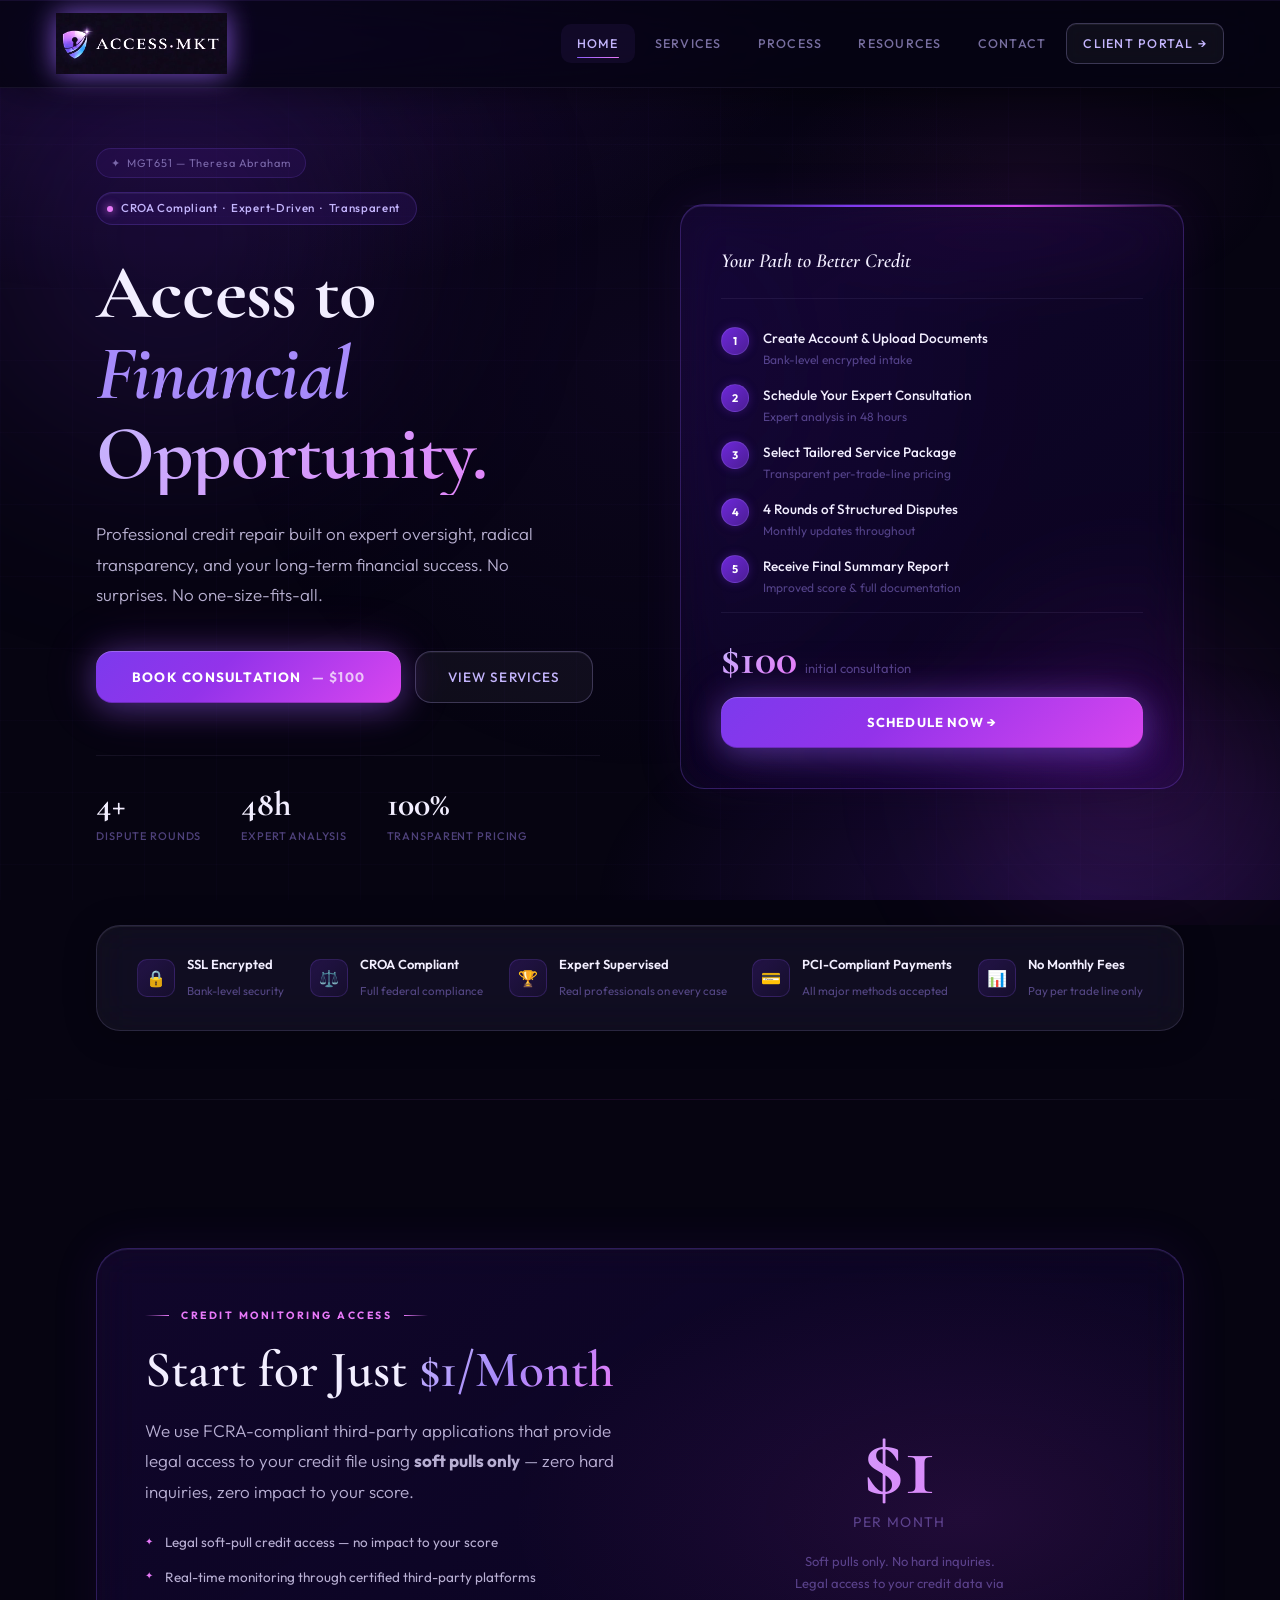
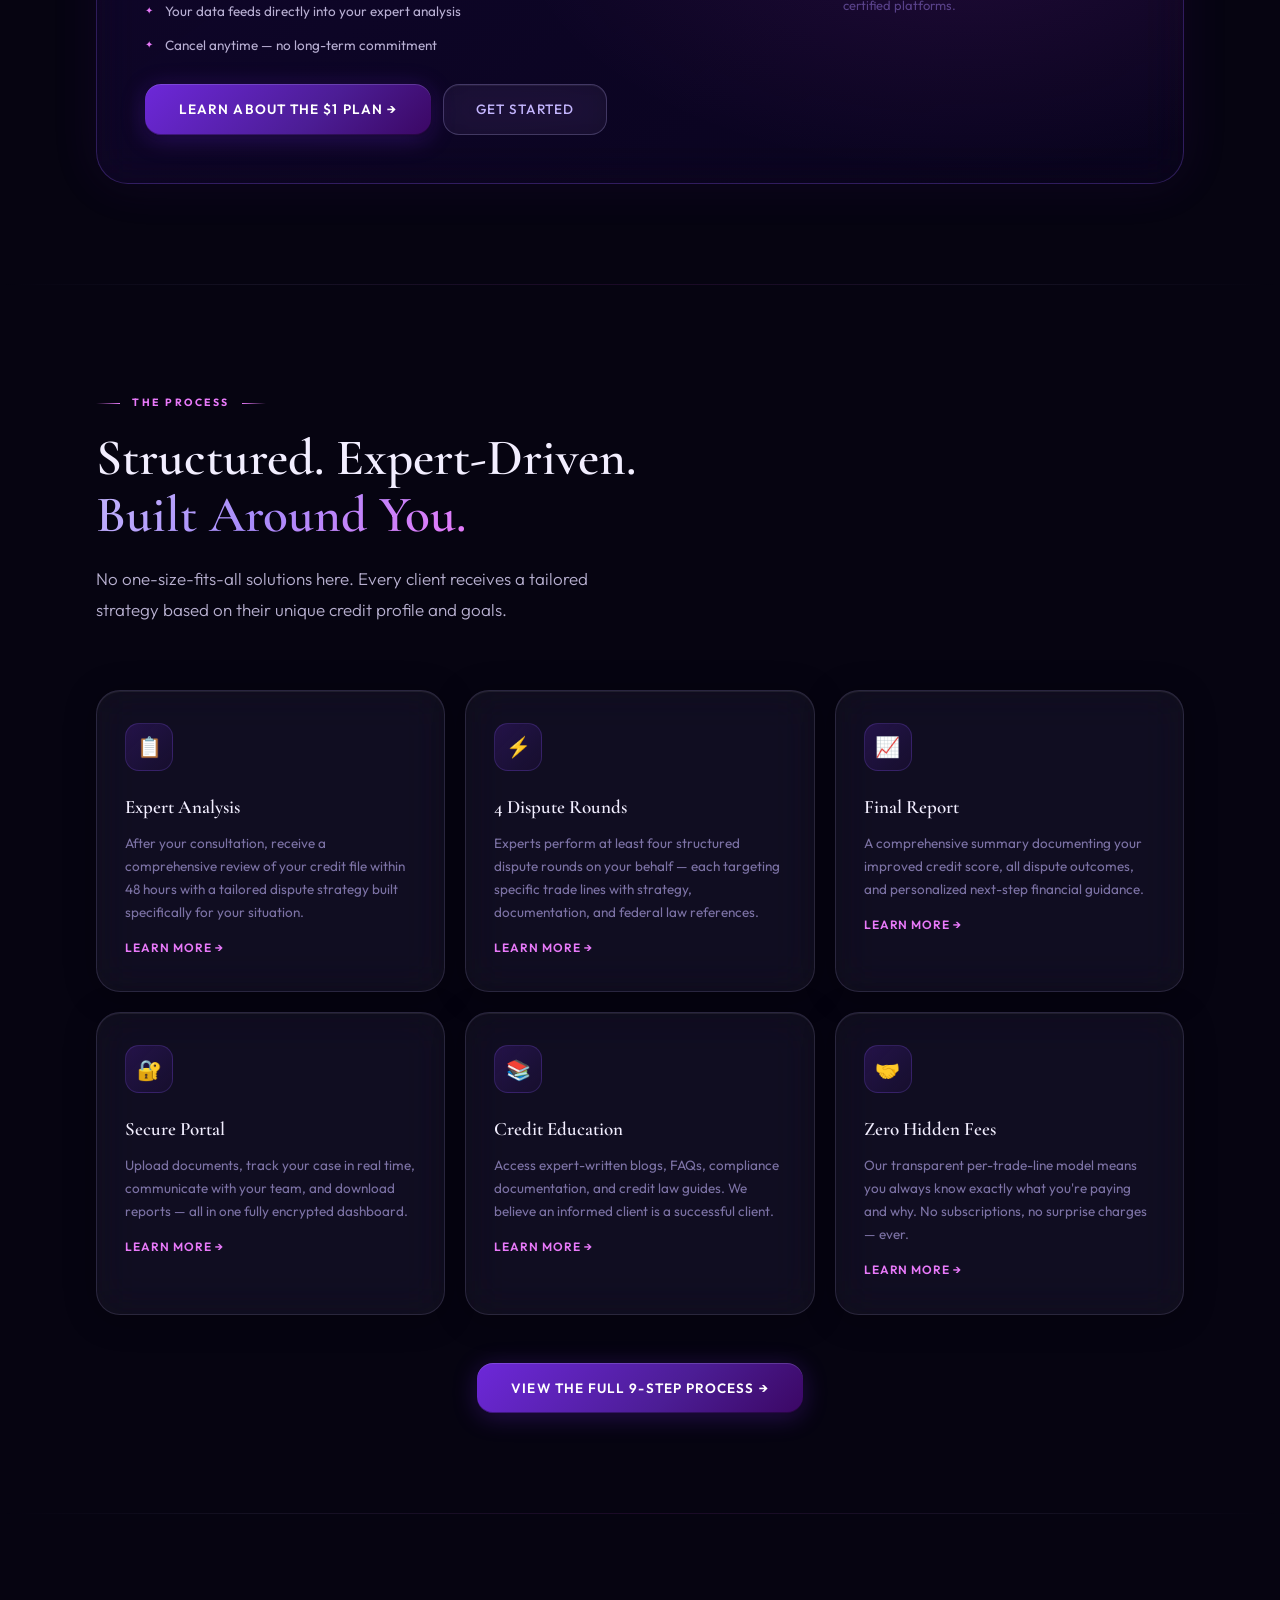
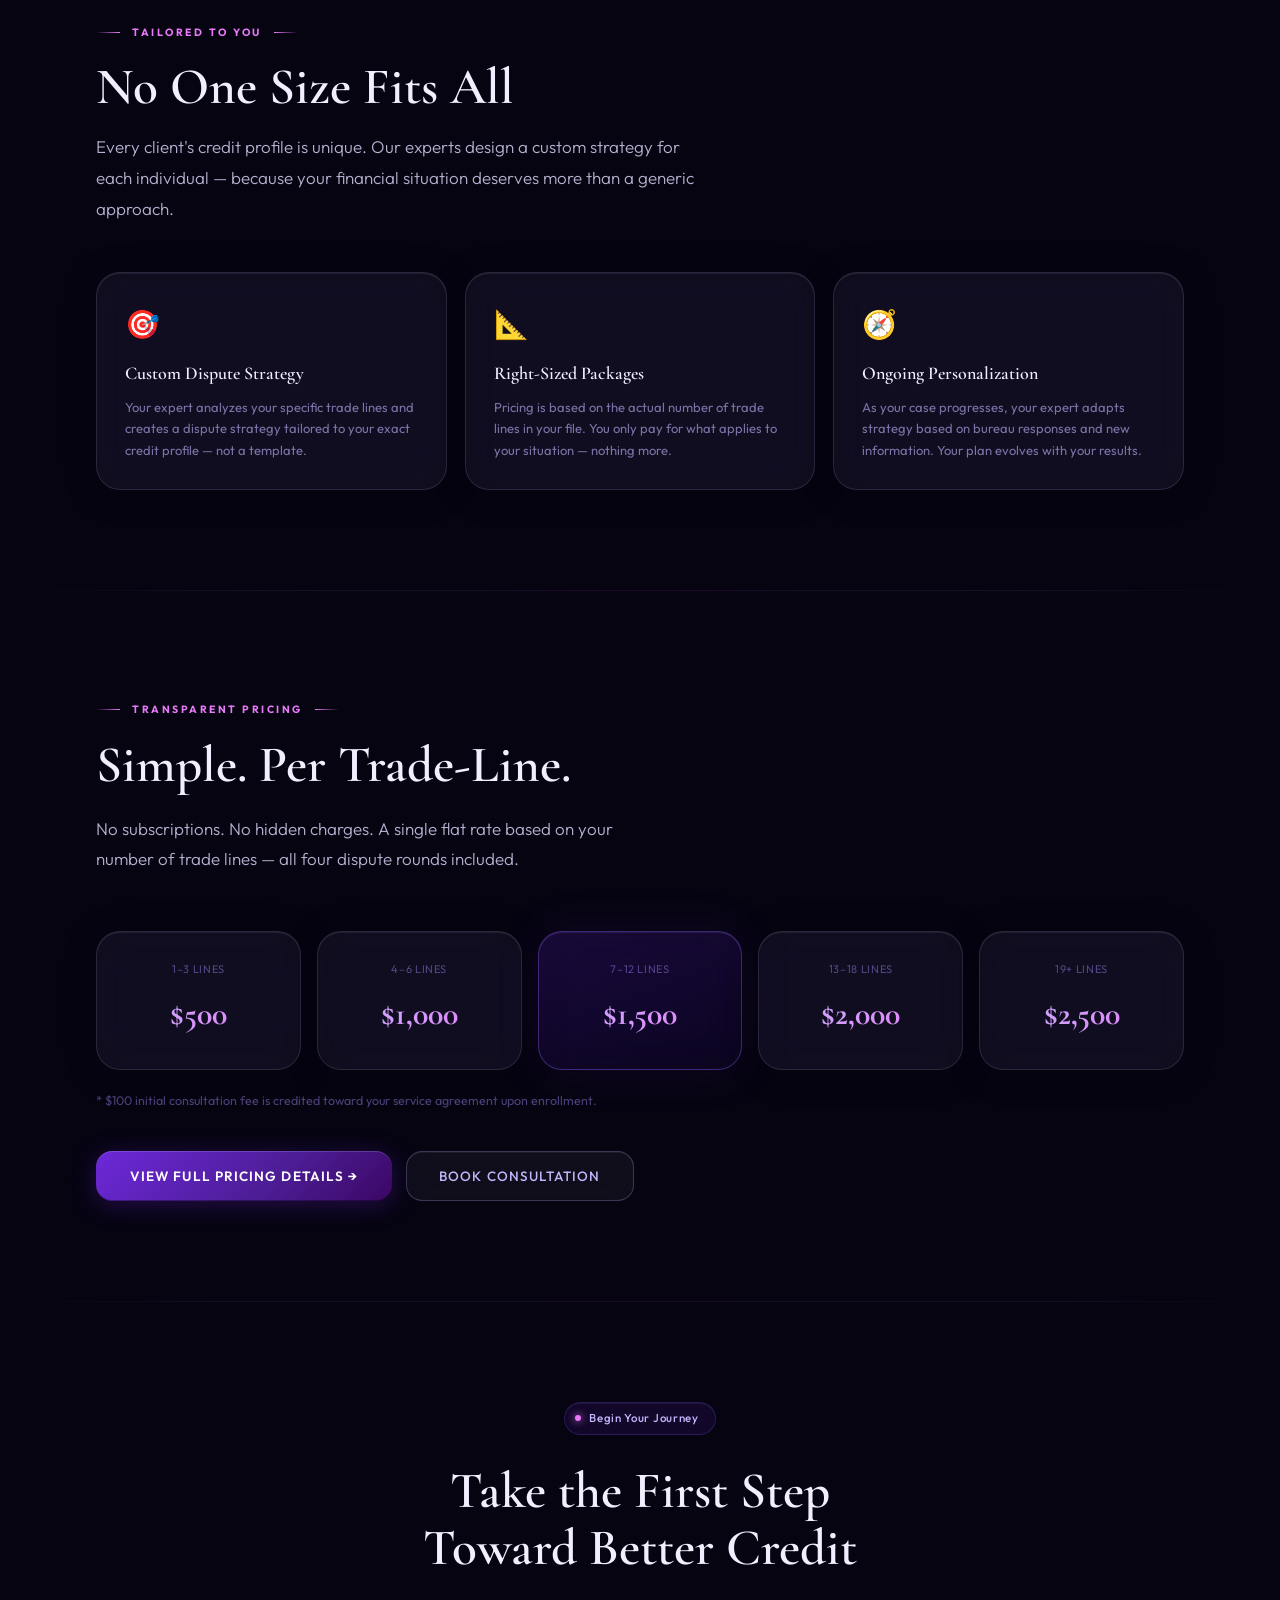
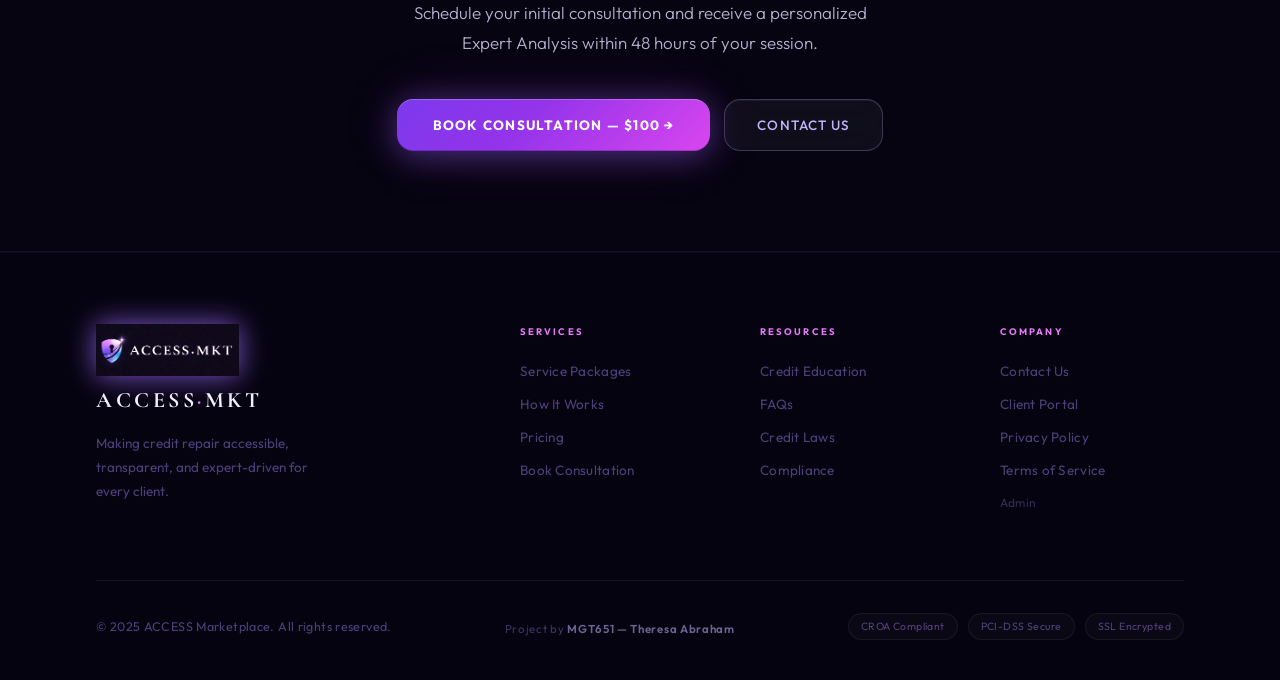
<file: index.html>
<!DOCTYPE html>
<html lang="en">
<head>
  <meta charset="UTF-8"/>
  <meta name="viewport" content="width=device-width, initial-scale=1.0"/>
  <title>ACCESS Marketplace — Financial Opportunity Starts Here</title>
  <link rel="stylesheet" href="styles.css"/>
  <style>
    .hero { min-height: calc(100vh - var(--nav-h)); display:flex; align-items:center; padding:60px 0 80px; position:relative; overflow:hidden; }
    .hero-orb-1 { position:absolute; width:700px; height:700px; top:-200px; left:-180px; background:radial-gradient(circle,rgba(76,29,149,.30) 0%,transparent 65%); filter:blur(80px); pointer-events:none; }
    .hero-orb-2 { position:absolute; width:500px; height:500px; bottom:-100px; right:-100px; background:radial-gradient(circle,rgba(217,70,239,.12) 0%,transparent 65%); filter:blur(60px); pointer-events:none; }
    .hero-layout { display:grid; grid-template-columns:1fr 1fr; gap:80px; align-items:center; }
    .hero-desc { margin:24px 0 40px; font-size:17px; color:var(--text-200); line-height:1.8; font-weight:300; max-width:440px; }
    .hero-actions { display:flex; gap:14px; flex-wrap:wrap; margin-bottom:52px; }
    .hero-stats { display:flex; gap:40px; padding-top:32px; border-top:1px solid var(--border-0); }
    .stat-val { font-family:'Cormorant Garamond',serif; font-size:34px; font-weight:700; color:var(--text-100); line-height:1; }
    .stat-label { font-size:11px; font-weight:500; letter-spacing:.08em; color:var(--text-400); margin-top:5px; text-transform:uppercase; }
    .hero-card { padding:40px; position:relative; }
    .hero-card::before { content:''; position:absolute; top:0; left:0; right:0; height:2px; border-radius:24px 24px 0 0; background:linear-gradient(90deg,transparent,var(--p-400),var(--pk-400),transparent); }
    .hero-card-label { font-family:'Cormorant Garamond',serif; font-size:20px; font-weight:600; font-style:italic; color:var(--text-100); margin-bottom:28px; padding-bottom:20px; border-bottom:1px solid var(--border-0); }
    .pm-row { display:flex; align-items:flex-start; gap:14px; margin-bottom:14px; }
    .pm-num { width:28px; height:28px; border-radius:50%; background:linear-gradient(135deg,var(--p-500),var(--p-700)); border:1px solid rgba(196,181,253,.15); display:flex; align-items:center; justify-content:center; font-size:11px; font-weight:700; color:white; flex-shrink:0; box-shadow:0 0 10px rgba(109,40,217,.35); }
    .pm-title { font-size:13.5px; font-weight:500; color:var(--text-100); }
    .pm-sub { font-size:12px; color:var(--text-400); margin-top:1px; }
    .hero-card-price { padding-top:24px; border-top:1px solid var(--border-0); }
    .price-row { display:flex; align-items:baseline; gap:8px; margin-bottom:16px; }
    .price-big { font-family:'Cormorant Garamond',serif; font-size:44px; font-weight:700; background:linear-gradient(135deg,var(--p-100),var(--pk-300)); -webkit-background-clip:text; -webkit-text-fill-color:transparent; background-clip:text; line-height:1; }
    .price-note { font-size:13px; color:var(--text-400); }
    .trust-bar { padding:28px 40px; display:flex; align-items:center; justify-content:space-between; gap:24px; flex-wrap:wrap; }
    .trust-item { display:flex; align-items:center; gap:12px; }
    .trust-ico { width:38px; height:38px; border-radius:10px; background:linear-gradient(135deg,rgba(109,40,217,.2),rgba(76,29,149,.1)); border:1px solid rgba(139,92,246,.2); display:flex; align-items:center; justify-content:center; font-size:16px; flex-shrink:0; }
    .trust-item strong { display:block; font-size:13px; font-weight:600; color:var(--text-100); }
    .trust-item span { font-size:11.5px; color:var(--text-400); }

    /* Feature cards — clickable */
    .feat-grid { display:grid; grid-template-columns:repeat(3,1fr); gap:20px; margin-top:64px; }
    .feat-card { padding:32px 28px; text-decoration:none; color:inherit; display:block; }
    .feat-card:hover { text-decoration:none; }
    .feat-icon { width:48px; height:48px; border-radius:14px; background:linear-gradient(135deg,rgba(109,40,217,.22),rgba(76,29,149,.10)); border:1px solid rgba(139,92,246,.22); display:flex; align-items:center; justify-content:center; font-size:20px; margin-bottom:20px; }
    .feat-card h3 { font-family:'Cormorant Garamond',serif; font-size:19px; font-weight:600; margin-bottom:10px; color:var(--text-100); }
    .feat-card p { font-size:13.5px; color:var(--text-300); line-height:1.7; }
    .feat-link { font-size:12px; font-weight:600; letter-spacing:.08em; text-transform:uppercase; color:var(--pk-300); margin-top:14px; display:inline-flex; align-items:center; gap:6px; transition:gap .2s; }
    .feat-card:hover .feat-link { gap:10px; }

    /* $1 sub section */
    .sub-banner { padding:48px; margin:0; border-radius:var(--r-xl); position:relative; overflow:hidden; }
    .sub-banner::before { content:''; position:absolute; inset:0; background:radial-gradient(ellipse 70% 80% at 80% 50%,rgba(217,70,239,.10) 0%,transparent 60%); pointer-events:none; }
    .sub-layout { display:grid; grid-template-columns:1fr 1fr; gap:48px; align-items:center; }
    .sub-price-display { text-align:center; }
    .sub-dollar { font-family:'Cormorant Garamond',serif; font-size:96px; font-weight:700; line-height:1; background:linear-gradient(135deg,var(--p-100),var(--pk-300)); -webkit-background-clip:text; -webkit-text-fill-color:transparent; background-clip:text; }
    .sub-per { font-size:14px; color:var(--text-400); letter-spacing:.10em; text-transform:uppercase; }
    .sub-feature { display:flex; align-items:center; gap:12px; margin-bottom:12px; font-size:13.5px; color:var(--text-200); }
    .sub-feature::before { content:'✦'; color:var(--pk-300); font-size:10px; flex-shrink:0; }

    /* No One Size section */
    .noss-grid { display:grid; grid-template-columns:repeat(3,1fr); gap:18px; margin-top:48px; }
    .noss-card { padding:28px; }
    .noss-card h4 { font-family:'Cormorant Garamond',serif; font-size:18px; font-weight:600; margin-bottom:8px; color:var(--text-100); }
    .noss-card p { font-size:13px; color:var(--text-300); line-height:1.65; }

    /* Pricing */
    .pricing-row { display:flex; gap:16px; flex-wrap:wrap; margin-top:56px; }
    .p-card { flex:1; min-width:150px; padding:28px 20px; text-align:center; }
    .p-card.featured { background:linear-gradient(160deg,rgba(109,40,217,.18),rgba(76,29,149,.08)); border-color:rgba(139,92,246,.38); }
    .p-range { font-size:11px; color:var(--text-400); letter-spacing:.06em; margin-bottom:10px; text-transform:uppercase; }
    .p-val { font-family:'Cormorant Garamond',serif; font-size:32px; font-weight:700; background:linear-gradient(135deg,var(--p-100),var(--pk-300)); -webkit-background-clip:text; -webkit-text-fill-color:transparent; background-clip:text; }

    .italic { font-style:italic; color:var(--p-200); }
    .highlight { display:block; background:linear-gradient(135deg,var(--p-100) 0%,var(--pk-300) 100%); -webkit-background-clip:text; -webkit-text-fill-color:transparent; background-clip:text; }
    .grad { background:linear-gradient(135deg,var(--p-100) 0%,var(--p-200) 45%,var(--pk-300) 100%); -webkit-background-clip:text; -webkit-text-fill-color:transparent; background-clip:text; }
  </style>
</head>
<body>
<nav>
  <a href="index.html" class="nav-logo"><img src="logo.png" class="nav-logo-img" alt="ACCESS MKT Logo"/></a>
  <ul class="nav-links">
    <li><a href="index.html" class="active">Home</a></li>
    <li><a href="services.html">Services</a></li>
    <li><a href="process.html">Process</a></li>
    <li><a href="education.html">Resources</a></li>
    <li><a href="contact.html">Contact</a></li>
    <li><a href="portal.html" class="nav-portal">Client Portal &rarr;</a></li>
  </ul>
</nav>

<div class="page-wrap">

  <!-- HERO -->
  <section style="padding:0;">
    <div class="hero">
      <div class="hero-orb-1"></div>
      <div class="hero-orb-2"></div>
      <div class="container">
        <div class="hero-layout">
          <div class="anim">
            <div style="display:inline-flex;align-items:center;gap:7px;padding:5px 14px;background:rgba(109,40,217,0.10);border:1px solid rgba(139,92,246,0.18);border-radius:100px;font-size:11px;letter-spacing:0.08em;color:rgba(196,181,253,0.55);margin-bottom:14px;">
              ✦ &nbsp;MGT651 — Theresa Abraham
            </div>
            <div class="badge" style="margin-bottom:28px;"><span class="badge-dot"></span> CROA Compliant &nbsp;·&nbsp; Expert-Driven &nbsp;·&nbsp; Transparent</div>
            <h1 class="display">Access to<br/><span class="italic">Financial</span><br/><span class="highlight">Opportunity.</span></h1>
            <p class="hero-desc">Professional credit repair built on expert oversight, radical transparency, and your long-term financial success. No surprises. No one-size-fits-all.</p>
            <div class="hero-actions">
              <a href="portal.html" class="btn-accent">Book Consultation <span style="opacity:.7">— $100</span></a>
              <a href="services.html" class="btn-secondary">View Services</a>
            </div>
            <div class="hero-stats">
              <div><div class="stat-val">4+</div><div class="stat-label">Dispute Rounds</div></div>
              <div><div class="stat-val">48h</div><div class="stat-label">Expert Analysis</div></div>
              <div><div class="stat-val">100%</div><div class="stat-label">Transparent Pricing</div></div>
            </div>
          </div>

          <div class="glass glass-accent hero-card anim anim-2">
            <div class="hero-card-label">Your Path to Better Credit</div>
            <div class="pm-row"><div class="pm-num">1</div><div><div class="pm-title">Create Account &amp; Upload Documents</div><div class="pm-sub">Bank-level encrypted intake</div></div></div>
            <div class="pm-row"><div class="pm-num">2</div><div><div class="pm-title">Schedule Your Expert Consultation</div><div class="pm-sub">Expert analysis in 48 hours</div></div></div>
            <div class="pm-row"><div class="pm-num">3</div><div><div class="pm-title">Select Tailored Service Package</div><div class="pm-sub">Transparent per-trade-line pricing</div></div></div>
            <div class="pm-row"><div class="pm-num">4</div><div><div class="pm-title">4 Rounds of Structured Disputes</div><div class="pm-sub">Monthly updates throughout</div></div></div>
            <div class="pm-row"><div class="pm-num">5</div><div><div class="pm-title">Receive Final Summary Report</div><div class="pm-sub">Improved score &amp; full documentation</div></div></div>
            <div class="hero-card-price">
              <div class="price-row"><span class="price-big">$100</span><span class="price-note">initial consultation</span></div>
              <a href="portal.html" class="btn-accent" style="width:100%; font-size:13px;">Schedule Now &rarr;</a>
            </div>
          </div>
        </div>
      </div>
    </div>
  </section>

  <!-- TRUST BAR -->
  <div class="container" style="padding-bottom:20px;">
    <div class="glass static trust-bar anim anim-1">
      <div class="trust-item"><div class="trust-ico">🔒</div><div><strong>SSL Encrypted</strong><span>Bank-level security</span></div></div>
      <div class="trust-item"><div class="trust-ico">⚖️</div><div><strong>CROA Compliant</strong><span>Full federal compliance</span></div></div>
      <div class="trust-item"><div class="trust-ico">🏆</div><div><strong>Expert Supervised</strong><span>Real professionals on every case</span></div></div>
      <div class="trust-item"><div class="trust-ico">💳</div><div><strong>PCI-Compliant Payments</strong><span>All major methods accepted</span></div></div>
      <div class="trust-item"><div class="trust-ico">📊</div><div><strong>No Monthly Fees</strong><span>Pay per trade line only</span></div></div>
    </div>
  </div>

  <div class="divider" style="margin:48px 0;"></div>

  <!-- $1 SUBSCRIPTION BANNER -->
  <section class="section">
    <div class="container">
      <div class="glass glass-accent sub-banner anim">
        <div class="sub-layout">
          <div>
            <div class="eyebrow">Credit Monitoring Access</div>
            <h2 class="heading">Start for Just <span class="grad">$1/Month</span></h2>
            <p class="lead" style="margin-top:16px; margin-bottom:24px;">We use FCRA-compliant third-party applications that provide legal access to your credit file using <strong>soft pulls only</strong> — zero hard inquiries, zero impact to your score.</p>
            <div class="sub-feature">Legal soft-pull credit access — no impact to your score</div>
            <div class="sub-feature">Real-time monitoring through certified third-party platforms</div>
            <div class="sub-feature">Your data feeds directly into your expert analysis</div>
            <div class="sub-feature">Cancel anytime — no long-term commitment</div>
            <div style="margin-top:28px; display:flex; gap:12px; flex-wrap:wrap;">
              <a href="services.html#subscription" class="btn-primary">Learn About the $1 Plan &rarr;</a>
              <a href="portal.html" class="btn-secondary">Get Started</a>
            </div>
          </div>
          <div class="sub-price-display">
            <div class="sub-dollar">$1</div>
            <div class="sub-per">Per Month</div>
            <p style="font-size:13px; color:var(--text-400); margin-top:16px; max-width:220px; margin-left:auto; margin-right:auto; line-height:1.7;">Soft pulls only. No hard inquiries. Legal access to your credit data via certified platforms.</p>
          </div>
        </div>
      </div>
    </div>
  </section>

  <div class="divider"></div>

  <!-- FEATURES — 6 clickable cards -->
  <section class="section">
    <div class="container">
      <div class="eyebrow">The Process</div>
      <h2 class="heading">Structured. Expert-Driven.<br/><span class="grad">Built Around You.</span></h2>
      <p class="lead" style="margin-top:20px; max-width:540px;">No one-size-fits-all solutions here. Every client receives a tailored strategy based on their unique credit profile and goals.</p>

      <div class="feat-grid">
        <a href="education.html#expert-analysis" class="glass feat-card anim anim-1">
          <div class="feat-icon">📋</div>
          <h3>Expert Analysis</h3>
          <p>After your consultation, receive a comprehensive review of your credit file within 48 hours with a tailored dispute strategy built specifically for your situation.</p>
          <span class="feat-link">Learn More →</span>
        </a>
        <a href="education.html#dispute-rounds" class="glass feat-card anim anim-2">
          <div class="feat-icon">⚡</div>
          <h3>4 Dispute Rounds</h3>
          <p>Experts perform at least four structured dispute rounds on your behalf — each targeting specific trade lines with strategy, documentation, and federal law references.</p>
          <span class="feat-link">Learn More →</span>
        </a>
        <a href="education.html#final-report" class="glass feat-card anim anim-3">
          <div class="feat-icon">📈</div>
          <h3>Final Report</h3>
          <p>A comprehensive summary documenting your improved credit score, all dispute outcomes, and personalized next-step financial guidance.</p>
          <span class="feat-link">Learn More →</span>
        </a>
        <a href="education.html#secure-portal" class="glass feat-card anim anim-1">
          <div class="feat-icon">🔐</div>
          <h3>Secure Portal</h3>
          <p>Upload documents, track your case in real time, communicate with your team, and download reports — all in one fully encrypted dashboard.</p>
          <span class="feat-link">Learn More →</span>
        </a>
        <a href="education.html#credit-education" class="glass feat-card anim anim-2">
          <div class="feat-icon">📚</div>
          <h3>Credit Education</h3>
          <p>Access expert-written blogs, FAQs, compliance documentation, and credit law guides. We believe an informed client is a successful client.</p>
          <span class="feat-link">Learn More →</span>
        </a>
        <a href="education.html#transparent-pricing" class="glass feat-card anim anim-3">
          <div class="feat-icon">🤝</div>
          <h3>Zero Hidden Fees</h3>
          <p>Our transparent per-trade-line model means you always know exactly what you're paying and why. No subscriptions, no surprise charges — ever.</p>
          <span class="feat-link">Learn More →</span>
        </a>
      </div>

      <div style="margin-top:48px; text-align:center;">
        <a href="process.html" class="btn-primary">View the Full 9-Step Process &rarr;</a>
      </div>
    </div>
  </section>

  <div class="divider"></div>

  <!-- NO ONE SIZE FITS ALL -->
  <section class="section">
    <div class="container">
      <div class="eyebrow">Tailored To You</div>
      <h2 class="heading">No One Size Fits All</h2>
      <p class="lead" style="margin-top:16px; max-width:600px;">Every client's credit profile is unique. Our experts design a custom strategy for each individual — because your financial situation deserves more than a generic approach.</p>

      <div class="noss-grid">
        <div class="glass noss-card anim anim-1">
          <div style="font-size:28px; margin-bottom:12px;">🎯</div>
          <h4>Custom Dispute Strategy</h4>
          <p>Your expert analyzes your specific trade lines and creates a dispute strategy tailored to your exact credit profile — not a template.</p>
        </div>
        <div class="glass noss-card anim anim-2">
          <div style="font-size:28px; margin-bottom:12px;">📐</div>
          <h4>Right-Sized Packages</h4>
          <p>Pricing is based on the actual number of trade lines in your file. You only pay for what applies to your situation — nothing more.</p>
        </div>
        <div class="glass noss-card anim anim-3">
          <div style="font-size:28px; margin-bottom:12px;">🧭</div>
          <h4>Ongoing Personalization</h4>
          <p>As your case progresses, your expert adapts strategy based on bureau responses and new information. Your plan evolves with your results.</p>
        </div>
      </div>
    </div>
  </section>

  <div class="divider"></div>

  <!-- PRICING PREVIEW -->
  <section class="section">
    <div class="container">
      <div class="eyebrow">Transparent Pricing</div>
      <h2 class="heading">Simple. Per Trade-Line.</h2>
      <p class="lead" style="margin-top:20px; max-width:520px;">No subscriptions. No hidden charges. A single flat rate based on your number of trade lines — all four dispute rounds included.</p>
      <div class="pricing-row">
        <div class="glass p-card anim anim-1"><div class="p-range">1–3 Lines</div><div class="p-val">$500</div></div>
        <div class="glass p-card anim anim-2"><div class="p-range">4–6 Lines</div><div class="p-val">$1,000</div></div>
        <div class="glass glass-accent p-card featured anim anim-3"><div class="p-range">7–12 Lines</div><div class="p-val">$1,500</div></div>
        <div class="glass p-card anim anim-4"><div class="p-range">13–18 Lines</div><div class="p-val">$2,000</div></div>
        <div class="glass p-card anim anim-5"><div class="p-range">19+ Lines</div><div class="p-val">$2,500</div></div>
      </div>
      <p style="margin-top:20px; font-size:12.5px; color:var(--text-400);">* $100 initial consultation fee is credited toward your service agreement upon enrollment.</p>
      <div style="margin-top:40px; display:flex; gap:14px; flex-wrap:wrap;">
        <a href="services.html" class="btn-primary">View Full Pricing Details &rarr;</a>
        <a href="portal.html" class="btn-secondary">Book Consultation</a>
      </div>
    </div>
  </section>

  <div class="divider"></div>

  <!-- CTA -->
  <section class="section" style="text-align:center;">
    <div class="container">
      <div class="badge" style="margin:0 auto 28px;"><span class="badge-dot"></span> Begin Your Journey</div>
      <h2 class="heading" style="max-width:540px; margin:0 auto 20px;">Take the First Step<br/>Toward Better Credit</h2>
      <p class="lead" style="max-width:460px; margin:0 auto 40px;">Schedule your initial consultation and receive a personalized Expert Analysis within 48 hours of your session.</p>
      <div style="display:flex; gap:14px; justify-content:center; flex-wrap:wrap;">
        <a href="portal.html" class="btn-accent">Book Consultation — $100 &rarr;</a>
        <a href="contact.html" class="btn-secondary">Contact Us</a>
      </div>
    </div>
  </section>

</div>

<footer>
  <div class="footer-inner">
    <div class="footer-grid">
      <div>
        <a href="index.html" class="nav-logo" style="font-size:22px;flex-direction:column;align-items:flex-start;gap:6px;">
          <img src="logo.png" class="nav-logo-img" alt="ACCESS MKT Logo" style="height:52px;width:auto;"/>
          <span>ACCESS<span class="dot">·</span>MKT</span>
        </a>
        <p class="footer-brand-desc">Making credit repair accessible, transparent, and expert-driven for every client.</p>
      </div>
      <div>
        <div class="footer-col-title">Services</div>
        <div class="footer-col">
          <a href="services.html">Service Packages</a>
          <a href="process.html">How It Works</a>
          <a href="services.html">Pricing</a>
          <a href="portal.html">Book Consultation</a>
        </div>
      </div>
      <div>
        <div class="footer-col-title">Resources</div>
        <div class="footer-col">
          <a href="education.html">Credit Education</a>
          <a href="education.html">FAQs</a>
          <a href="education.html">Credit Laws</a>
          <a href="education.html">Compliance</a>
        </div>
      </div>
      <div>
        <div class="footer-col-title">Company</div>
        <div class="footer-col">
          <a href="contact.html">Contact Us</a>
          <a href="portal.html">Client Portal</a>
          <a href="#">Privacy Policy</a>
          <a href="#">Terms of Service</a>
          <a href="admin.html" style="margin-top:8px; color:rgba(167,139,250,.30); font-size:12px;">Admin</a>
        </div>
      </div>
    </div>
    <div class="footer-bottom">
      <p>&copy; 2025 ACCESS Marketplace. All rights reserved.</p>
      <p style="font-size:11.5px; color:rgba(167,139,250,0.35); margin-top:6px; letter-spacing:0.06em;">Project by <span style="color:rgba(196,181,253,0.55); font-weight:600;">MGT651 — Theresa Abraham</span></p>
      <div class="trust-chips">
        <span class="trust-chip">CROA Compliant</span>
        <span class="trust-chip">PCI-DSS Secure</span>
        <span class="trust-chip">SSL Encrypted</span>
      </div>
    </div>
  </div>
</footer>
</body>
</html>
</file>
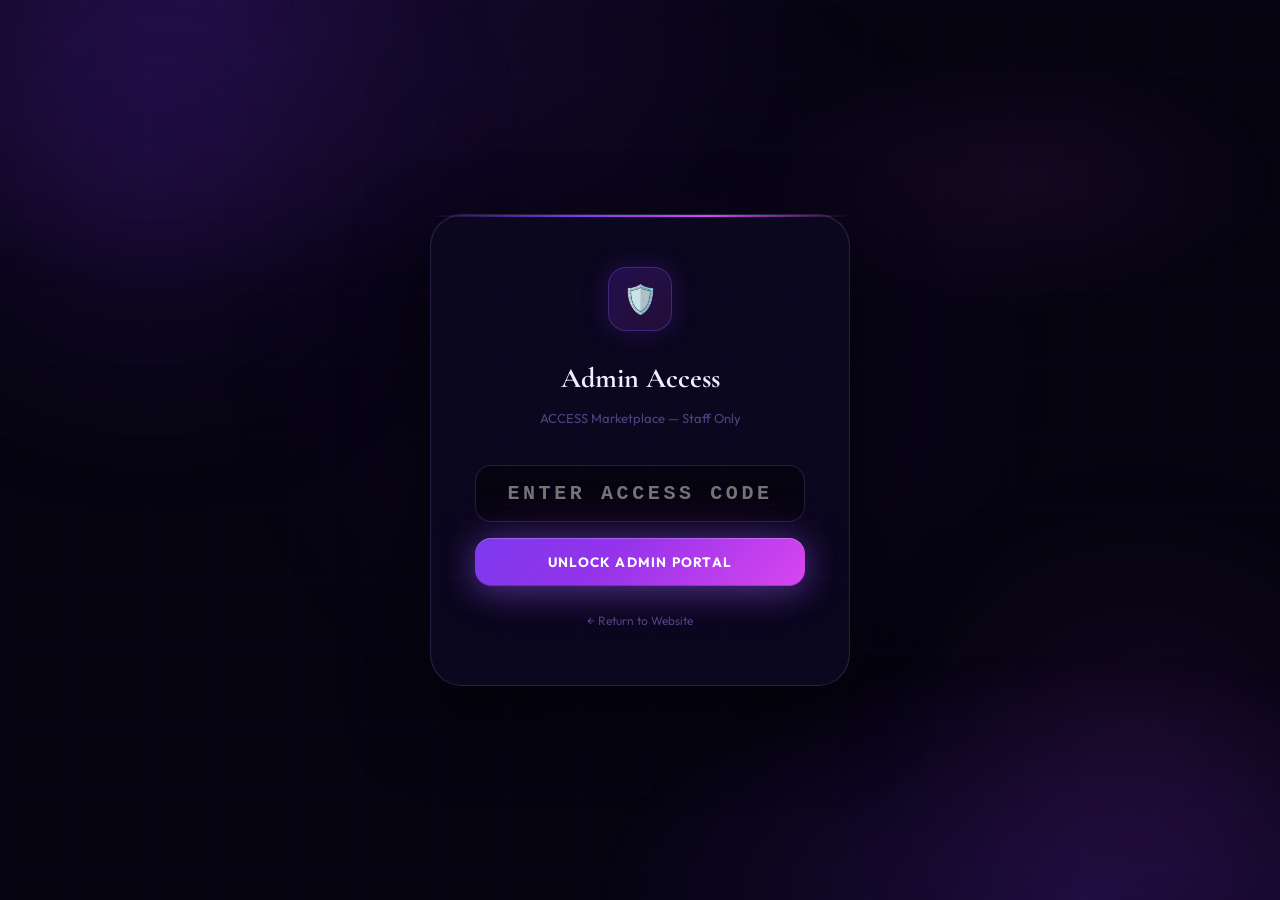
<file: admin (1).html>
<!DOCTYPE html>
<html lang="en">
<head>
  <meta charset="UTF-8"/>
  <meta name="viewport" content="width=device-width, initial-scale=1.0"/>
  <title>Admin Panel — ACCESS Marketplace</title>
  <link rel="stylesheet" href="styles.css"/>
  <style>
    /* ── Gate ── */
    .gate{min-height:100vh;display:flex;align-items:center;justify-content:center;padding:40px 24px;position:relative;overflow:hidden}
    .g-orb{position:absolute;border-radius:50%;filter:blur(90px);pointer-events:none}
    .g1{width:500px;height:500px;top:-100px;left:-100px;background:radial-gradient(circle,rgba(109,40,217,.25) 0%,transparent 70%)}
    .g2{width:400px;height:400px;bottom:-60px;right:-60px;background:radial-gradient(circle,rgba(217,70,239,.12) 0%,transparent 70%)}
    .gate-card{width:100%;max-width:420px;background:rgba(12,8,32,.88);border:1px solid var(--border-1);border-radius:var(--r-xl);backdrop-filter:blur(32px);padding:52px 44px;box-shadow:inset 0 1px 0 rgba(196,181,253,.10),0 32px 80px rgba(0,0,0,.55);position:relative}
    .gate-card::before{content:'';position:absolute;top:0;left:0;right:0;height:2px;border-radius:24px 24px 0 0;background:linear-gradient(90deg,transparent,var(--p-400),var(--pk-400),transparent)}
    .gate-ico{width:64px;height:64px;border-radius:18px;background:linear-gradient(135deg,rgba(109,40,217,.25),rgba(217,70,239,.12));border:1px solid rgba(139,92,246,.30);display:flex;align-items:center;justify-content:center;font-size:28px;margin:0 auto 24px;box-shadow:0 0 24px rgba(109,40,217,.25)}
    .gate-title{font-family:'Cormorant Garamond',serif;font-size:28px;font-weight:700;text-align:center;color:var(--text-100);margin-bottom:6px}
    .gate-sub{text-align:center;font-size:13px;color:var(--text-400);margin-bottom:36px}
    .code-input{width:100%;background:rgba(0,0,0,.40);border:1px solid var(--border-1);border-radius:var(--r-md);padding:16px 20px;font-family:'Courier New',monospace;font-size:20px;font-weight:700;letter-spacing:.18em;color:var(--p-100);text-align:center;text-transform:uppercase;outline:none;transition:border-color .25s,box-shadow .25s;margin-bottom:16px}
    .code-input:focus{border-color:rgba(139,92,246,.55);box-shadow:0 0 0 3px rgba(109,40,217,.12)}
    .code-input.err{border-color:rgba(239,68,68,.5);animation:shake .4s ease}
    @keyframes shake{0%,100%{transform:translateX(0)}20%,60%{transform:translateX(-6px)}40%,80%{transform:translateX(6px)}}
    .gate-error{display:none;text-align:center;font-size:12.5px;color:#f87171;margin-bottom:12px}

    /* ── Admin shell ── */
    .admin-shell{display:none;min-height:100vh;flex-direction:row}
    /* Sidebar */
    .sidebar{width:260px;flex-shrink:0;background:rgba(6,4,17,.95);border-right:1px solid var(--border-0);display:flex;flex-direction:column;position:fixed;top:0;left:0;bottom:0;z-index:100;padding:28px 20px}
    .sb-logo{font-family:'Cormorant Garamond',serif;font-size:20px;font-weight:700;letter-spacing:.14em;color:var(--text-100);margin-bottom:6px}
    .sb-logo span{color:var(--pk-300)}
    .sb-badge{display:inline-flex;align-items:center;gap:6px;padding:4px 12px;background:rgba(217,70,239,.12);border:1px solid rgba(217,70,239,.28);border-radius:100px;font-size:10px;font-weight:700;letter-spacing:.10em;text-transform:uppercase;color:var(--pk-100);margin-bottom:28px}
    .sb-nav{display:flex;flex-direction:column;gap:4px;flex:1}
    .sb-btn{display:flex;align-items:center;gap:12px;padding:11px 14px;border-radius:var(--r-md);background:transparent;border:none;font-family:'Outfit',sans-serif;font-size:13.5px;font-weight:500;color:var(--text-400);cursor:pointer;transition:all .2s;text-align:left;width:100%}
    .sb-btn:hover{background:var(--glass-1);color:var(--text-200)}
    .sb-btn.active{background:rgba(109,40,217,.18);border:1px solid rgba(139,92,246,.25);color:var(--p-100)}
    .sb-icon{width:28px;height:28px;display:flex;align-items:center;justify-content:center;font-size:16px;flex-shrink:0}
    .sb-divider{height:1px;background:var(--border-0);margin:16px 0}
    .sb-bottom{padding-top:16px}
    .sb-clock{font-size:11px;color:var(--text-400);margin-bottom:10px}
    .logout-btn{width:100%;background:transparent;border:1px solid var(--border-1);color:var(--text-400);padding:9px;border-radius:var(--r-sm);font-family:'Outfit',sans-serif;font-size:12px;letter-spacing:.06em;text-transform:uppercase;cursor:pointer;transition:all .2s}
    .logout-btn:hover{border-color:var(--border-2);color:var(--p-100)}

    /* ── Main content ── */
    .main-content{margin-left:260px;flex:1;padding:36px 40px;min-height:100vh}
    .admin-panel{display:none}
    .admin-panel.active{display:block}
    .page-title{font-family:'Cormorant Garamond',serif;font-size:32px;font-weight:600;color:var(--text-100);margin-bottom:6px}
    .page-sub{font-size:13.5px;color:var(--text-400);margin-bottom:28px}

    /* ── Stats ── */
    .stats-row{display:grid;grid-template-columns:repeat(4,1fr);gap:16px;margin-bottom:28px}
    .stat-card{padding:22px 24px;background:var(--glass-1);border:1px solid var(--border-1);border-radius:var(--r-lg);backdrop-filter:blur(20px)}
    .stat-lbl{font-size:10px;font-weight:700;letter-spacing:.18em;text-transform:uppercase;color:var(--text-400);margin-bottom:8px}
    .stat-val{font-family:'Cormorant Garamond',serif;font-size:36px;font-weight:700;background:linear-gradient(135deg,var(--p-100),var(--pk-300));-webkit-background-clip:text;-webkit-text-fill-color:transparent;background-clip:text;line-height:1}

    /* ── Clients table ── */
    .table-toolbar{display:flex;justify-content:space-between;align-items:center;margin-bottom:18px;gap:12px;flex-wrap:wrap}
    .table-toolbar h3{font-family:'Cormorant Garamond',serif;font-size:22px;font-weight:600;color:var(--text-100)}
    .search-box{background:rgba(0,0,0,.35);border:1px solid var(--border-1);border-radius:var(--r-sm);padding:9px 16px;font-family:'Outfit',sans-serif;font-size:13.5px;color:var(--text-100);outline:none;width:220px;transition:border-color .25s}
    .search-box::placeholder{color:var(--text-400)}
    .search-box:focus{border-color:rgba(139,92,246,.4)}
    .clients-tbl{width:100%;border-collapse:collapse;font-size:13px}
    .clients-tbl thead tr{border-bottom:1px solid var(--border-1)}
    .clients-tbl th{padding:12px 14px;text-align:left;font-size:10px;font-weight:700;letter-spacing:.16em;text-transform:uppercase;color:var(--text-400)}
    .clients-tbl tbody tr{border-bottom:1px solid rgba(196,181,253,.04);cursor:pointer;transition:background .18s}
    .clients-tbl tbody tr:hover{background:rgba(139,92,246,.06)}
    .clients-tbl td{padding:14px;color:var(--text-200);vertical-align:middle}
    .cn{font-weight:600;color:var(--text-100)}
    .spill{font-size:11px;display:inline-flex;align-items:center;padding:3px 10px;border-radius:100px;font-weight:600}
    .sp-new{background:rgba(109,40,217,.15);border:1px solid rgba(139,92,246,.25);color:var(--p-100)}
    .sp-active{background:rgba(16,185,129,.12);border:1px solid rgba(16,185,129,.25);color:#6ee7b7}
    .sp-pending{background:rgba(217,70,239,.12);border:1px solid rgba(217,70,239,.25);color:var(--pk-100)}
    .sp-complete{background:rgba(232,184,75,.12);border:1px solid rgba(232,184,75,.25);color:#fcd34d}
    .tbl-empty{text-align:center;padding:52px;color:var(--text-400)}
    .tbl-empty .ei{font-size:36px;margin-bottom:10px}

    /* ── Client modal ── */
    .modal-bg{display:none;position:fixed;inset:0;background:rgba(0,0,0,.65);backdrop-filter:blur(6px);z-index:500;overflow-y:auto;padding:30px 20px}
    .modal-bg.open{display:flex;align-items:flex-start;justify-content:center}
    .modal{width:100%;max-width:840px;background:rgba(12,8,32,.98);border:1px solid var(--border-2);border-radius:var(--r-xl);padding:0;position:relative;box-shadow:0 32px 80px rgba(0,0,0,.7);overflow:hidden}
    .modal::before{content:'';position:absolute;top:0;left:0;right:0;height:2px;background:linear-gradient(90deg,transparent,var(--p-400),var(--pk-400),transparent)}
    .modal-head{padding:28px 36px;border-bottom:1px solid var(--border-0);display:flex;justify-content:space-between;align-items:flex-start;background:rgba(0,0,0,.20)}
    .modal-head h3{font-family:'Cormorant Garamond',serif;font-size:24px;font-weight:600;color:var(--text-100)}
    .modal-head p{font-size:12.5px;color:var(--text-400);margin-top:3px}
    .close-modal{background:var(--glass-1);border:1px solid var(--border-1);color:var(--text-400);width:34px;height:34px;border-radius:50%;font-size:16px;cursor:pointer;display:flex;align-items:center;justify-content:center;transition:all .2s;flex-shrink:0}
    .close-modal:hover{background:var(--glass-2);color:var(--text-100)}
    .modal-tabs{display:flex;gap:0;border-bottom:1px solid var(--border-0);background:rgba(0,0,0,.15)}
    .modal-tab{padding:14px 22px;background:transparent;border:none;border-bottom:2px solid transparent;font-family:'Outfit',sans-serif;font-size:13px;font-weight:500;color:var(--text-400);cursor:pointer;transition:all .2s;margin-bottom:-1px}
    .modal-tab:hover{color:var(--text-200)}
    .modal-tab.active{color:var(--p-100);border-bottom-color:var(--p-300)}
    .modal-body{padding:32px 36px}
    .modal-section{display:none}
    .modal-section.active{display:block}
    .m-grid{display:grid;grid-template-columns:1fr 1fr;gap:16px}
    .m-field{margin-bottom:16px}
    .m-label{font-size:10px;font-weight:700;letter-spacing:.14em;text-transform:uppercase;color:var(--pk-300);margin-bottom:6px}
    .m-input{width:100%;background:rgba(0,0,0,.35);border:1px solid var(--border-1);border-radius:var(--r-sm);padding:11px 14px;font-family:'Outfit',sans-serif;font-size:13.5px;color:var(--text-100);outline:none;transition:border-color .25s}
    .m-input:focus{border-color:rgba(139,92,246,.5)}
    .m-input[readonly]{background:rgba(255,255,255,.02);color:var(--text-300);cursor:default}
    .m-select{width:100%;background:rgba(0,0,0,.35);border:1px solid var(--border-1);border-radius:var(--r-sm);padding:11px 14px;font-family:'Outfit',sans-serif;font-size:13.5px;color:var(--text-100);outline:none;appearance:none;cursor:pointer}
    .m-select option{background:#120d2e}
    .m-textarea{width:100%;background:rgba(0,0,0,.35);border:1px solid var(--border-1);border-radius:var(--r-sm);padding:11px 14px;font-family:'Outfit',sans-serif;font-size:13.5px;color:var(--text-100);outline:none;resize:vertical;min-height:80px}
    .m-divider{height:1px;background:var(--border-0);margin:22px 0}
    .m-section-title{font-size:11px;font-weight:700;letter-spacing:.16em;text-transform:uppercase;color:var(--text-400);margin-bottom:16px}
    .m-actions{display:flex;gap:12px;margin-top:24px}

    /* ── Progress builder ── */
    .prog-preview{padding:16px 20px;background:rgba(0,0,0,.25);border:1px solid var(--border-1);border-radius:var(--r-md);margin-bottom:16px}
    .prog-bar-bg{height:8px;background:rgba(255,255,255,.06);border-radius:100px;overflow:hidden;margin:10px 0 6px}
    .prog-bar-fill{height:100%;border-radius:100px;background:linear-gradient(90deg,var(--p-600),var(--p-300),var(--pk-300));transition:width .5s ease}
    .prog-bar-pct{font-size:13px;font-weight:600;color:var(--p-100)}
    .round-sel{display:grid;grid-template-columns:repeat(3,1fr);gap:8px;margin-bottom:8px}
    .rs-btn{padding:9px 6px;border:1px solid var(--border-1);border-radius:var(--r-sm);background:var(--glass-1);font-family:'Outfit',sans-serif;font-size:11.5px;font-weight:500;color:var(--text-400);cursor:pointer;text-align:center;transition:all .2s}
    .rs-btn:hover{background:var(--glass-2);color:var(--text-200)}
    .rs-btn.sel{background:rgba(109,40,217,.22);border-color:rgba(139,92,246,.45);color:var(--p-100);font-weight:600}

    /* ── Docs admin ── */
    .doc-row-admin{display:flex;align-items:center;gap:12px;padding:14px 16px;background:rgba(0,0,0,.20);border:1px solid var(--border-0);border-radius:var(--r-md);margin-bottom:8px}
    .doc-icon-sm{width:34px;height:34px;border-radius:9px;display:flex;align-items:center;justify-content:center;font-size:16px;flex-shrink:0;background:linear-gradient(135deg,rgba(109,40,217,.18),rgba(76,29,149,.08));border:1px solid rgba(139,92,246,.15)}
    .doc-info{flex:1;min-width:0}
    .doc-name{font-size:13.5px;font-weight:500;color:var(--text-100);white-space:nowrap;overflow:hidden;text-overflow:ellipsis}
    .doc-meta-sm{font-size:11px;color:var(--text-400);margin-top:2px}
    .doc-status-sel{background:rgba(0,0,0,.35);border:1px solid var(--border-1);border-radius:var(--r-sm);padding:5px 10px;font-family:'Outfit',sans-serif;font-size:11.5px;color:var(--text-100);outline:none;cursor:pointer}
    .doc-status-sel option{background:#120d2e}
    .doc-del-btn{padding:5px 12px;background:transparent;border:1px solid rgba(239,68,68,.25);border-radius:var(--r-sm);font-size:11.5px;color:#f87171;cursor:pointer;transition:all .2s;font-family:'Outfit',sans-serif;flex-shrink:0}
    .doc-del-btn:hover{background:rgba(239,68,68,.10);border-color:rgba(239,68,68,.45)}
    .empty-docs-admin{text-align:center;padding:36px;color:var(--text-400);font-size:13.5px}

    /* ── Upload report ── */
    .report-upload-zone{border:2px dashed var(--border-2);border-radius:var(--r-md);padding:28px;text-align:center;cursor:pointer;transition:all .2s;background:rgba(109,40,217,.03)}
    .report-upload-zone:hover{border-color:var(--p-300);background:rgba(109,40,217,.07)}

    /* ── Messages admin ── */
    .msg-thread-admin{height:300px;overflow-y:auto;padding:14px;background:rgba(0,0,0,.20);border:1px solid var(--border-0);border-radius:var(--r-md) var(--r-md) 0 0;display:flex;flex-direction:column;gap:10px}
    .msg-thread-admin::-webkit-scrollbar{width:4px}
    .msg-thread-admin::-webkit-scrollbar-thumb{background:var(--border-1);border-radius:2px}
    .msg-bub{max-width:78%;padding:10px 14px;border-radius:12px;font-size:13.5px;line-height:1.55}
    .msg-bub.client-bub{align-self:flex-start;background:var(--glass-2);border:1px solid var(--border-1);color:var(--text-100);border-radius:12px 12px 12px 3px}
    .msg-bub.admin-bub{align-self:flex-end;background:linear-gradient(135deg,var(--p-500),var(--p-700));color:white;border-radius:12px 12px 3px 12px}
    .mb-who{font-size:10px;font-weight:700;letter-spacing:.06em;text-transform:uppercase;opacity:.65;margin-bottom:3px}
    .mb-time{font-size:10px;opacity:.45;margin-top:3px}
    .msg-input-row-a{display:flex;gap:0;border:1px solid var(--border-1);border-top:none;border-radius:0 0 var(--r-md) var(--r-md);overflow:hidden}
    .msg-inp-a{flex:1;background:rgba(0,0,0,.25);border:none;padding:13px 16px;font-family:'Outfit',sans-serif;font-size:13.5px;color:var(--text-100);outline:none}
    .msg-inp-a::placeholder{color:var(--text-400)}
    .msg-send-a{background:linear-gradient(135deg,var(--p-500),var(--p-700));border:none;padding:0 22px;font-family:'Outfit',sans-serif;font-size:12.5px;font-weight:600;color:white;cursor:pointer;transition:opacity .2s}
    .msg-send-a:hover{opacity:.85}
    .empty-msgs-a{text-align:center;padding:40px;color:var(--text-400);font-size:13.5px}

    /* ── Toast ── */
    .admin-toast{display:none;position:fixed;bottom:28px;left:50%;transform:translateX(-50%);padding:12px 28px;border-radius:100px;font-size:13.5px;font-weight:600;z-index:9999;backdrop-filter:blur(12px);box-shadow:0 8px 32px rgba(0,0,0,.4);white-space:nowrap}
    .t-ok{background:rgba(16,185,129,.18);border:1px solid rgba(16,185,129,.35);color:#6ee7b7}
    .t-err{background:rgba(239,68,68,.15);border:1px solid rgba(239,68,68,.30);color:#f87171}
  </style>
</head>
<body>

<!-- ═════════════════════ GATE ═════════════════════ -->
<div class="gate" id="gate-screen">
  <div class="g-orb g1"></div>
  <div class="g-orb g2"></div>
  <div class="gate-card">
    <div class="gate-ico">🛡️</div>
    <div class="gate-title">Admin Access</div>
    <div class="gate-sub">ACCESS Marketplace — Staff Only</div>
    <input type="password" id="code-input" class="code-input" placeholder="Enter Access Code" maxlength="9" autocomplete="off" onkeydown="if(event.key==='Enter')tryLogin()"/>
    <div class="gate-error" id="gate-error">⛔ Incorrect code. Please try again.</div>
    <button class="btn-accent" style="width:100%;" onclick="tryLogin()">Unlock Admin Portal</button>
    <div style="margin-top:20px;text-align:center;"><a href="index.html" style="font-size:12px;color:var(--text-400);text-decoration:none;">← Return to Website</a></div>
  </div>
</div>

<!-- ═════════════════════ ADMIN SHELL ═════════════════════ -->
<div class="admin-shell" id="admin-shell">

  <!-- Sidebar -->
  <div class="sidebar">
    <div class="sb-logo">ACCESS<span>·</span>ADMIN</div>
    <div class="sb-badge">⚙️ Admin Panel</div>
    <nav class="sb-nav">
      <button class="sb-btn active" onclick="showPanel('clients',this)"><div class="sb-icon">👥</div> All Clients</button>
      <button class="sb-btn" onclick="showPanel('overview',this)"><div class="sb-icon">📊</div> Dashboard</button>
      <div class="sb-divider"></div>
      <button class="sb-btn" onclick="window.open('portal.html','_blank')"><div class="sb-icon">🔗</div> View Portal</button>
      <button class="sb-btn" onclick="window.open('index.html','_blank')"><div class="sb-icon">🌐</div> View Website</button>
    </nav>
    <div class="sb-bottom">
      <div class="sb-clock" id="admin-clock"></div>
      <button class="logout-btn" onclick="logout()">Sign Out</button>
    </div>
  </div>

  <!-- Main -->
  <div class="main-content">

    <!-- ── CLIENTS PANEL ── -->
    <div class="admin-panel active" id="panel-clients">
      <div class="page-title">Client Management</div>
      <div class="page-sub">View, edit, and manage all client records and case progress.</div>

      <div class="stats-row" id="stats-row">
        <div class="stat-card"><div class="stat-lbl">Total Clients</div><div class="stat-val" id="st-total">0</div></div>
        <div class="stat-card"><div class="stat-lbl">Active Cases</div><div class="stat-val" id="st-active">0</div></div>
        <div class="stat-card"><div class="stat-lbl">Consultations</div><div class="stat-val" id="st-consult">0</div></div>
        <div class="stat-card"><div class="stat-lbl">Completed</div><div class="stat-val" id="st-done">0</div></div>
      </div>

      <div style="background:var(--glass-1);border:1px solid var(--border-1);border-radius:var(--r-lg);overflow:hidden;backdrop-filter:blur(20px);">
        <div style="padding:24px 28px;">
          <div class="table-toolbar">
            <h3>Client Records</h3>
            <div style="display:flex;gap:10px;align-items:center;flex-wrap:wrap;">
              <input type="text" class="search-box" placeholder="Search name / email..." oninput="filterTable(this.value)"/>
              <button class="btn-primary" style="font-size:12px;padding:9px 18px;" onclick="refreshClients()">↻ Refresh</button>
              <button class="btn-ghost" style="font-size:12px;padding:8px 16px;color:var(--text-400);" onclick="clearAll()">Clear All</button>
            </div>
          </div>
          <table class="clients-tbl" id="clients-tbl">
            <thead>
              <tr>
                <th>Name</th><th>Email</th><th>Phone</th><th>Type</th>
                <th>Package</th><th>Round</th><th>Status</th><th>Date</th><th>Actions</th>
              </tr>
            </thead>
            <tbody id="clients-tbody"></tbody>
          </table>
          <div class="tbl-empty" id="tbl-empty" style="display:none;"><div class="ei">📭</div><p>No client records yet.</p></div>
        </div>
      </div>
    </div>

    <!-- ── OVERVIEW PANEL ── -->
    <div class="admin-panel" id="panel-overview">
      <div class="page-title">Dashboard Overview</div>
      <div class="page-sub">Quick summary of your ACCESS Marketplace activity.</div>
      <div class="stats-row">
        <div class="stat-card"><div class="stat-lbl">Total Clients</div><div class="stat-val" id="ov-total">0</div></div>
        <div class="stat-card"><div class="stat-lbl">Active Cases</div><div class="stat-val" id="ov-active">0</div></div>
        <div class="stat-card"><div class="stat-lbl">Documents</div><div class="stat-val" id="ov-docs">0</div></div>
        <div class="stat-card"><div class="stat-lbl">Messages</div><div class="stat-val" id="ov-msgs">0</div></div>
      </div>
    </div>

  </div>
</div>

<!-- ═════════════════════ CLIENT MODAL ═════════════════════ -->
<div class="modal-bg" id="modal-bg" onclick="if(event.target===this)closeModal()">
  <div class="modal">
    <div class="modal-head">
      <div><h3 id="m-name">Client</h3><p id="m-meta">Loading...</p></div>
      <button class="close-modal" onclick="closeModal()">✕</button>
    </div>
    <div class="modal-tabs">
      <button class="modal-tab active" onclick="switchModalTab('case',this)">📋 Case Details</button>
      <button class="modal-tab" onclick="switchModalTab('progress',this)">📊 Progress</button>
      <button class="modal-tab" onclick="switchModalTab('documents',this)">📁 Documents</button>
      <button class="modal-tab" onclick="switchModalTab('messages',this)">💬 Messages</button>
    </div>
    <div class="modal-body">
      <input type="hidden" id="m-client-id"/>

      <!-- ── CASE DETAILS ── -->
      <div class="modal-section active" id="ms-case">
        <div class="m-section-title">Contact Information</div>
        <div class="m-grid">
          <div class="m-field"><div class="m-label">Full Name</div><input class="m-input" id="e-name" type="text"/></div>
          <div class="m-field"><div class="m-label">Email</div><input class="m-input" id="e-email" type="email"/></div>
          <div class="m-field"><div class="m-label">Phone</div><input class="m-input" id="e-phone" type="tel"/></div>
          <div class="m-field"><div class="m-label">Submitted</div><input class="m-input" id="e-date" readonly/></div>
        </div>
        <div class="m-divider"></div>
        <div class="m-section-title">Service &amp; Case Info</div>
        <div class="m-grid">
          <div class="m-field">
            <div class="m-label">Number of Credit Lines</div>
            <input class="m-input" id="e-lines" type="number" min="0" placeholder="e.g. 11"/>
          </div>
          <div class="m-field">
            <div class="m-label">Package</div>
            <select class="m-select" id="e-pkg">
              <option value="">Not assigned</option>
              <option>Consultation — $100</option>
              <option>1–3 Lines ($500)</option>
              <option>4–6 Lines ($1,000)</option>
              <option>7–12 Lines ($1,500)</option>
              <option>13–18 Lines ($2,000)</option>
              <option>19+ Lines ($2,500)</option>
              <option>$1/Month Monitor Plan</option>
            </select>
          </div>
          <div class="m-field">
            <div class="m-label">Case Status</div>
            <select class="m-select" id="e-status">
              <option value="New">New</option>
              <option value="Pending">Pending Review</option>
              <option value="Active">Active</option>
              <option value="Complete">Complete</option>
            </select>
          </div>
          <div class="m-field">
            <div class="m-label">Disputes Submitted</div>
            <input class="m-input" id="e-disputes" type="number" min="0" placeholder="0"/>
          </div>
          <div class="m-field">
            <div class="m-label">Items Resolved</div>
            <input class="m-input" id="e-resolved" type="number" min="0" placeholder="0"/>
          </div>
        </div>
        <div class="m-divider"></div>
        <div class="m-section-title">Admin Notes (visible to client)</div>
        <div class="m-field"><textarea class="m-textarea" id="e-notes" rows="4" placeholder="Notes visible to this client in their portal case summary..."></textarea></div>
        <div class="m-section-title">Internal Notes (admin only)</div>
        <div class="m-field"><textarea class="m-textarea" id="e-internal" rows="3" placeholder="Internal notes — not shown to client..."></textarea></div>
        <div class="m-actions">
          <button class="btn-primary" style="flex:1;" onclick="saveCase()">Save Case Details</button>
          <button class="btn-ghost" onclick="deleteClient()" style="color:#f87171;border-color:rgba(239,68,68,.25);">Delete Client</button>
        </div>
      </div>

      <!-- ── PROGRESS ── -->
      <div class="modal-section" id="ms-progress">
        <div class="m-section-title">Dispute Round</div>
        <p style="font-size:13.5px;color:var(--text-300);margin-bottom:20px;line-height:1.7;">Select the current dispute stage. The client's portal dashboard will update automatically within seconds.</p>

        <div class="prog-preview">
          <div style="display:flex;justify-content:space-between;align-items:center;margin-bottom:4px;">
            <span style="font-size:13px;color:var(--text-300);" id="pp-label">Not started</span>
            <span class="prog-bar-pct" id="pp-pct">0%</span>
          </div>
          <div class="prog-bar-bg"><div class="prog-bar-fill" id="pp-fill"></div></div>
        </div>

        <div class="round-sel" id="round-sel">
          <button class="rs-btn" onclick="selectRound('N/A',this)">Not Started</button>
          <button class="rs-btn" onclick="selectRound('Round 1',this)">Round 1 — Active</button>
          <button class="rs-btn" onclick="selectRound('Round 1 Done',this)">Round 1 — Done</button>
          <button class="rs-btn" onclick="selectRound('Round 2',this)">Round 2 — Active</button>
          <button class="rs-btn" onclick="selectRound('Round 2 Done',this)">Round 2 — Done</button>
          <button class="rs-btn" onclick="selectRound('Round 3',this)">Round 3 — Active</button>
          <button class="rs-btn" onclick="selectRound('Round 3 Done',this)">Round 3 — Done</button>
          <button class="rs-btn" onclick="selectRound('Round 4',this)">Round 4 — Active</button>
          <button class="rs-btn" onclick="selectRound('All Done',this)">All Rounds Done ✓</button>
        </div>

        <div class="m-divider"></div>
        <div class="m-section-title">Activity Note (shown to client)</div>
        <div class="m-field"><textarea class="m-textarea" id="e-activity" rows="3" placeholder="e.g. Round 2 letters submitted to all three bureaus. Awaiting bureau response within 30–45 days."></textarea></div>

        <div class="m-actions">
          <button class="btn-accent" style="flex:1;" onclick="saveProgress()">Update Progress — Client Sees This Instantly</button>
        </div>
      </div>

      <!-- ── DOCUMENTS ── -->
      <div class="modal-section" id="ms-documents">
        <div class="m-section-title">Client Uploaded Documents</div>
        <div id="admin-doc-list"></div>

        <div class="m-divider"></div>
        <div class="m-section-title">Upload Report for Client</div>
        <p style="font-size:13px;color:var(--text-400);margin-bottom:14px;">Files uploaded here appear in the client's "Reports" tab — marked as from ACCESS Expert.</p>
        <div class="report-upload-zone" onclick="document.getElementById('admin-file-input').click()">
          <div style="font-size:28px;margin-bottom:8px;">📋</div>
          <div style="font-size:14px;font-weight:600;color:var(--text-100);margin-bottom:4px;">Click to Upload Report</div>
          <div style="font-size:12.5px;color:var(--text-400);">Expert Analysis, Progress Report, Final Summary — any file</div>
        </div>
        <input type="file" id="admin-file-input" style="display:none" multiple onchange="uploadReport(event)"/>
        <div style="margin-top:20px;">
          <div class="m-section-title">Reports Sent to Client</div>
          <div id="admin-reports-list"></div>
        </div>
      </div>

      <!-- ── MESSAGES ── -->
      <div class="modal-section" id="ms-messages">
        <p style="font-size:13px;color:var(--text-400);margin-bottom:16px;">Messages sent here appear in real-time in the client's portal message inbox.</p>
        <div class="msg-thread-admin" id="admin-msg-thread"></div>
        <div class="msg-input-row-a">
          <input type="text" class="msg-inp-a" id="admin-msg-input" placeholder="Type a message to this client..." onkeydown="if(event.key==='Enter')adminSendMsg()"/>
          <button class="msg-send-a" onclick="adminSendMsg()">Send →</button>
        </div>
      </div>

    </div>
  </div>
</div>

<div class="admin-toast" id="admin-toast"></div>

<script>
/* ══════════════════════════════════
   CONSTANTS & STORAGE
══════════════════════════════════ */
const ACCESS_CODE = 'XD3R-2VBQ';
const SK = 'access_clients';
function getClients(){ try{ return JSON.parse(localStorage.getItem(SK)||'[]'); }catch{ return []; } }
function saveClients(d){ localStorage.setItem(SK, JSON.stringify(d)); }
function docKey(id){ return 'access_docs_'+id; }
function msgKey(id){ return 'access_msgs_'+id; }
function getDocs(id){ try{ return JSON.parse(localStorage.getItem(docKey(id))||'[]'); }catch{ return []; } }
function saveDocs(id,d){ localStorage.setItem(docKey(id), JSON.stringify(d)); }
function getMsgs(id){ try{ return JSON.parse(localStorage.getItem(msgKey(id))||'[]'); }catch{ return []; } }
function saveMsgs(id,m){ localStorage.setItem(msgKey(id), JSON.stringify(m)); }

let currentClientId = null;
let selectedRound = 'N/A';

/* ══════════════════════════════════
   AUTH
══════════════════════════════════ */
function tryLogin(){
  const val = document.getElementById('code-input').value.toUpperCase().replace(/\s/g,'');
  if(val === ACCESS_CODE){
    document.getElementById('gate-screen').style.display='none';
    document.getElementById('admin-shell').style.display='flex';
    startClock();
    refreshClients();
    loadOverview();
  } else {
    const inp = document.getElementById('code-input');
    inp.classList.add('err');
    document.getElementById('gate-error').style.display='block';
    inp.value='';
    setTimeout(()=>inp.classList.remove('err'), 600);
  }
}

function logout(){
  document.getElementById('admin-shell').style.display='none';
  document.getElementById('gate-screen').style.display='flex';
  document.getElementById('code-input').value='';
  document.getElementById('gate-error').style.display='none';
}

/* ══════════════════════════════════
   CLOCK
══════════════════════════════════ */
function startClock(){
  function tick(){
    document.getElementById('admin-clock').textContent = new Date().toLocaleString('en-US',{weekday:'short',month:'short',day:'numeric',hour:'numeric',minute:'2-digit'});
  }
  tick();
  setInterval(tick,60000);
}

/* ══════════════════════════════════
   SIDEBAR PANELS
══════════════════════════════════ */
function showPanel(name, btn){
  document.querySelectorAll('.admin-panel').forEach(p=>p.classList.remove('active'));
  document.querySelectorAll('.sb-btn').forEach(b=>b.classList.remove('active'));
  document.getElementById('panel-'+name).classList.add('active');
  btn.classList.add('active');
  if(name==='clients') refreshClients();
  if(name==='overview') loadOverview();
}

/* ══════════════════════════════════
   CLIENTS TABLE
══════════════════════════════════ */
function refreshClients(filter=''){
  const clients = getClients();
  const filtered = filter
    ? clients.filter(c=>(c.name||'').toLowerCase().includes(filter.toLowerCase())||(c.email||'').toLowerCase().includes(filter.toLowerCase()))
    : clients;

  // Stats
  document.getElementById('st-total').textContent = clients.length;
  document.getElementById('st-active').textContent = clients.filter(c=>c.status==='Active').length;
  document.getElementById('st-consult').textContent = clients.filter(c=>c.type==='consultation').length;
  document.getElementById('st-done').textContent = clients.filter(c=>c.status==='Complete').length;

  const tbody = document.getElementById('clients-tbody');
  const empty = document.getElementById('tbl-empty');

  if(filtered.length===0){
    tbody.innerHTML='';
    empty.style.display='block';
    return;
  }
  empty.style.display='none';

  const statusCls = {New:'sp-new',Pending:'sp-pending',Active:'sp-active',Complete:'sp-complete'};
  const typeLabel = {consultation:'📅 Consult',contact:'✉️ Contact',registration:'👤 Portal'};

  tbody.innerHTML = filtered.map(c=>`
    <tr onclick="openClient('${c.id}')">
      <td class="cn">${esc(c.name||'—')}</td>
      <td>${esc(c.email||'—')}</td>
      <td>${esc(c.phone||'—')}</td>
      <td style="font-size:12px;color:var(--text-300);">${typeLabel[c.type]||c.type||'—'}</td>
      <td style="font-size:12px;color:var(--p-100);">${esc(c.package||'—')}</td>
      <td style="font-size:12px;color:var(--text-300);">${esc(c.round||'N/A')}</td>
      <td><span class="spill ${statusCls[c.status]||'sp-new'}">${esc(c.status||'New')}</span></td>
      <td style="font-size:12px;color:var(--text-400);">${fmtDate(c.date)}</td>
      <td onclick="event.stopPropagation()">
        <button class="btn-ghost" style="font-size:11.5px;padding:5px 14px;" onclick="openClient('${c.id}')">Manage →</button>
      </td>
    </tr>
  `).join('');
}

function filterTable(v){ refreshClients(v); }

function loadOverview(){
  const clients = getClients();
  document.getElementById('ov-total').textContent = clients.length;
  document.getElementById('ov-active').textContent = clients.filter(c=>c.status==='Active').length;
  let totalDocs=0, totalMsgs=0;
  clients.forEach(c=>{
    totalDocs += getDocs(c.id).length;
    totalMsgs += getMsgs(c.id).length;
  });
  document.getElementById('ov-docs').textContent = totalDocs;
  document.getElementById('ov-msgs').textContent = totalMsgs;
}

/* ══════════════════════════════════
   OPEN / CLOSE MODAL
══════════════════════════════════ */
function openClient(id){
  currentClientId = id;
  const clients = getClients();
  const c = clients.find(x=>x.id===id);
  if(!c) return;

  document.getElementById('m-client-id').value = id;
  document.getElementById('m-name').textContent = c.name || 'Client';
  document.getElementById('m-meta').textContent = 'ID #ACX-'+(id.slice(-6)||'').toUpperCase()+' · '+fmtDate(c.date);

  // Case details
  document.getElementById('e-name').value     = c.name||'';
  document.getElementById('e-email').value    = c.email||'';
  document.getElementById('e-phone').value    = c.phone||'';
  document.getElementById('e-date').value     = fmtDate(c.date);
  document.getElementById('e-lines').value    = c.creditLines||'';
  document.getElementById('e-pkg').value      = c.package||'';
  document.getElementById('e-status').value   = c.status||'New';
  document.getElementById('e-disputes').value = c.disputesSubmitted||'0';
  document.getElementById('e-resolved').value = c.itemsResolved||'0';
  document.getElementById('e-notes').value    = c.notes||'';
  document.getElementById('e-internal').value = c.internalNotes||'';

  // Progress
  selectedRound = c.round||'N/A';
  setProgressPreview(selectedRound);
  document.querySelectorAll('.rs-btn').forEach(b=>b.classList.remove('sel'));
  document.querySelectorAll('.rs-btn').forEach(b=>{
    if(b.textContent.trim().startsWith(roundLabel(selectedRound))||b.textContent.trim()===selectedRound||
      (selectedRound==='N/A'&&b.textContent.includes('Not Started'))||
      (selectedRound==='All Done'&&b.textContent.includes('All Rounds')))
      b.classList.add('sel');
  });
  document.getElementById('e-activity').value = c.activityNote||'';

  // Tabs
  switchModalTab('case', document.querySelector('.modal-tab'));

  document.getElementById('modal-bg').classList.add('open');
}

function closeModal(){
  document.getElementById('modal-bg').classList.remove('open');
  currentClientId = null;
}

function switchModalTab(name, btn){
  document.querySelectorAll('.modal-section').forEach(s=>s.classList.remove('active'));
  document.querySelectorAll('.modal-tab').forEach(b=>b.classList.remove('active'));
  document.getElementById('ms-'+name).classList.add('active');
  btn.classList.add('active');
  if(name==='documents' && currentClientId) renderAdminDocs(currentClientId);
  if(name==='messages' && currentClientId) renderAdminMsgs(currentClientId);
}

/* ══════════════════════════════════
   SAVE CASE DETAILS
══════════════════════════════════ */
function saveCase(){
  if(!currentClientId) return;
  const clients = getClients();
  const idx = clients.findIndex(c=>c.id===currentClientId);
  if(idx===-1) return;
  clients[idx] = {
    ...clients[idx],
    name:              document.getElementById('e-name').value.trim(),
    email:             document.getElementById('e-email').value.trim(),
    phone:             document.getElementById('e-phone').value.trim(),
    creditLines:       document.getElementById('e-lines').value,
    package:           document.getElementById('e-pkg').value,
    status:            document.getElementById('e-status').value,
    disputesSubmitted: document.getElementById('e-disputes').value,
    itemsResolved:     document.getElementById('e-resolved').value,
    notes:             document.getElementById('e-notes').value,
    internalNotes:     document.getElementById('e-internal').value,
  };
  saveClients(clients);
  refreshClients();
  document.getElementById('m-name').textContent = clients[idx].name||'Client';
  showToast('✓ Case details saved. Client portal will reflect changes.','ok');
}

/* ══════════════════════════════════
   PROGRESS
══════════════════════════════════ */
const roundPct = {'N/A':0,'Round 1':12,'Round 1 Done':25,'Round 2':38,'Round 2 Done':55,'Round 3':68,'Round 3 Done':80,'Round 4':90,'All Done':100};
const roundLabels = {'N/A':'Not Started','Round 1':'Round 1 Active','Round 1 Done':'Round 1 Complete','Round 2':'Round 2 Active','Round 2 Done':'Round 2 Complete','Round 3':'Round 3 Active','Round 3 Done':'Round 3 Complete','Round 4':'Round 4 Active','All Done':'All Rounds Complete'};
function roundLabel(r){ return roundLabels[r]||r; }

function setProgressPreview(r){
  const pct = roundPct[r]||0;
  document.getElementById('pp-label').textContent = roundLabel(r);
  document.getElementById('pp-pct').textContent = pct+'%';
  setTimeout(()=>{ document.getElementById('pp-fill').style.width = pct+'%'; },50);
}

function selectRound(r, btn){
  selectedRound = r;
  document.querySelectorAll('.rs-btn').forEach(b=>b.classList.remove('sel'));
  btn.classList.add('sel');
  setProgressPreview(r);
}

function saveProgress(){
  if(!currentClientId) return;
  const clients = getClients();
  const idx = clients.findIndex(c=>c.id===currentClientId);
  if(idx===-1) return;
  clients[idx].round = selectedRound;
  clients[idx].activityNote = document.getElementById('e-activity').value;
  clients[idx].status = selectedRound==='All Done'?'Complete':(selectedRound==='N/A'?clients[idx].status:'Active');
  saveClients(clients);
  refreshClients();
  showToast('✓ Progress updated — client portal reflects this in real-time.','ok');
}

/* ══════════════════════════════════
   DOCUMENTS
══════════════════════════════════ */
function renderAdminDocs(clientId){
  const docs = getDocs(clientId).filter(d=>d.uploadedBy==='client');
  const el = document.getElementById('admin-doc-list');
  if(docs.length===0){
    el.innerHTML='<div class="empty-docs-admin">No documents uploaded by client yet.</div>';
  } else {
    el.innerHTML = docs.map(d=>`
      <div class="doc-row-admin" id="adr-${d.id}">
        <div class="doc-icon-sm">${fileIcon(d.name)}</div>
        <div class="doc-info">
          <div class="doc-name">${esc(d.name)}</div>
          <div class="doc-meta-sm">${d.size} · Uploaded ${d.date}</div>
        </div>
        <select class="doc-status-sel" onchange="updateDocStatus('${d.id}','${clientId}',this.value)">
          <option value="pending" ${d.status==='pending'?'selected':''}>Pending</option>
          <option value="reviewed" ${d.status==='reviewed'?'selected':''}>Reviewed</option>
          <option value="approved" ${d.status==='approved'?'selected':''}>Approved</option>
        </select>
        <button class="doc-btn" onclick="adminDownloadDoc('${d.id}','${clientId}')">⬇ View</button>
        <button class="doc-del-btn" onclick="adminDeleteDoc('${d.id}','${clientId}')">Delete</button>
      </div>
    `).join('');
  }
  renderAdminReports(clientId);
}

function updateDocStatus(docId, clientId, newStatus){
  const docs = getDocs(clientId);
  const d = docs.find(x=>x.id===docId);
  if(d){ d.status=newStatus; saveDocs(clientId,docs); showToast('Document status updated.','ok'); }
}

function adminDeleteDoc(docId, clientId){
  if(!confirm('Delete this client document? This cannot be undone.')) return;
  const docs = getDocs(clientId).filter(d=>d.id!==docId);
  saveDocs(clientId,docs);
  renderAdminDocs(clientId);
  showToast('Document deleted.','ok');
}

function adminDownloadDoc(docId, clientId){
  const docs = getDocs(clientId);
  const doc = docs.find(d=>d.id===docId);
  if(!doc||!doc.data) return;
  const a = document.createElement('a');
  a.href = doc.data;
  a.download = doc.name;
  a.click();
}

function uploadReport(e){
  const files = [...e.target.files];
  files.forEach(file=>{
    if(file.size > 4*1024*1024){ showToast(file.name+' exceeds 4MB.','err'); return; }
    const reader = new FileReader();
    reader.onload=(ev)=>{
      const docs = getDocs(currentClientId);
      docs.push({
        id:'rdoc-'+Date.now()+'-'+Math.random().toString(36).slice(2,5),
        name: file.name,
        size: fmtBytes(file.size),
        type: file.type,
        date: new Date().toLocaleDateString('en-US',{month:'short',day:'numeric',year:'numeric'}),
        status:'report',
        uploadedBy:'admin',
        data: ev.target.result
      });
      saveDocs(currentClientId,docs);
      renderAdminReports(currentClientId);
      showToast('✓ Report uploaded for client.','ok');
    };
    reader.readAsDataURL(file);
  });
  e.target.value='';
}

function renderAdminReports(clientId){
  const docs = getDocs(clientId).filter(d=>d.uploadedBy==='admin');
  const el = document.getElementById('admin-reports-list');
  if(docs.length===0){
    el.innerHTML='<div class="empty-docs-admin">No reports uploaded yet.</div>';
    return;
  }
  el.innerHTML = docs.map(d=>`
    <div class="doc-row-admin">
      <div class="doc-icon-sm">📋</div>
      <div class="doc-info"><div class="doc-name">${esc(d.name)}</div><div class="doc-meta-sm">Sent ${d.date}</div></div>
      <button class="doc-btn" onclick="adminDownloadDoc('${d.id}','${clientId}')">⬇ View</button>
      <button class="doc-del-btn" onclick="adminDeleteReport('${d.id}','${clientId}')">Delete</button>
    </div>
  `).join('');
}

function adminDeleteReport(docId, clientId){
  if(!confirm('Remove this report from the client portal?')) return;
  const docs = getDocs(clientId).filter(d=>d.id!==docId);
  saveDocs(clientId,docs);
  renderAdminReports(clientId);
  showToast('Report removed.','ok');
}

/* ══════════════════════════════════
   MESSAGES
══════════════════════════════════ */
function renderAdminMsgs(clientId){
  const msgs = getMsgs(clientId);
  const thread = document.getElementById('admin-msg-thread');
  if(msgs.length===0){
    thread.innerHTML='<div class="empty-msgs-a">No messages yet with this client.</div>';
    return;
  }
  thread.innerHTML = msgs.map(m=>`
    <div style="display:flex;flex-direction:column;align-items:${m.from==='admin'?'flex-end':'flex-start'};">
      <div class="msg-bub ${m.from==='admin'?'admin-bub':'client-bub'}">
        <div class="mb-who">${m.from==='admin'?'ACCESS Expert':esc(getMsgs(clientId).length?getClients().find(c=>c.id===clientId)?.name||'Client':'Client')}</div>
        ${esc(m.text)}
        <div class="mb-time">${m.date}</div>
      </div>
    </div>
  `).join('');
  thread.scrollTop = thread.scrollHeight;
}

function adminSendMsg(){
  if(!currentClientId) return;
  const input = document.getElementById('admin-msg-input');
  const text = input.value.trim();
  if(!text) return;
  const msgs = getMsgs(currentClientId);
  msgs.push({
    id:'msg-'+Date.now(), from:'admin', text,
    date: new Date().toLocaleString('en-US',{month:'short',day:'numeric',hour:'numeric',minute:'2-digit'})
  });
  saveMsgs(currentClientId,msgs);
  input.value='';
  renderAdminMsgs(currentClientId);
  showToast('Message sent to client.','ok');
}

/* ══════════════════════════════════
   DELETE CLIENT
══════════════════════════════════ */
function deleteClient(){
  if(!currentClientId) return;
  if(!confirm('Permanently delete this client record and all their data?')) return;
  const clients = getClients().filter(c=>c.id!==currentClientId);
  saveClients(clients);
  localStorage.removeItem(docKey(currentClientId));
  localStorage.removeItem(msgKey(currentClientId));
  closeModal();
  refreshClients();
  showToast('Client record deleted.','ok');
}

function clearAll(){
  if(!confirm('Delete ALL client records? This is irreversible.')) return;
  localStorage.setItem(SK,'[]');
  refreshClients();
}

/* ══════════════════════════════════
   UTILITIES
══════════════════════════════════ */
function esc(s){ return String(s||'').replace(/&/g,'&amp;').replace(/</g,'&lt;').replace(/>/g,'&gt;'); }
function fmtDate(d){ if(!d) return '—'; try{ return new Date(d).toLocaleDateString('en-US',{month:'short',day:'numeric',year:'numeric'}); }catch{ return d; } }
function fmtBytes(b){ if(b<1024) return b+'B'; if(b<1048576) return (b/1024).toFixed(1)+'KB'; return (b/1048576).toFixed(1)+'MB'; }
function fileIcon(name){ const ext=(name||'').split('.').pop().toLowerCase(); const m={pdf:'📄',jpg:'🖼️',jpeg:'🖼️',png:'🖼️',doc:'📝',docx:'📝',xls:'📊',xlsx:'📊',txt:'📃',zip:'📦'}; return m[ext]||'📎'; }

let toastTimer;
function showToast(msg, type='ok'){
  const t = document.getElementById('admin-toast');
  t.className = 'admin-toast t-'+type;
  t.textContent = msg;
  t.style.display='block';
  clearTimeout(toastTimer);
  toastTimer = setTimeout(()=>t.style.display='none',3200);
}
</script>
</body>
</html>
</file>
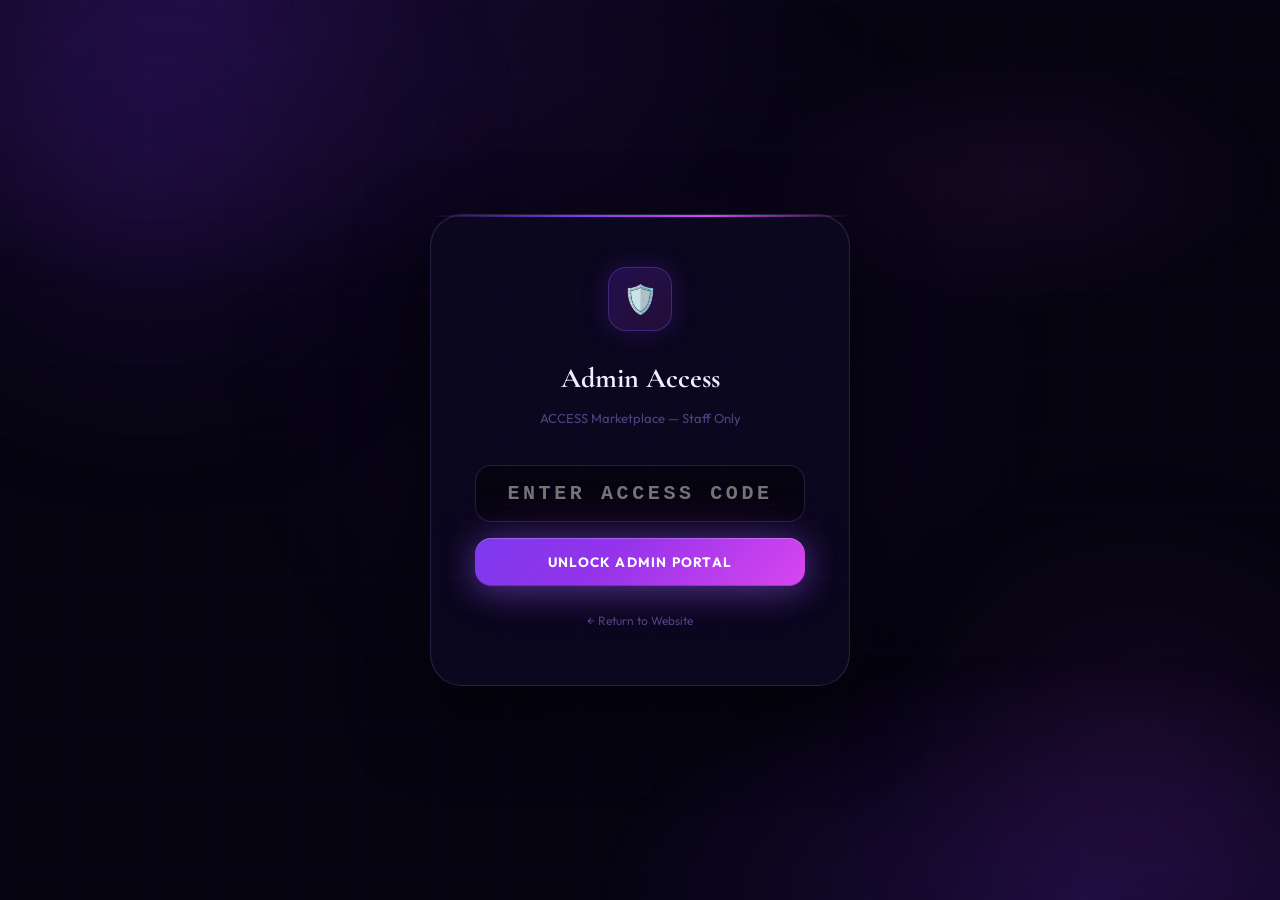
<file: admin.html>
<!DOCTYPE html>
<html lang="en">
<head>
  <meta charset="UTF-8"/>
  <meta name="viewport" content="width=device-width, initial-scale=1.0"/>
  <title>Admin Panel — ACCESS Marketplace</title>
  <link rel="stylesheet" href="styles.css"/>
  <style>
    /* ── Gate ── */
    .gate{min-height:100vh;display:flex;align-items:center;justify-content:center;padding:40px 24px;position:relative;overflow:hidden}
    .g-orb{position:absolute;border-radius:50%;filter:blur(90px);pointer-events:none}
    .g1{width:500px;height:500px;top:-100px;left:-100px;background:radial-gradient(circle,rgba(109,40,217,.25) 0%,transparent 70%)}
    .g2{width:400px;height:400px;bottom:-60px;right:-60px;background:radial-gradient(circle,rgba(217,70,239,.12) 0%,transparent 70%)}
    .gate-card{width:100%;max-width:420px;background:rgba(12,8,32,.88);border:1px solid var(--border-1);border-radius:var(--r-xl);backdrop-filter:blur(32px);padding:52px 44px;box-shadow:inset 0 1px 0 rgba(196,181,253,.10),0 32px 80px rgba(0,0,0,.55);position:relative}
    .gate-card::before{content:'';position:absolute;top:0;left:0;right:0;height:2px;border-radius:24px 24px 0 0;background:linear-gradient(90deg,transparent,var(--p-400),var(--pk-400),transparent)}
    .gate-ico{width:64px;height:64px;border-radius:18px;background:linear-gradient(135deg,rgba(109,40,217,.25),rgba(217,70,239,.12));border:1px solid rgba(139,92,246,.30);display:flex;align-items:center;justify-content:center;font-size:28px;margin:0 auto 24px;box-shadow:0 0 24px rgba(109,40,217,.25)}
    .gate-title{font-family:'Cormorant Garamond',serif;font-size:28px;font-weight:700;text-align:center;color:var(--text-100);margin-bottom:6px}
    .gate-sub{text-align:center;font-size:13px;color:var(--text-400);margin-bottom:36px}
    .code-input{width:100%;background:rgba(0,0,0,.40);border:1px solid var(--border-1);border-radius:var(--r-md);padding:16px 20px;font-family:'Courier New',monospace;font-size:20px;font-weight:700;letter-spacing:.18em;color:var(--p-100);text-align:center;text-transform:uppercase;outline:none;transition:border-color .25s,box-shadow .25s;margin-bottom:16px}
    .code-input:focus{border-color:rgba(139,92,246,.55);box-shadow:0 0 0 3px rgba(109,40,217,.12)}
    .code-input.err{border-color:rgba(239,68,68,.5);animation:shake .4s ease}
    @keyframes shake{0%,100%{transform:translateX(0)}20%,60%{transform:translateX(-6px)}40%,80%{transform:translateX(6px)}}
    .gate-error{display:none;text-align:center;font-size:12.5px;color:#f87171;margin-bottom:12px}

    /* ── Admin shell ── */
    .admin-shell{display:none;min-height:100vh;flex-direction:row}
    /* Sidebar */
    .sidebar{width:260px;flex-shrink:0;background:rgba(6,4,17,.95);border-right:1px solid var(--border-0);display:flex;flex-direction:column;position:fixed;top:0;left:0;bottom:0;z-index:100;padding:28px 20px}
    .sb-logo{font-family:'Cormorant Garamond',serif;font-size:20px;font-weight:700;letter-spacing:.14em;color:var(--text-100);margin-bottom:6px}
    .sb-logo span{color:var(--pk-300)}
    .sb-badge{display:inline-flex;align-items:center;gap:6px;padding:4px 12px;background:rgba(217,70,239,.12);border:1px solid rgba(217,70,239,.28);border-radius:100px;font-size:10px;font-weight:700;letter-spacing:.10em;text-transform:uppercase;color:var(--pk-100);margin-bottom:28px}
    .sb-nav{display:flex;flex-direction:column;gap:4px;flex:1}
    .sb-btn{display:flex;align-items:center;gap:12px;padding:11px 14px;border-radius:var(--r-md);background:transparent;border:none;font-family:'Outfit',sans-serif;font-size:13.5px;font-weight:500;color:var(--text-400);cursor:pointer;transition:all .2s;text-align:left;width:100%}
    .sb-btn:hover{background:var(--glass-1);color:var(--text-200)}
    .sb-btn.active{background:rgba(109,40,217,.18);border:1px solid rgba(139,92,246,.25);color:var(--p-100)}
    .sb-icon{width:28px;height:28px;display:flex;align-items:center;justify-content:center;font-size:16px;flex-shrink:0}
    .sb-divider{height:1px;background:var(--border-0);margin:16px 0}
    .sb-bottom{padding-top:16px}
    .sb-clock{font-size:11px;color:var(--text-400);margin-bottom:10px}
    .logout-btn{width:100%;background:transparent;border:1px solid var(--border-1);color:var(--text-400);padding:9px;border-radius:var(--r-sm);font-family:'Outfit',sans-serif;font-size:12px;letter-spacing:.06em;text-transform:uppercase;cursor:pointer;transition:all .2s}
    .logout-btn:hover{border-color:var(--border-2);color:var(--p-100)}

    /* ── Main content ── */
    .main-content{margin-left:260px;flex:1;padding:36px 40px;min-height:100vh}
    .admin-panel{display:none}
    .admin-panel.active{display:block}
    .page-title{font-family:'Cormorant Garamond',serif;font-size:32px;font-weight:600;color:var(--text-100);margin-bottom:6px}
    .page-sub{font-size:13.5px;color:var(--text-400);margin-bottom:28px}

    /* ── Stats ── */
    .stats-row{display:grid;grid-template-columns:repeat(4,1fr);gap:16px;margin-bottom:28px}
    .stat-card{padding:22px 24px;background:var(--glass-1);border:1px solid var(--border-1);border-radius:var(--r-lg);backdrop-filter:blur(20px)}
    .stat-lbl{font-size:10px;font-weight:700;letter-spacing:.18em;text-transform:uppercase;color:var(--text-400);margin-bottom:8px}
    .stat-val{font-family:'Cormorant Garamond',serif;font-size:36px;font-weight:700;background:linear-gradient(135deg,var(--p-100),var(--pk-300));-webkit-background-clip:text;-webkit-text-fill-color:transparent;background-clip:text;line-height:1}

    /* ── Clients table ── */
    .table-toolbar{display:flex;justify-content:space-between;align-items:center;margin-bottom:18px;gap:12px;flex-wrap:wrap}
    .table-toolbar h3{font-family:'Cormorant Garamond',serif;font-size:22px;font-weight:600;color:var(--text-100)}
    .search-box{background:rgba(0,0,0,.35);border:1px solid var(--border-1);border-radius:var(--r-sm);padding:9px 16px;font-family:'Outfit',sans-serif;font-size:13.5px;color:var(--text-100);outline:none;width:220px;transition:border-color .25s}
    .search-box::placeholder{color:var(--text-400)}
    .search-box:focus{border-color:rgba(139,92,246,.4)}
    .clients-tbl{width:100%;border-collapse:collapse;font-size:13px}
    .clients-tbl thead tr{border-bottom:1px solid var(--border-1)}
    .clients-tbl th{padding:12px 14px;text-align:left;font-size:10px;font-weight:700;letter-spacing:.16em;text-transform:uppercase;color:var(--text-400)}
    .clients-tbl tbody tr{border-bottom:1px solid rgba(196,181,253,.04);cursor:pointer;transition:background .18s}
    .clients-tbl tbody tr:hover{background:rgba(139,92,246,.06)}
    .clients-tbl td{padding:14px;color:var(--text-200);vertical-align:middle}
    .cn{font-weight:600;color:var(--text-100)}
    .spill{font-size:11px;display:inline-flex;align-items:center;padding:3px 10px;border-radius:100px;font-weight:600}
    .sp-new{background:rgba(109,40,217,.15);border:1px solid rgba(139,92,246,.25);color:var(--p-100)}
    .sp-active{background:rgba(16,185,129,.12);border:1px solid rgba(16,185,129,.25);color:#6ee7b7}
    .sp-pending{background:rgba(217,70,239,.12);border:1px solid rgba(217,70,239,.25);color:var(--pk-100)}
    .sp-complete{background:rgba(232,184,75,.12);border:1px solid rgba(232,184,75,.25);color:#fcd34d}
    .tbl-empty{text-align:center;padding:52px;color:var(--text-400)}
    .tbl-empty .ei{font-size:36px;margin-bottom:10px}

    /* ── Client modal ── */
    .modal-bg{display:none;position:fixed;inset:0;background:rgba(0,0,0,.65);backdrop-filter:blur(6px);z-index:500;overflow-y:auto;padding:30px 20px}
    .modal-bg.open{display:flex;align-items:flex-start;justify-content:center}
    .modal{width:100%;max-width:840px;background:rgba(12,8,32,.98);border:1px solid var(--border-2);border-radius:var(--r-xl);padding:0;position:relative;box-shadow:0 32px 80px rgba(0,0,0,.7);overflow:hidden}
    .modal::before{content:'';position:absolute;top:0;left:0;right:0;height:2px;background:linear-gradient(90deg,transparent,var(--p-400),var(--pk-400),transparent)}
    .modal-head{padding:28px 36px;border-bottom:1px solid var(--border-0);display:flex;justify-content:space-between;align-items:flex-start;background:rgba(0,0,0,.20)}
    .modal-head h3{font-family:'Cormorant Garamond',serif;font-size:24px;font-weight:600;color:var(--text-100)}
    .modal-head p{font-size:12.5px;color:var(--text-400);margin-top:3px}
    .close-modal{background:var(--glass-1);border:1px solid var(--border-1);color:var(--text-400);width:34px;height:34px;border-radius:50%;font-size:16px;cursor:pointer;display:flex;align-items:center;justify-content:center;transition:all .2s;flex-shrink:0}
    .close-modal:hover{background:var(--glass-2);color:var(--text-100)}
    .modal-tabs{display:flex;gap:0;border-bottom:1px solid var(--border-0);background:rgba(0,0,0,.15)}
    .modal-tab{padding:14px 22px;background:transparent;border:none;border-bottom:2px solid transparent;font-family:'Outfit',sans-serif;font-size:13px;font-weight:500;color:var(--text-400);cursor:pointer;transition:all .2s;margin-bottom:-1px}
    .modal-tab:hover{color:var(--text-200)}
    .modal-tab.active{color:var(--p-100);border-bottom-color:var(--p-300)}
    .modal-body{padding:32px 36px}
    .modal-section{display:none}
    .modal-section.active{display:block}
    .m-grid{display:grid;grid-template-columns:1fr 1fr;gap:16px}
    .m-field{margin-bottom:16px}
    .m-label{font-size:10px;font-weight:700;letter-spacing:.14em;text-transform:uppercase;color:var(--pk-300);margin-bottom:6px}
    .m-input{width:100%;background:rgba(0,0,0,.35);border:1px solid var(--border-1);border-radius:var(--r-sm);padding:11px 14px;font-family:'Outfit',sans-serif;font-size:13.5px;color:var(--text-100);outline:none;transition:border-color .25s}
    .m-input:focus{border-color:rgba(139,92,246,.5)}
    .m-input[readonly]{background:rgba(255,255,255,.02);color:var(--text-300);cursor:default}
    .m-select{width:100%;background:rgba(0,0,0,.35);border:1px solid var(--border-1);border-radius:var(--r-sm);padding:11px 14px;font-family:'Outfit',sans-serif;font-size:13.5px;color:var(--text-100);outline:none;appearance:none;cursor:pointer}
    .m-select option{background:#120d2e}
    .m-textarea{width:100%;background:rgba(0,0,0,.35);border:1px solid var(--border-1);border-radius:var(--r-sm);padding:11px 14px;font-family:'Outfit',sans-serif;font-size:13.5px;color:var(--text-100);outline:none;resize:vertical;min-height:80px}
    .m-divider{height:1px;background:var(--border-0);margin:22px 0}
    .m-section-title{font-size:11px;font-weight:700;letter-spacing:.16em;text-transform:uppercase;color:var(--text-400);margin-bottom:16px}
    .m-actions{display:flex;gap:12px;margin-top:24px}

    /* ── Progress builder ── */
    .prog-preview{padding:16px 20px;background:rgba(0,0,0,.25);border:1px solid var(--border-1);border-radius:var(--r-md);margin-bottom:16px}
    .prog-bar-bg{height:8px;background:rgba(255,255,255,.06);border-radius:100px;overflow:hidden;margin:10px 0 6px}
    .prog-bar-fill{height:100%;border-radius:100px;background:linear-gradient(90deg,var(--p-600),var(--p-300),var(--pk-300));transition:width .5s ease}
    .prog-bar-pct{font-size:13px;font-weight:600;color:var(--p-100)}
    .round-sel{display:grid;grid-template-columns:repeat(3,1fr);gap:8px;margin-bottom:8px}
    .rs-btn{padding:9px 6px;border:1px solid var(--border-1);border-radius:var(--r-sm);background:var(--glass-1);font-family:'Outfit',sans-serif;font-size:11.5px;font-weight:500;color:var(--text-400);cursor:pointer;text-align:center;transition:all .2s}
    .rs-btn:hover{background:var(--glass-2);color:var(--text-200)}
    .rs-btn.sel{background:rgba(109,40,217,.22);border-color:rgba(139,92,246,.45);color:var(--p-100);font-weight:600}

    /* ── Docs admin ── */
    .doc-row-admin{display:flex;align-items:center;gap:12px;padding:14px 16px;background:rgba(0,0,0,.20);border:1px solid var(--border-0);border-radius:var(--r-md);margin-bottom:8px}
    .doc-icon-sm{width:34px;height:34px;border-radius:9px;display:flex;align-items:center;justify-content:center;font-size:16px;flex-shrink:0;background:linear-gradient(135deg,rgba(109,40,217,.18),rgba(76,29,149,.08));border:1px solid rgba(139,92,246,.15)}
    .doc-info{flex:1;min-width:0}
    .doc-name{font-size:13.5px;font-weight:500;color:var(--text-100);white-space:nowrap;overflow:hidden;text-overflow:ellipsis}
    .doc-meta-sm{font-size:11px;color:var(--text-400);margin-top:2px}
    .doc-status-sel{background:rgba(0,0,0,.35);border:1px solid var(--border-1);border-radius:var(--r-sm);padding:5px 10px;font-family:'Outfit',sans-serif;font-size:11.5px;color:var(--text-100);outline:none;cursor:pointer}
    .doc-status-sel option{background:#120d2e}
    .doc-del-btn{padding:5px 12px;background:transparent;border:1px solid rgba(239,68,68,.25);border-radius:var(--r-sm);font-size:11.5px;color:#f87171;cursor:pointer;transition:all .2s;font-family:'Outfit',sans-serif;flex-shrink:0}
    .doc-del-btn:hover{background:rgba(239,68,68,.10);border-color:rgba(239,68,68,.45)}
    .empty-docs-admin{text-align:center;padding:36px;color:var(--text-400);font-size:13.5px}

    /* ── Upload report ── */
    .report-upload-zone{border:2px dashed var(--border-2);border-radius:var(--r-md);padding:28px;text-align:center;cursor:pointer;transition:all .2s;background:rgba(109,40,217,.03)}
    .report-upload-zone:hover{border-color:var(--p-300);background:rgba(109,40,217,.07)}

    /* ── Messages admin ── */
    .msg-thread-admin{height:300px;overflow-y:auto;padding:14px;background:rgba(0,0,0,.20);border:1px solid var(--border-0);border-radius:var(--r-md) var(--r-md) 0 0;display:flex;flex-direction:column;gap:10px}
    .msg-thread-admin::-webkit-scrollbar{width:4px}
    .msg-thread-admin::-webkit-scrollbar-thumb{background:var(--border-1);border-radius:2px}
    .msg-bub{max-width:78%;padding:10px 14px;border-radius:12px;font-size:13.5px;line-height:1.55}
    .msg-bub.client-bub{align-self:flex-start;background:var(--glass-2);border:1px solid var(--border-1);color:var(--text-100);border-radius:12px 12px 12px 3px}
    .msg-bub.admin-bub{align-self:flex-end;background:linear-gradient(135deg,var(--p-500),var(--p-700));color:white;border-radius:12px 12px 3px 12px}
    .mb-who{font-size:10px;font-weight:700;letter-spacing:.06em;text-transform:uppercase;opacity:.65;margin-bottom:3px}
    .mb-time{font-size:10px;opacity:.45;margin-top:3px}
    .msg-input-row-a{display:flex;gap:0;border:1px solid var(--border-1);border-top:none;border-radius:0 0 var(--r-md) var(--r-md);overflow:hidden}
    .msg-inp-a{flex:1;background:rgba(0,0,0,.25);border:none;padding:13px 16px;font-family:'Outfit',sans-serif;font-size:13.5px;color:var(--text-100);outline:none}
    .msg-inp-a::placeholder{color:var(--text-400)}
    .msg-send-a{background:linear-gradient(135deg,var(--p-500),var(--p-700));border:none;padding:0 22px;font-family:'Outfit',sans-serif;font-size:12.5px;font-weight:600;color:white;cursor:pointer;transition:opacity .2s}
    .msg-send-a:hover{opacity:.85}
    .empty-msgs-a{text-align:center;padding:40px;color:var(--text-400);font-size:13.5px}

    /* ── Toast ── */
    .admin-toast{display:none;position:fixed;bottom:28px;left:50%;transform:translateX(-50%);padding:12px 28px;border-radius:100px;font-size:13.5px;font-weight:600;z-index:9999;backdrop-filter:blur(12px);box-shadow:0 8px 32px rgba(0,0,0,.4);white-space:nowrap}
    .t-ok{background:rgba(16,185,129,.18);border:1px solid rgba(16,185,129,.35);color:#6ee7b7}
    .t-err{background:rgba(239,68,68,.15);border:1px solid rgba(239,68,68,.30);color:#f87171}
  </style>
</head>
<body>

<!-- ═════════════════════ GATE ═════════════════════ -->
<div class="gate" id="gate-screen">
  <div class="g-orb g1"></div>
  <div class="g-orb g2"></div>
  <div class="gate-card">
    <div class="gate-ico">🛡️</div>
    <div class="gate-title">Admin Access</div>
    <div class="gate-sub">ACCESS Marketplace — Staff Only</div>
    <input type="password" id="code-input" class="code-input" placeholder="Enter Access Code" maxlength="9" autocomplete="off" onkeydown="if(event.key==='Enter')tryLogin()"/>
    <div class="gate-error" id="gate-error">⛔ Incorrect code. Please try again.</div>
    <button class="btn-accent" style="width:100%;" onclick="tryLogin()">Unlock Admin Portal</button>
    <div style="margin-top:20px;text-align:center;"><a href="index.html" style="font-size:12px;color:var(--text-400);text-decoration:none;">← Return to Website</a></div>
  </div>
</div>

<!-- ═════════════════════ ADMIN SHELL ═════════════════════ -->
<div class="admin-shell" id="admin-shell">

  <!-- Sidebar -->
  <div class="sidebar">
    <div class="sb-logo">ACCESS<span>·</span>ADMIN</div>
    <div class="sb-badge">⚙️ Admin Panel</div>
    <div class="sb-nav">
      <button class="sb-btn active" onclick="showPanel('clients',this)"><div class="sb-icon">👥</div> All Clients</button>
      <button class="sb-btn" onclick="showPanel('overview',this)"><div class="sb-icon">📊</div> Dashboard</button>
      <div class="sb-divider"></div>
      <button class="sb-btn" onclick="window.open('portal.html','_blank')"><div class="sb-icon">🔗</div> View Portal</button>
      <button class="sb-btn" onclick="window.open('index.html','_blank')"><div class="sb-icon">🌐</div> View Website</button>
    </div>
    <div class="sb-bottom">
      <div class="sb-clock" id="admin-clock"></div>
      <button class="logout-btn" onclick="logout()">Sign Out</button>
    </div>
  </div>

  <!-- Main -->
  <div class="main-content">

    <!-- ── CLIENTS PANEL ── -->
    <div class="admin-panel active" id="panel-clients">
      <div class="page-title">Client Management</div>
      <div class="page-sub">View, edit, and manage all client records and case progress.</div>

      <div class="stats-row" id="stats-row">
        <div class="stat-card"><div class="stat-lbl">Total Clients</div><div class="stat-val" id="st-total">0</div></div>
        <div class="stat-card"><div class="stat-lbl">Active Cases</div><div class="stat-val" id="st-active">0</div></div>
        <div class="stat-card"><div class="stat-lbl">Consultations</div><div class="stat-val" id="st-consult">0</div></div>
        <div class="stat-card"><div class="stat-lbl">Completed</div><div class="stat-val" id="st-done">0</div></div>
      </div>

      <div style="background:var(--glass-1);border:1px solid var(--border-1);border-radius:var(--r-lg);overflow:hidden;backdrop-filter:blur(20px);">
        <div style="padding:24px 28px;">
          <div class="table-toolbar">
            <h3>Client Records</h3>
            <div style="display:flex;gap:10px;align-items:center;flex-wrap:wrap;">
              <input type="text" class="search-box" placeholder="Search name / email..." oninput="filterTable(this.value)"/>
              <button class="btn-primary" style="font-size:12px;padding:9px 18px;" onclick="refreshClients()">↻ Refresh</button>
              <button class="btn-ghost" style="font-size:12px;padding:8px 16px;color:var(--text-400);" onclick="clearAll()">Clear All</button>
            </div>
          </div>
          <table class="clients-tbl" id="clients-tbl">
            <thead>
              <tr>
                <th>Name</th><th>Email</th><th>Phone</th><th>Type</th>
                <th>Package</th><th>Round</th><th>Status</th><th>Date</th><th>Actions</th>
              </tr>
            </thead>
            <tbody id="clients-tbody"></tbody>
          </table>
          <div class="tbl-empty" id="tbl-empty" style="display:none;"><div class="ei">📭</div><p>No client records yet.</p></div>
        </div>
      </div>
    </div>

    <!-- ── OVERVIEW PANEL ── -->
    <div class="admin-panel" id="panel-overview">
      <div class="page-title">Dashboard Overview</div>
      <div class="page-sub">Quick summary of your ACCESS Marketplace activity.</div>
      <div class="stats-row">
        <div class="stat-card"><div class="stat-lbl">Total Clients</div><div class="stat-val" id="ov-total">0</div></div>
        <div class="stat-card"><div class="stat-lbl">Active Cases</div><div class="stat-val" id="ov-active">0</div></div>
        <div class="stat-card"><div class="stat-lbl">Documents</div><div class="stat-val" id="ov-docs">0</div></div>
        <div class="stat-card"><div class="stat-lbl">Messages</div><div class="stat-val" id="ov-msgs">0</div></div>
      </div>
    </div>

  </div>
</div>

<!-- ═════════════════════ CLIENT MODAL ═════════════════════ -->
<div class="modal-bg" id="modal-bg" onclick="if(event.target===this)closeModal()">
  <div class="modal">
    <div class="modal-head">
      <div><h3 id="m-name">Client</h3><p id="m-meta">Loading...</p></div>
      <button class="close-modal" onclick="closeModal()">✕</button>
    </div>
    <div class="modal-tabs">
      <button class="modal-tab active" onclick="switchModalTab('case',this)">📋 Case Details</button>
      <button class="modal-tab" onclick="switchModalTab('progress',this)">📊 Progress</button>
      <button class="modal-tab" onclick="switchModalTab('documents',this)">📁 Documents</button>
      <button class="modal-tab" onclick="switchModalTab('messages',this)">💬 Messages</button>
    </div>
    <div class="modal-body">
      <input type="hidden" id="m-client-id"/>

      <!-- ── CASE DETAILS ── -->
      <div class="modal-section active" id="ms-case">
        <div class="m-section-title">Contact Information</div>
        <div class="m-grid">
          <div class="m-field"><div class="m-label">Full Name</div><input class="m-input" id="e-name" type="text"/></div>
          <div class="m-field"><div class="m-label">Email</div><input class="m-input" id="e-email" type="email"/></div>
          <div class="m-field"><div class="m-label">Phone</div><input class="m-input" id="e-phone" type="tel"/></div>
          <div class="m-field"><div class="m-label">Submitted</div><input class="m-input" id="e-date" readonly/></div>
        </div>
        <div class="m-divider"></div>
        <div class="m-section-title">Service &amp; Case Info</div>
        <div class="m-grid">
          <div class="m-field">
            <div class="m-label">Number of Credit Lines</div>
            <input class="m-input" id="e-lines" type="number" min="0" placeholder="e.g. 11"/>
          </div>
          <div class="m-field">
            <div class="m-label">Package</div>
            <select class="m-select" id="e-pkg">
              <option value="">Not assigned</option>
              <option>Consultation — $100</option>
              <option>1–3 Lines ($500)</option>
              <option>4–6 Lines ($1,000)</option>
              <option>7–12 Lines ($1,500)</option>
              <option>13–18 Lines ($2,000)</option>
              <option>19+ Lines ($2,500)</option>
              <option>$1/Month Monitor Plan</option>
            </select>
          </div>
          <div class="m-field">
            <div class="m-label">Case Status</div>
            <select class="m-select" id="e-status">
              <option value="New">New</option>
              <option value="Pending">Pending Review</option>
              <option value="Active">Active</option>
              <option value="Complete">Complete</option>
            </select>
          </div>
          <div class="m-field">
            <div class="m-label">Disputes Submitted</div>
            <input class="m-input" id="e-disputes" type="number" min="0" placeholder="0"/>
          </div>
          <div class="m-field">
            <div class="m-label">Items Resolved</div>
            <input class="m-input" id="e-resolved" type="number" min="0" placeholder="0"/>
          </div>
        </div>
        <div class="m-divider"></div>
        <div class="m-section-title">Admin Notes (visible to client)</div>
        <div class="m-field"><textarea class="m-textarea" id="e-notes" rows="4" placeholder="Notes visible to this client in their portal case summary..."></textarea></div>
        <div class="m-section-title">Internal Notes (admin only)</div>
        <div class="m-field"><textarea class="m-textarea" id="e-internal" rows="3" placeholder="Internal notes — not shown to client..."></textarea></div>
        <div class="m-actions">
          <button class="btn-primary" style="flex:1;" onclick="saveCase()">Save Case Details</button>
          <button class="btn-ghost" onclick="deleteClient()" style="color:#f87171;border-color:rgba(239,68,68,.25);">Delete Client</button>
        </div>
      </div>

      <!-- ── PROGRESS ── -->
      <div class="modal-section" id="ms-progress">
        <div class="m-section-title">Dispute Round</div>
        <p style="font-size:13.5px;color:var(--text-300);margin-bottom:20px;line-height:1.7;">Select the current dispute stage. The client's portal dashboard will update automatically within seconds.</p>

        <div class="prog-preview">
          <div style="display:flex;justify-content:space-between;align-items:center;margin-bottom:4px;">
            <span style="font-size:13px;color:var(--text-300);" id="pp-label">Not started</span>
            <span class="prog-bar-pct" id="pp-pct">0%</span>
          </div>
          <div class="prog-bar-bg"><div class="prog-bar-fill" id="pp-fill"></div></div>
        </div>

        <div class="round-sel" id="round-sel">
          <button class="rs-btn" onclick="selectRound('N/A',this)">Not Started</button>
          <button class="rs-btn" onclick="selectRound('Round 1',this)">Round 1 — Active</button>
          <button class="rs-btn" onclick="selectRound('Round 1 Done',this)">Round 1 — Done</button>
          <button class="rs-btn" onclick="selectRound('Round 2',this)">Round 2 — Active</button>
          <button class="rs-btn" onclick="selectRound('Round 2 Done',this)">Round 2 — Done</button>
          <button class="rs-btn" onclick="selectRound('Round 3',this)">Round 3 — Active</button>
          <button class="rs-btn" onclick="selectRound('Round 3 Done',this)">Round 3 — Done</button>
          <button class="rs-btn" onclick="selectRound('Round 4',this)">Round 4 — Active</button>
          <button class="rs-btn" onclick="selectRound('All Done',this)">All Rounds Done ✓</button>
        </div>

        <div class="m-divider"></div>
        <div class="m-section-title">Activity Note (shown to client)</div>
        <div class="m-field"><textarea class="m-textarea" id="e-activity" rows="3" placeholder="e.g. Round 2 letters submitted to all three bureaus. Awaiting bureau response within 30–45 days."></textarea></div>

        <div class="m-actions">
          <button class="btn-accent" style="flex:1;" onclick="saveProgress()">Update Progress — Client Sees This Instantly</button>
        </div>
      </div>

      <!-- ── DOCUMENTS ── -->
      <div class="modal-section" id="ms-documents">
        <div class="m-section-title">Client Uploaded Documents</div>
        <div id="admin-doc-list"></div>

        <div class="m-divider"></div>
        <div class="m-section-title">Upload Report for Client</div>
        <p style="font-size:13px;color:var(--text-400);margin-bottom:14px;">Files uploaded here appear in the client's "Reports" tab — marked as from ACCESS Expert.</p>
        <div class="report-upload-zone" onclick="document.getElementById('admin-file-input').click()">
          <div style="font-size:28px;margin-bottom:8px;">📋</div>
          <div style="font-size:14px;font-weight:600;color:var(--text-100);margin-bottom:4px;">Click to Upload Report</div>
          <div style="font-size:12.5px;color:var(--text-400);">Expert Analysis, Progress Report, Final Summary — any file</div>
        </div>
        <input type="file" id="admin-file-input" style="display:none" multiple onchange="uploadReport(event)"/>
        <div style="margin-top:20px;">
          <div class="m-section-title">Reports Sent to Client</div>
          <div id="admin-reports-list"></div>
        </div>
      </div>

      <!-- ── MESSAGES ── -->
      <div class="modal-section" id="ms-messages">
        <p style="font-size:13px;color:var(--text-400);margin-bottom:16px;">Messages sent here appear in real-time in the client's portal message inbox.</p>
        <div class="msg-thread-admin" id="admin-msg-thread"></div>
        <div class="msg-input-row-a">
          <input type="text" class="msg-inp-a" id="admin-msg-input" placeholder="Type a message to this client..." onkeydown="if(event.key==='Enter')adminSendMsg()"/>
          <button class="msg-send-a" onclick="adminSendMsg()">Send →</button>
        </div>
      </div>

    </div>
  </div>
</div>

<div class="admin-toast" id="admin-toast"></div>

<script>
/* ══════════════════════════════════
   CONSTANTS & STORAGE
══════════════════════════════════ */
const ACCESS_CODE = 'XD3R-2VBQ';
const SK = 'access_clients';
function getClients(){ try{ return JSON.parse(localStorage.getItem(SK)||'[]'); }catch{ return []; } }
function saveClients(d){ localStorage.setItem(SK, JSON.stringify(d)); }
function docKey(id){ return 'access_docs_'+id; }
function msgKey(id){ return 'access_msgs_'+id; }
function getDocs(id){ try{ return JSON.parse(localStorage.getItem(docKey(id))||'[]'); }catch{ return []; } }
function saveDocs(id,d){ localStorage.setItem(docKey(id), JSON.stringify(d)); }
function getMsgs(id){ try{ return JSON.parse(localStorage.getItem(msgKey(id))||'[]'); }catch{ return []; } }
function saveMsgs(id,m){ localStorage.setItem(msgKey(id), JSON.stringify(m)); }

let currentClientId = null;
let selectedRound = 'N/A';

/* ══════════════════════════════════
   AUTH
══════════════════════════════════ */
function tryLogin(){
  const val = document.getElementById('code-input').value.toUpperCase().replace(/\s/g,'');
  if(val === ACCESS_CODE){
    document.getElementById('gate-screen').style.display='none';
    document.getElementById('admin-shell').style.display='flex';
    startClock();
    refreshClients();
    loadOverview();
  } else {
    const inp = document.getElementById('code-input');
    inp.classList.add('err');
    document.getElementById('gate-error').style.display='block';
    inp.value='';
    setTimeout(()=>inp.classList.remove('err'), 600);
  }
}

function logout(){
  document.getElementById('admin-shell').style.display='none';
  document.getElementById('gate-screen').style.display='flex';
  document.getElementById('code-input').value='';
  document.getElementById('gate-error').style.display='none';
}

/* ══════════════════════════════════
   CLOCK
══════════════════════════════════ */
function startClock(){
  function tick(){
    document.getElementById('admin-clock').textContent = new Date().toLocaleString('en-US',{weekday:'short',month:'short',day:'numeric',hour:'numeric',minute:'2-digit'});
  }
  tick();
  setInterval(tick,60000);
}

/* ══════════════════════════════════
   SIDEBAR PANELS
══════════════════════════════════ */
function showPanel(name, btn){
  document.querySelectorAll('.admin-panel').forEach(p=>p.classList.remove('active'));
  document.querySelectorAll('.sb-btn').forEach(b=>b.classList.remove('active'));
  document.getElementById('panel-'+name).classList.add('active');
  btn.classList.add('active');
  if(name==='clients') refreshClients();
  if(name==='overview') loadOverview();
}

/* ══════════════════════════════════
   CLIENTS TABLE
══════════════════════════════════ */
function refreshClients(filter=''){
  const clients = getClients();
  const filtered = filter
    ? clients.filter(c=>(c.name||'').toLowerCase().includes(filter.toLowerCase())||(c.email||'').toLowerCase().includes(filter.toLowerCase()))
    : clients;

  // Stats
  document.getElementById('st-total').textContent = clients.length;
  document.getElementById('st-active').textContent = clients.filter(c=>c.status==='Active').length;
  document.getElementById('st-consult').textContent = clients.filter(c=>c.type==='consultation').length;
  document.getElementById('st-done').textContent = clients.filter(c=>c.status==='Complete').length;

  const tbody = document.getElementById('clients-tbody');
  const empty = document.getElementById('tbl-empty');

  if(filtered.length===0){
    tbody.innerHTML='';
    empty.style.display='block';
    return;
  }
  empty.style.display='none';

  const statusCls = {New:'sp-new',Pending:'sp-pending',Active:'sp-active',Complete:'sp-complete'};
  const typeLabel = {consultation:'📅 Consult',contact:'✉️ Contact',registration:'👤 Portal'};

  tbody.innerHTML = filtered.map(c=>`
    <tr onclick="openClient('${c.id}')">
      <td class="cn">${esc(c.name||'—')}</td>
      <td>${esc(c.email||'—')}</td>
      <td>${esc(c.phone||'—')}</td>
      <td style="font-size:12px;color:var(--text-300);">${typeLabel[c.type]||c.type||'—'}</td>
      <td style="font-size:12px;color:var(--p-100);">${esc(c.package||'—')}</td>
      <td style="font-size:12px;color:var(--text-300);">${esc(c.round||'N/A')}</td>
      <td><span class="spill ${statusCls[c.status]||'sp-new'}">${esc(c.status||'New')}</span></td>
      <td style="font-size:12px;color:var(--text-400);">${fmtDate(c.date)}</td>
      <td onclick="event.stopPropagation()">
        <button class="btn-ghost" style="font-size:11.5px;padding:5px 14px;" onclick="openClient('${c.id}')">Manage →</button>
      </td>
    </tr>
  `).join('');
}

function filterTable(v){ refreshClients(v); }

function loadOverview(){
  const clients = getClients();
  document.getElementById('ov-total').textContent = clients.length;
  document.getElementById('ov-active').textContent = clients.filter(c=>c.status==='Active').length;
  let totalDocs=0, totalMsgs=0;
  clients.forEach(c=>{
    totalDocs += getDocs(c.id).length;
    totalMsgs += getMsgs(c.id).length;
  });
  document.getElementById('ov-docs').textContent = totalDocs;
  document.getElementById('ov-msgs').textContent = totalMsgs;
}

/* ══════════════════════════════════
   OPEN / CLOSE MODAL
══════════════════════════════════ */
function openClient(id){
  currentClientId = id;
  const clients = getClients();
  const c = clients.find(x=>x.id===id);
  if(!c) return;

  document.getElementById('m-client-id').value = id;
  document.getElementById('m-name').textContent = c.name || 'Client';
  document.getElementById('m-meta').textContent = 'ID #ACX-'+(id.slice(-6)||'').toUpperCase()+' · '+fmtDate(c.date);

  // Case details
  document.getElementById('e-name').value     = c.name||'';
  document.getElementById('e-email').value    = c.email||'';
  document.getElementById('e-phone').value    = c.phone||'';
  document.getElementById('e-date').value     = fmtDate(c.date);
  document.getElementById('e-lines').value    = c.creditLines||'';
  document.getElementById('e-pkg').value      = c.package||'';
  document.getElementById('e-status').value   = c.status||'New';
  document.getElementById('e-disputes').value = c.disputesSubmitted||'0';
  document.getElementById('e-resolved').value = c.itemsResolved||'0';
  document.getElementById('e-notes').value    = c.notes||'';
  document.getElementById('e-internal').value = c.internalNotes||'';

  // Progress
  selectedRound = c.round||'N/A';
  setProgressPreview(selectedRound);
  document.querySelectorAll('.rs-btn').forEach(b=>b.classList.remove('sel'));
  document.querySelectorAll('.rs-btn').forEach(b=>{
    if(b.textContent.trim().startsWith(roundLabel(selectedRound))||b.textContent.trim()===selectedRound||
      (selectedRound==='N/A'&&b.textContent.includes('Not Started'))||
      (selectedRound==='All Done'&&b.textContent.includes('All Rounds')))
      b.classList.add('sel');
  });
  document.getElementById('e-activity').value = c.activityNote||'';

  // Tabs
  switchModalTab('case', document.querySelector('.modal-tab'));

  document.getElementById('modal-bg').classList.add('open');
}

function closeModal(){
  document.getElementById('modal-bg').classList.remove('open');
  currentClientId = null;
}

function switchModalTab(name, btn){
  document.querySelectorAll('.modal-section').forEach(s=>s.classList.remove('active'));
  document.querySelectorAll('.modal-tab').forEach(b=>b.classList.remove('active'));
  document.getElementById('ms-'+name).classList.add('active');
  btn.classList.add('active');
  if(name==='documents' && currentClientId) renderAdminDocs(currentClientId);
  if(name==='messages' && currentClientId) renderAdminMsgs(currentClientId);
}

/* ══════════════════════════════════
   SAVE CASE DETAILS
══════════════════════════════════ */
function saveCase(){
  if(!currentClientId) return;
  const clients = getClients();
  const idx = clients.findIndex(c=>c.id===currentClientId);
  if(idx===-1) return;
  clients[idx] = {
    ...clients[idx],
    name:              document.getElementById('e-name').value.trim(),
    email:             document.getElementById('e-email').value.trim(),
    phone:             document.getElementById('e-phone').value.trim(),
    creditLines:       document.getElementById('e-lines').value,
    package:           document.getElementById('e-pkg').value,
    status:            document.getElementById('e-status').value,
    disputesSubmitted: document.getElementById('e-disputes').value,
    itemsResolved:     document.getElementById('e-resolved').value,
    notes:             document.getElementById('e-notes').value,
    internalNotes:     document.getElementById('e-internal').value,
  };
  saveClients(clients);
  refreshClients();
  document.getElementById('m-name').textContent = clients[idx].name||'Client';
  showToast('✓ Case details saved. Client portal will reflect changes.','ok');
}

/* ══════════════════════════════════
   PROGRESS
══════════════════════════════════ */
const roundPct = {'N/A':0,'Round 1':12,'Round 1 Done':25,'Round 2':38,'Round 2 Done':55,'Round 3':68,'Round 3 Done':80,'Round 4':90,'All Done':100};
const roundLabels = {'N/A':'Not Started','Round 1':'Round 1 Active','Round 1 Done':'Round 1 Complete','Round 2':'Round 2 Active','Round 2 Done':'Round 2 Complete','Round 3':'Round 3 Active','Round 3 Done':'Round 3 Complete','Round 4':'Round 4 Active','All Done':'All Rounds Complete'};
function roundLabel(r){ return roundLabels[r]||r; }

function setProgressPreview(r){
  const pct = roundPct[r]||0;
  document.getElementById('pp-label').textContent = roundLabel(r);
  document.getElementById('pp-pct').textContent = pct+'%';
  setTimeout(()=>{ document.getElementById('pp-fill').style.width = pct+'%'; },50);
}

function selectRound(r, btn){
  selectedRound = r;
  document.querySelectorAll('.rs-btn').forEach(b=>b.classList.remove('sel'));
  btn.classList.add('sel');
  setProgressPreview(r);
}

function saveProgress(){
  if(!currentClientId) return;
  const clients = getClients();
  const idx = clients.findIndex(c=>c.id===currentClientId);
  if(idx===-1) return;
  clients[idx].round = selectedRound;
  clients[idx].activityNote = document.getElementById('e-activity').value;
  clients[idx].status = selectedRound==='All Done'?'Complete':(selectedRound==='N/A'?clients[idx].status:'Active');
  saveClients(clients);
  refreshClients();
  showToast('✓ Progress updated — client portal reflects this in real-time.','ok');
}

/* ══════════════════════════════════
   DOCUMENTS
══════════════════════════════════ */
function renderAdminDocs(clientId){
  const docs = getDocs(clientId).filter(d=>d.uploadedBy==='client');
  const el = document.getElementById('admin-doc-list');
  if(docs.length===0){
    el.innerHTML='<div class="empty-docs-admin">No documents uploaded by client yet.</div>';
  } else {
    el.innerHTML = docs.map(d=>`
      <div class="doc-row-admin" id="adr-${d.id}">
        <div class="doc-icon-sm">${fileIcon(d.name)}</div>
        <div class="doc-info">
          <div class="doc-name">${esc(d.name)}</div>
          <div class="doc-meta-sm">${d.size} · Uploaded ${d.date}</div>
        </div>
        <select class="doc-status-sel" onchange="updateDocStatus('${d.id}','${clientId}',this.value)">
          <option value="pending" ${d.status==='pending'?'selected':''}>Pending</option>
          <option value="reviewed" ${d.status==='reviewed'?'selected':''}>Reviewed</option>
          <option value="approved" ${d.status==='approved'?'selected':''}>Approved</option>
        </select>
        <button class="doc-btn" onclick="adminDownloadDoc('${d.id}','${clientId}')">⬇ View</button>
        <button class="doc-del-btn" onclick="adminDeleteDoc('${d.id}','${clientId}')">Delete</button>
      </div>
    `).join('');
  }
  renderAdminReports(clientId);
}

function updateDocStatus(docId, clientId, newStatus){
  const docs = getDocs(clientId);
  const d = docs.find(x=>x.id===docId);
  if(d){ d.status=newStatus; saveDocs(clientId,docs); showToast('Document status updated.','ok'); }
}

function adminDeleteDoc(docId, clientId){
  if(!confirm('Delete this client document? This cannot be undone.')) return;
  const docs = getDocs(clientId).filter(d=>d.id!==docId);
  saveDocs(clientId,docs);
  renderAdminDocs(clientId);
  showToast('Document deleted.','ok');
}

function adminDownloadDoc(docId, clientId){
  const docs = getDocs(clientId);
  const doc = docs.find(d=>d.id===docId);
  if(!doc||!doc.data) return;
  const a = document.createElement('a');
  a.href = doc.data;
  a.download = doc.name;
  a.click();
}

function uploadReport(e){
  const files = [...e.target.files];
  files.forEach(file=>{
    if(file.size > 4*1024*1024){ showToast(file.name+' exceeds 4MB.','err'); return; }
    const reader = new FileReader();
    reader.onload=(ev)=>{
      const docs = getDocs(currentClientId);
      docs.push({
        id:'rdoc-'+Date.now()+'-'+Math.random().toString(36).slice(2,5),
        name: file.name,
        size: fmtBytes(file.size),
        type: file.type,
        date: new Date().toLocaleDateString('en-US',{month:'short',day:'numeric',year:'numeric'}),
        status:'report',
        uploadedBy:'admin',
        data: ev.target.result
      });
      saveDocs(currentClientId,docs);
      renderAdminReports(currentClientId);
      showToast('✓ Report uploaded for client.','ok');
    };
    reader.readAsDataURL(file);
  });
  e.target.value='';
}

function renderAdminReports(clientId){
  const docs = getDocs(clientId).filter(d=>d.uploadedBy==='admin');
  const el = document.getElementById('admin-reports-list');
  if(docs.length===0){
    el.innerHTML='<div class="empty-docs-admin">No reports uploaded yet.</div>';
    return;
  }
  el.innerHTML = docs.map(d=>`
    <div class="doc-row-admin">
      <div class="doc-icon-sm">📋</div>
      <div class="doc-info"><div class="doc-name">${esc(d.name)}</div><div class="doc-meta-sm">Sent ${d.date}</div></div>
      <button class="doc-btn" onclick="adminDownloadDoc('${d.id}','${clientId}')">⬇ View</button>
      <button class="doc-del-btn" onclick="adminDeleteReport('${d.id}','${clientId}')">Delete</button>
    </div>
  `).join('');
}

function adminDeleteReport(docId, clientId){
  if(!confirm('Remove this report from the client portal?')) return;
  const docs = getDocs(clientId).filter(d=>d.id!==docId);
  saveDocs(clientId,docs);
  renderAdminReports(clientId);
  showToast('Report removed.','ok');
}

/* ══════════════════════════════════
   MESSAGES
══════════════════════════════════ */
function renderAdminMsgs(clientId){
  const msgs = getMsgs(clientId);
  const thread = document.getElementById('admin-msg-thread');
  if(msgs.length===0){
    thread.innerHTML='<div class="empty-msgs-a">No messages yet with this client.</div>';
    return;
  }
  thread.innerHTML = msgs.map(m=>`
    <div style="display:flex;flex-direction:column;align-items:${m.from==='admin'?'flex-end':'flex-start'};">
      <div class="msg-bub ${m.from==='admin'?'admin-bub':'client-bub'}">
        <div class="mb-who">${m.from==='admin'?'ACCESS Expert':esc(getMsgs(clientId).length?getClients().find(c=>c.id===clientId)?.name||'Client':'Client')}</div>
        ${esc(m.text)}
        <div class="mb-time">${m.date}</div>
      </div>
    </div>
  `).join('');
  thread.scrollTop = thread.scrollHeight;
}

function adminSendMsg(){
  if(!currentClientId) return;
  const input = document.getElementById('admin-msg-input');
  const text = input.value.trim();
  if(!text) return;
  const msgs = getMsgs(currentClientId);
  msgs.push({
    id:'msg-'+Date.now(), from:'admin', text,
    date: new Date().toLocaleString('en-US',{month:'short',day:'numeric',hour:'numeric',minute:'2-digit'})
  });
  saveMsgs(currentClientId,msgs);
  input.value='';
  renderAdminMsgs(currentClientId);
  showToast('Message sent to client.','ok');
}

/* ══════════════════════════════════
   DELETE CLIENT
══════════════════════════════════ */
function deleteClient(){
  if(!currentClientId) return;
  if(!confirm('Permanently delete this client record and all their data?')) return;
  const clients = getClients().filter(c=>c.id!==currentClientId);
  saveClients(clients);
  localStorage.removeItem(docKey(currentClientId));
  localStorage.removeItem(msgKey(currentClientId));
  closeModal();
  refreshClients();
  showToast('Client record deleted.','ok');
}

function clearAll(){
  if(!confirm('Delete ALL client records? This is irreversible.')) return;
  localStorage.setItem(SK,'[]');
  refreshClients();
}

/* ══════════════════════════════════
   UTILITIES
══════════════════════════════════ */
function esc(s){ return String(s||'').replace(/&/g,'&amp;').replace(/</g,'&lt;').replace(/>/g,'&gt;'); }
function fmtDate(d){ if(!d) return '—'; try{ return new Date(d).toLocaleDateString('en-US',{month:'short',day:'numeric',year:'numeric'}); }catch{ return d; } }
function fmtBytes(b){ if(b<1024) return b+'B'; if(b<1048576) return (b/1024).toFixed(1)+'KB'; return (b/1048576).toFixed(1)+'MB'; }
function fileIcon(name){ const ext=(name||'').split('.').pop().toLowerCase(); const m={pdf:'📄',jpg:'🖼️',jpeg:'🖼️',png:'🖼️',doc:'📝',docx:'📝',xls:'📊',xlsx:'📊',txt:'📃',zip:'📦'}; return m[ext]||'📎'; }

let toastTimer;
function showToast(msg, type='ok'){
  const t = document.getElementById('admin-toast');
  t.className = 'admin-toast t-'+type;
  t.textContent = msg;
  t.style.display='block';
  clearTimeout(toastTimer);
  toastTimer = setTimeout(()=>t.style.display='none',3200);
}
</script>
</body>
</html>
</file>
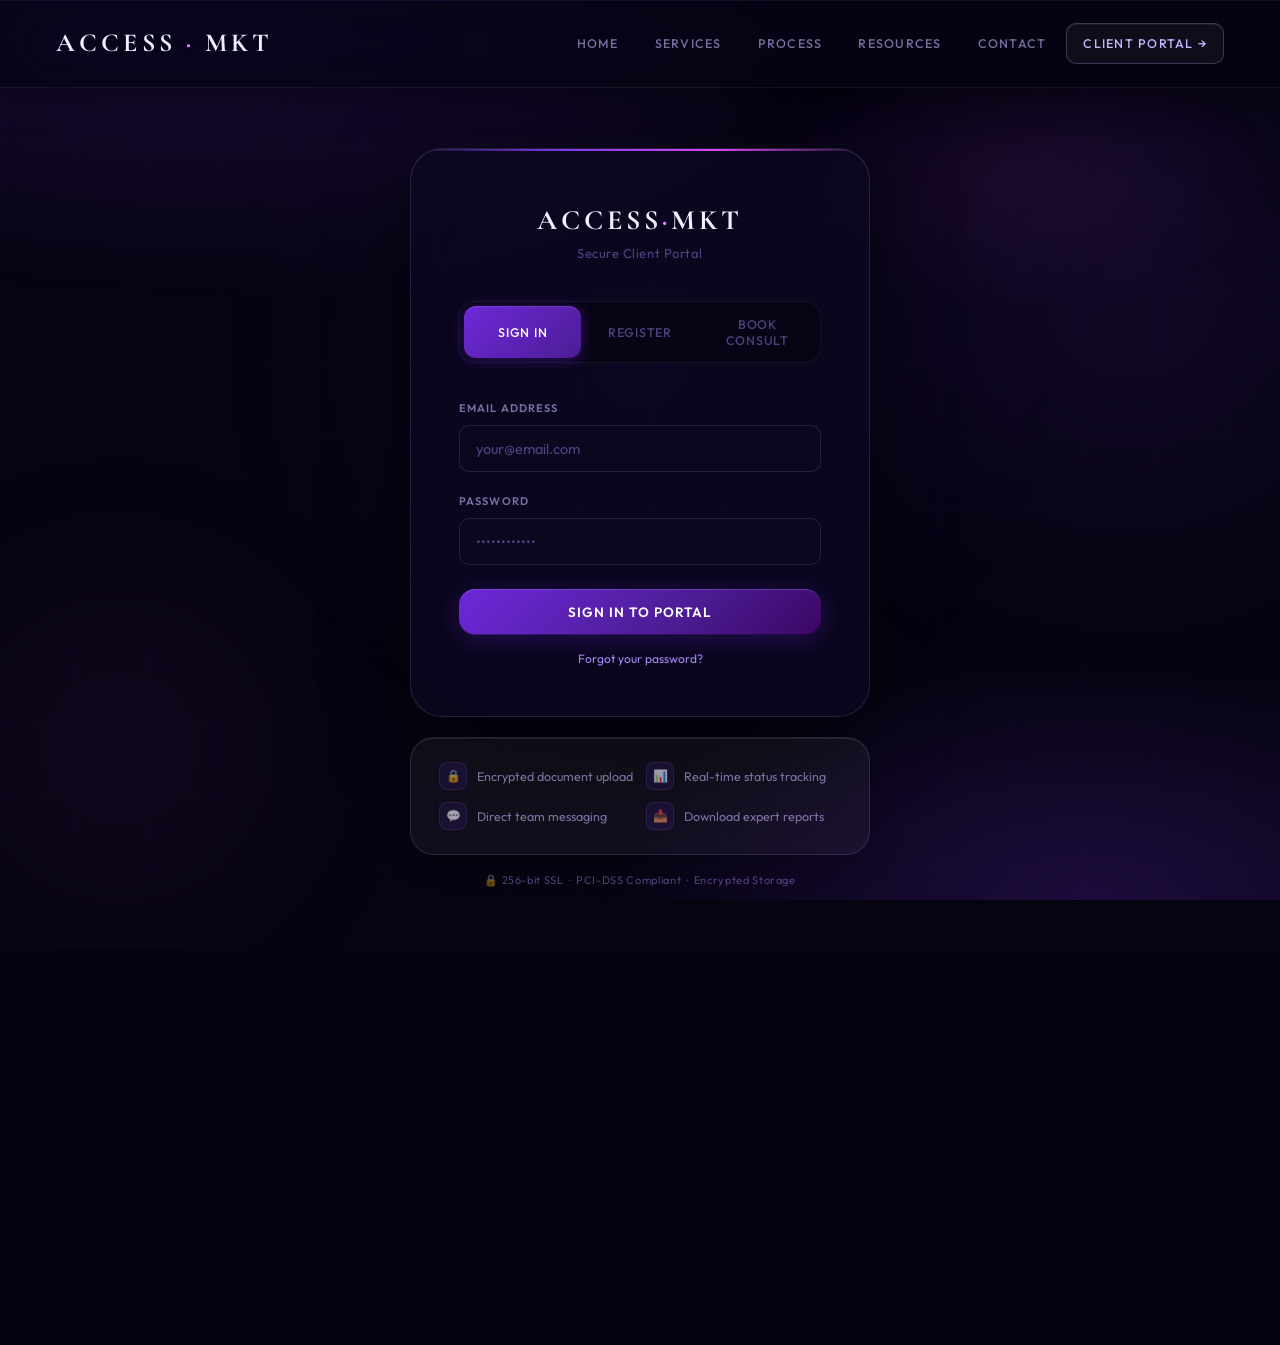
<file: portal (1).html>
<!DOCTYPE html>
<html lang="en">
<head>
  <meta charset="UTF-8"/>
  <meta name="viewport" content="width=device-width, initial-scale=1.0"/>
  <title>Client Portal — ACCESS Marketplace</title>
  <link rel="stylesheet" href="styles.css"/>
  <style>
    /* ── Scene ── */
    .portal-scene{min-height:calc(100vh - var(--nav-h));display:flex;align-items:center;justify-content:center;padding:60px 24px;position:relative;overflow:hidden}
    .scene-orb{position:absolute;border-radius:50%;filter:blur(90px);pointer-events:none}
    .s1{width:600px;height:600px;top:-100px;right:-150px;background:radial-gradient(circle,rgba(76,29,149,.25) 0%,transparent 70%)}
    .s2{width:400px;height:400px;bottom:0;left:-80px;background:radial-gradient(circle,rgba(217,70,239,.10) 0%,transparent 70%)}

    /* ── Auth card ── */
    .portal-wrap{width:100%;max-width:460px;position:relative;z-index:2}
    .portal-card{position:relative;background:rgba(12,8,32,.82);border:1px solid var(--border-1);border-radius:var(--r-xl);backdrop-filter:blur(32px);padding:48px;overflow:hidden;box-shadow:inset 0 1px 0 rgba(196,181,253,.10),0 24px 80px rgba(0,0,0,.50)}
    .portal-card::before{content:'';position:absolute;top:0;left:0;right:0;height:2px;border-radius:24px 24px 0 0;background:linear-gradient(90deg,transparent,var(--p-400),var(--pk-400),transparent)}
    .portal-header{text-align:center;margin-bottom:36px}
    .portal-logomark{font-family:'Cormorant Garamond',serif;font-size:28px;font-weight:700;letter-spacing:.14em;text-transform:uppercase;color:var(--text-100)}
    .portal-logomark .dot{color:var(--pk-300);text-shadow:0 0 14px rgba(232,121,249,.4)}
    .portal-header p{font-size:13px;color:var(--text-400);letter-spacing:.04em}
    .tab-row{display:flex;background:rgba(0,0,0,.30);border:1px solid var(--border-0);border-radius:var(--r-md);padding:4px;margin-bottom:36px}
    .tab-btn{flex:1;padding:10px 6px;border:none;background:transparent;border-radius:12px;font-family:'Outfit',sans-serif;font-size:12.5px;font-weight:500;letter-spacing:.06em;text-transform:uppercase;color:var(--text-400);cursor:pointer;transition:all .25s}
    .tab-btn.active{background:linear-gradient(135deg,var(--p-500),var(--p-700));color:white;box-shadow:0 2px 14px rgba(109,40,217,.40),inset 0 1px 0 rgba(255,255,255,.12)}
    .form-group{margin-bottom:20px}
    .form-note{text-align:center;font-size:12px;color:var(--text-400);line-height:1.6}
    .form-note a{color:var(--p-200);text-decoration:none}
    .auth-error{display:none;color:#f87171;font-size:12.5px;margin-bottom:12px;text-align:center;padding:10px;background:rgba(239,68,68,.08);border:1px solid rgba(239,68,68,.2);border-radius:var(--r-sm)}
    .portal-features{margin-top:20px;padding:24px 28px;display:grid;grid-template-columns:1fr 1fr;gap:12px}
    .pf-row{display:flex;align-items:center;gap:10px;font-size:12.5px;color:var(--text-300)}
    .pf-ico{width:28px;height:28px;border-radius:8px;background:rgba(109,40,217,.12);border:1px solid rgba(139,92,246,.15);display:flex;align-items:center;justify-content:center;font-size:12px;flex-shrink:0}
    .sec-badge{display:flex;align-items:center;justify-content:center;gap:8px;margin-top:16px;font-size:11px;color:var(--text-400);letter-spacing:.06em}

    /* ── Dashboard ── */
    .dash-wrap{display:none;width:100%;max-width:1200px;padding:0 20px}
    .dash-header{display:flex;justify-content:space-between;align-items:flex-start;margin-bottom:28px;flex-wrap:wrap;gap:14px}
    .dash-header h2{font-family:'Cormorant Garamond',serif;font-size:32px;font-weight:600;color:var(--text-100)}
    .dash-header p{font-size:13px;color:var(--text-400);margin-top:4px}
    .dash-controls{display:flex;align-items:center;gap:12px;flex-wrap:wrap}
    .status-badge-lg{display:flex;align-items:center;gap:8px;padding:8px 18px;background:rgba(109,40,217,.15);border:1px solid rgba(139,92,246,.28);border-radius:100px;font-size:12px;font-weight:600;color:var(--p-100)}

    /* ── Tab Nav ── */
    .dash-tabs{display:flex;gap:6px;margin-bottom:28px;border-bottom:1px solid var(--border-0);padding-bottom:0}
    .dash-tab{padding:12px 20px;border:none;background:transparent;font-family:'Outfit',sans-serif;font-size:13px;font-weight:500;color:var(--text-400);cursor:pointer;border-bottom:2px solid transparent;margin-bottom:-1px;transition:color .2s,border-color .2s}
    .dash-tab:hover{color:var(--text-200)}
    .dash-tab.active{color:var(--p-100);border-bottom-color:var(--p-300)}
    .dash-panel{display:none}
    .dash-panel.active{display:block}

    /* ── Overview ── */
    .overview-grid{display:grid;grid-template-columns:1.8fr 1fr;gap:20px}
    .dash-card{padding:28px 32px;background:var(--glass-1);border:1px solid var(--border-1);border-radius:var(--r-lg);backdrop-filter:blur(20px);box-shadow:inset 0 1px 0 rgba(255,255,255,.06)}
    .card-label{font-size:10px;font-weight:700;letter-spacing:.18em;text-transform:uppercase;color:var(--text-400);margin-bottom:22px}
    .prog-header{display:flex;justify-content:space-between;margin-bottom:10px}
    .prog-header span:first-child{font-size:13.5px;color:var(--text-200)}
    .prog-pct{font-size:22px;font-weight:700;font-family:'Cormorant Garamond',serif;background:linear-gradient(135deg,var(--p-100),var(--pk-300));-webkit-background-clip:text;-webkit-text-fill-color:transparent;background-clip:text}
    .prog-track{height:10px;background:rgba(255,255,255,.06);border-radius:100px;overflow:hidden;margin-bottom:24px;position:relative}
    .prog-fill{height:100%;border-radius:100px;background:linear-gradient(90deg,var(--p-600),var(--p-300),var(--pk-300));box-shadow:0 0 14px rgba(139,92,246,.5);width:0%;transition:width 1.2s cubic-bezier(.4,0,.2,1)}
    .rounds-row{display:grid;grid-template-columns:repeat(4,1fr);gap:8px;margin-bottom:20px}
    .round-chip{padding:12px 6px;border-radius:10px;text-align:center;font-size:11px;font-weight:600;letter-spacing:.04em}
    .r-done{background:rgba(109,40,217,.18);border:1px solid rgba(139,92,246,.30);color:var(--p-100)}
    .r-active{background:linear-gradient(135deg,rgba(139,92,246,.25),rgba(217,70,239,.12));border:1px solid rgba(217,70,239,.35);color:var(--pk-100)}
    .r-pending{background:rgba(255,255,255,.02);border:1px solid var(--border-0);color:var(--text-400)}
    .activity-item{display:flex;gap:14px;align-items:flex-start;padding:14px 0;border-bottom:1px solid rgba(196,181,253,.05)}
    .activity-item:last-child{border-bottom:none}
    .a-icon{width:32px;height:32px;border-radius:50%;display:flex;align-items:center;justify-content:center;font-size:14px;flex-shrink:0;background:linear-gradient(135deg,rgba(109,40,217,.20),rgba(76,29,149,.10));border:1px solid rgba(139,92,246,.18)}
    .a-text{font-size:13.5px;color:var(--text-200);line-height:1.5}
    .a-date{font-size:11px;color:var(--text-400);margin-top:2px}
    /* Summary grid */
    .summary-grid{display:grid;grid-template-columns:repeat(2,1fr);gap:10px;margin-bottom:20px}
    .sum-item{padding:14px 16px;background:rgba(0,0,0,.25);border:1px solid var(--border-0);border-radius:var(--r-sm)}
    .sum-lbl{font-size:10px;font-weight:700;letter-spacing:.14em;text-transform:uppercase;color:var(--text-400);margin-bottom:4px}
    .sum-val{font-size:17px;font-weight:700;color:var(--text-100)}
    .sum-val.grad{background:linear-gradient(135deg,var(--p-100),var(--pk-300));-webkit-background-clip:text;-webkit-text-fill-color:transparent;background-clip:text}
    .sum-val.green{color:#86efac}

    /* ── Documents ── */
    .upload-zone{border:2px dashed var(--border-2);border-radius:var(--r-lg);padding:40px;text-align:center;cursor:pointer;transition:all .25s;background:rgba(109,40,217,.03)}
    .upload-zone:hover,.upload-zone.drag{border-color:var(--p-300);background:rgba(109,40,217,.08)}
    .upload-zone h4{font-family:'Cormorant Garamond',serif;font-size:20px;margin-bottom:8px;color:var(--text-100)}
    .upload-zone p{font-size:13px;color:var(--text-400)}
    .upload-zone .icon{font-size:36px;margin-bottom:14px}
    #file-input{display:none}
    .doc-list{margin-top:20px;display:flex;flex-direction:column;gap:10px}
    .doc-row{display:flex;align-items:center;gap:14px;padding:16px 20px;background:var(--glass-1);border:1px solid var(--border-1);border-radius:var(--r-md);transition:all .2s}
    .doc-row:hover{background:var(--glass-2)}
    .doc-icon{width:38px;height:38px;border-radius:10px;display:flex;align-items:center;justify-content:center;font-size:18px;flex-shrink:0;background:linear-gradient(135deg,rgba(109,40,217,.18),rgba(76,29,149,.08));border:1px solid rgba(139,92,246,.18)}
    .doc-info{flex:1;min-width:0}
    .doc-name{font-size:14px;font-weight:500;color:var(--text-100);white-space:nowrap;overflow:hidden;text-overflow:ellipsis}
    .doc-meta{font-size:11.5px;color:var(--text-400);margin-top:2px}
    .doc-status{padding:3px 10px;border-radius:100px;font-size:11px;font-weight:600;white-space:nowrap}
    .ds-pending{background:rgba(217,70,239,.12);border:1px solid rgba(217,70,239,.25);color:var(--pk-100)}
    .ds-reviewed{background:rgba(16,185,129,.12);border:1px solid rgba(16,185,129,.25);color:#6ee7b7}
    .ds-approved{background:rgba(109,40,217,.15);border:1px solid rgba(139,92,246,.30);color:var(--p-100)}
    .ds-report{background:rgba(232,184,75,.12);border:1px solid rgba(232,184,75,.25);color:#fcd34d}
    .doc-actions{display:flex;gap:8px;flex-shrink:0}
    .doc-btn{padding:5px 12px;background:var(--glass-1);border:1px solid var(--border-1);border-radius:var(--r-sm);font-size:11.5px;color:var(--text-300);cursor:pointer;transition:all .2s;font-family:'Outfit',sans-serif}
    .doc-btn:hover{background:var(--glass-2);color:var(--p-100)}
    .doc-btn.del:hover{color:#f87171;border-color:rgba(239,68,68,.3)}
    .empty-docs{text-align:center;padding:48px 20px;color:var(--text-400)}
    .empty-docs .eicon{font-size:40px;margin-bottom:12px}
    .empty-docs p{font-size:14px}

    /* ── Messaging ── */
    .msg-thread{height:360px;overflow-y:auto;padding:16px;background:rgba(0,0,0,.20);border:1px solid var(--border-0);border-radius:var(--r-md) var(--r-md) 0 0;display:flex;flex-direction:column;gap:12px}
    .msg-thread::-webkit-scrollbar{width:4px}
    .msg-thread::-webkit-scrollbar-track{background:transparent}
    .msg-thread::-webkit-scrollbar-thumb{background:var(--border-1);border-radius:2px}
    .msg-bubble{max-width:75%;padding:12px 16px;border-radius:14px;font-size:14px;line-height:1.6}
    .msg-client{align-self:flex-end;background:linear-gradient(135deg,var(--p-500),var(--p-700));color:white;border-radius:14px 14px 3px 14px}
    .msg-admin{align-self:flex-start;background:var(--glass-2);border:1px solid var(--border-1);color:var(--text-100);border-radius:14px 14px 14px 3px}
    .msg-who{font-size:10.5px;font-weight:600;letter-spacing:.06em;text-transform:uppercase;margin-bottom:4px;opacity:.7}
    .msg-time{font-size:10.5px;opacity:.5;margin-top:4px}
    .msg-input-row{display:flex;gap:0;background:rgba(0,0,0,.25);border:1px solid var(--border-1);border-top:none;border-radius:0 0 var(--r-md) var(--r-md);overflow:hidden}
    .msg-input{flex:1;background:transparent;border:none;padding:14px 18px;font-family:'Outfit',sans-serif;font-size:14px;color:var(--text-100);outline:none}
    .msg-input::placeholder{color:var(--text-400)}
    .msg-send{background:linear-gradient(135deg,var(--p-500),var(--p-700));border:none;padding:0 24px;font-family:'Outfit',sans-serif;font-size:13px;font-weight:600;color:white;cursor:pointer;letter-spacing:.04em;transition:opacity .2s}
    .msg-send:hover{opacity:.85}
    .empty-msgs{text-align:center;padding:60px 20px;color:var(--text-400);font-size:14px}

    /* ── Sign out btn ── */
    .sign-out{background:transparent;border:1px solid var(--border-1);color:var(--text-400);padding:8px 18px;border-radius:var(--r-sm);font-family:'Outfit',sans-serif;font-size:12px;letter-spacing:.06em;text-transform:uppercase;cursor:pointer;transition:all .2s}
    .sign-out:hover{border-color:var(--border-2);color:var(--p-100)}

    /* ── Notify toast ── */
    .portal-toast{display:none;position:fixed;bottom:28px;left:50%;transform:translateX(-50%);padding:12px 28px;border-radius:100px;font-size:13.5px;font-weight:600;z-index:9999;backdrop-filter:blur(12px);box-shadow:0 8px 32px rgba(0,0,0,.4);white-space:nowrap}
    .toast-ok{background:rgba(16,185,129,.18);border:1px solid rgba(16,185,129,.35);color:#6ee7b7}
    .toast-err{background:rgba(239,68,68,.15);border:1px solid rgba(239,68,68,.30);color:#f87171}
  </style>
</head>
<body>
<nav>
  <a href="index.html" class="nav-logo">ACCESS<span class="dot">·</span>MKT</a>
  <ul class="nav-links">
    <li><a href="index.html">Home</a></li>
    <li><a href="services.html">Services</a></li>
    <li><a href="process.html">Process</a></li>
    <li><a href="education.html">Resources</a></li>
    <li><a href="contact.html">Contact</a></li>
    <li><a href="portal.html" class="nav-portal active">Client Portal →</a></li>
  </ul>
</nav>

<div class="page-wrap">
<div class="portal-scene" id="portal-scene">
  <div class="scene-orb s1"></div>
  <div class="scene-orb s2"></div>

  <!-- ════════════════════ AUTH PANEL ════════════════════ -->
  <div class="portal-wrap anim" id="auth-panel">
    <div class="portal-card">
      <div class="portal-header">
        <div class="portal-logomark">ACCESS<span class="dot">·</span>MKT</div>
        <p>Secure Client Portal</p>
      </div>
      <div class="tab-row">
        <button class="tab-btn active" onclick="switchTab('login')">Sign In</button>
        <button class="tab-btn" onclick="switchTab('signup')">Register</button>
        <button class="tab-btn" onclick="switchTab('consult')">Book Consult</button>
      </div>

      <!-- LOGIN -->
      <form id="login-form" onsubmit="loginUser(event)">
        <div class="form-group">
          <label class="field-label">Email Address</label>
          <input type="email" id="login-email" class="field" placeholder="your@email.com" required/>
        </div>
        <div class="form-group">
          <label class="field-label">Password</label>
          <input type="password" id="login-pass" class="field" placeholder="••••••••••••" required/>
        </div>
        <div class="auth-error" id="login-error"></div>
        <button type="submit" class="btn-primary" style="width:100%;margin-top:4px;">Sign In to Portal</button>
        <p class="form-note" style="margin-top:14px;"><a href="#">Forgot your password?</a></p>
      </form>

      <!-- REGISTER -->
      <form id="signup-form" style="display:none" onsubmit="registerUser(event)">
        <div class="form-group">
          <label class="field-label">Full Name</label>
          <input type="text" id="reg-name" class="field" placeholder="Jane Smith" required/>
        </div>
        <div class="form-group">
          <label class="field-label">Email Address</label>
          <input type="email" id="reg-email" class="field" placeholder="your@email.com" required/>
        </div>
        <div class="form-group">
          <label class="field-label">Phone Number</label>
          <input type="tel" id="reg-phone" class="field" placeholder="(555) 000-0000"/>
        </div>
        <div class="form-group">
          <label class="field-label">Create Password</label>
          <input type="password" id="reg-pass" class="field" placeholder="Min. 6 characters" required minlength="6"/>
        </div>
        <div class="auth-error" id="reg-error"></div>
        <button type="submit" class="btn-primary" style="width:100%;margin-top:4px;">Create My Account</button>
        <p class="form-note" style="margin-top:14px;">By registering you agree to our <a href="#">Terms</a> &amp; <a href="#">Privacy Policy</a>.</p>
      </form>

      <!-- BOOK CONSULT -->
      <form id="consult-form" style="display:none" onsubmit="bookConsult(event)">
        <div class="form-group">
          <label class="field-label">Full Name</label>
          <input type="text" id="c-name" class="field" placeholder="Jane Smith" required/>
        </div>
        <div class="form-group">
          <label class="field-label">Email Address</label>
          <input type="email" id="c-email" class="field" placeholder="your@email.com" required/>
        </div>
        <div class="form-group">
          <label class="field-label">Phone Number</label>
          <input type="tel" id="c-phone" class="field" placeholder="(555) 000-0000"/>
        </div>
        <div class="form-group">
          <label class="field-label">Preferred Date</label>
          <input type="date" id="c-date" class="field"/>
        </div>
        <div class="form-group">
          <label class="field-label">Questions or Context (Optional)</label>
          <textarea id="c-msg" rows="3" class="field" placeholder="Any questions for your expert..."></textarea>
        </div>
        <button type="submit" class="btn-accent" style="width:100%;margin-top:4px;">Book Consultation — $100</button>
        <p class="form-note" style="margin-top:14px;">$100 fee credited toward your service package. 24/7 support: (888) 555-0192</p>
      </form>
    </div>

    <div class="glass static portal-features anim anim-2">
      <div class="pf-row"><div class="pf-ico">🔒</div> Encrypted document upload</div>
      <div class="pf-row"><div class="pf-ico">📊</div> Real-time status tracking</div>
      <div class="pf-row"><div class="pf-ico">💬</div> Direct team messaging</div>
      <div class="pf-row"><div class="pf-ico">📥</div> Download expert reports</div>
    </div>
    <div class="sec-badge">🔒 256-bit SSL &nbsp;·&nbsp; PCI-DSS Compliant &nbsp;·&nbsp; Encrypted Storage</div>
  </div>

  <!-- ════════════════════ DASHBOARD ════════════════════ -->
  <div class="dash-wrap anim" id="dash-wrap">

    <div class="dash-header">
      <div>
        <h2 id="d-welcome">Welcome back</h2>
        <p id="d-meta">Loading your case...</p>
      </div>
      <div class="dash-controls">
        <div class="status-badge-lg"><span class="badge-dot"></span><span id="d-status-txt">Loading...</span></div>
        <button class="sign-out" onclick="signOut()">Sign Out</button>
      </div>
    </div>

    <!-- Tab nav -->
    <div class="dash-tabs">
      <button class="dash-tab active" onclick="switchDashTab('overview',this)">📊 Overview</button>
      <button class="dash-tab" onclick="switchDashTab('documents',this)">📁 Documents</button>
      <button class="dash-tab" onclick="switchDashTab('messages',this)">💬 Messages <span id="msg-badge" style="display:none;background:var(--pk-400);border-radius:100px;padding:1px 7px;font-size:10px;margin-left:4px;color:white;"></span></button>
      <button class="dash-tab" onclick="switchDashTab('reports',this)">📥 Reports</button>
    </div>

    <!-- ── OVERVIEW ── -->
    <div class="dash-panel active" id="panel-overview">
      <div class="overview-grid">
        <!-- Left: Progress -->
        <div class="dash-card">
          <div class="card-label">Dispute Progress</div>
          <div class="prog-header">
            <span id="d-round-label">Loading...</span>
            <span class="prog-pct" id="d-pct">0%</span>
          </div>
          <div class="prog-track"><div class="prog-fill" id="d-prog-fill"></div></div>
          <div class="rounds-row" id="d-rounds-row">
            <div class="round-chip r-pending">Round 1<br/>Pending</div>
            <div class="round-chip r-pending">Round 2<br/>Pending</div>
            <div class="round-chip r-pending">Round 3<br/>Pending</div>
            <div class="round-chip r-pending">Round 4<br/>Pending</div>
          </div>
          <div style="border-top:1px solid var(--border-0);padding-top:18px;">
            <div class="card-label" style="margin-bottom:14px;">Recent Activity</div>
            <div id="d-activity">
              <div class="activity-item"><div class="a-icon">ℹ️</div><div><div class="a-text">Your case is being set up. Check back soon for updates from your expert team.</div><div class="a-date">Just now</div></div></div>
            </div>
          </div>
        </div>

        <!-- Right: Summary -->
        <div style="display:flex;flex-direction:column;gap:18px;">
          <div class="dash-card">
            <div class="card-label">Case Summary</div>
            <div class="summary-grid">
              <div class="sum-item"><div class="sum-lbl">Trade Lines</div><div class="sum-val grad" id="s-lines">—</div></div>
              <div class="sum-item"><div class="sum-lbl">Package</div><div class="sum-val" id="s-pkg" style="font-size:13px;">—</div></div>
              <div class="sum-item"><div class="sum-lbl">Disputes Filed</div><div class="sum-val" id="s-disputes">0</div></div>
              <div class="sum-item"><div class="sum-lbl">Items Resolved</div><div class="sum-val green" id="s-resolved">0</div></div>
            </div>
            <div style="padding:12px 14px;background:rgba(109,40,217,.08);border:1px solid rgba(139,92,246,.18);border-radius:var(--r-sm);">
              <div style="font-size:10px;font-weight:700;letter-spacing:.14em;text-transform:uppercase;color:var(--pk-300);margin-bottom:4px;">Admin Notes</div>
              <p id="s-notes" style="font-size:13.5px;color:var(--text-200);line-height:1.7;">No notes yet from your expert team.</p>
            </div>
          </div>

          <div class="dash-card">
            <div class="card-label">24/7 Support</div>
            <div style="display:flex;align-items:center;gap:14px;padding:14px 0;border-bottom:1px solid var(--border-0);">
              <div style="width:38px;height:38px;border-radius:50%;background:rgba(16,185,129,.12);border:1px solid rgba(16,185,129,.25);display:flex;align-items:center;justify-content:center;font-size:16px;flex-shrink:0;">🟢</div>
              <div><div style="font-size:13.5px;font-weight:600;color:var(--text-100);">(888) 555-0192</div><div style="font-size:12px;color:var(--text-400);">24/7 Support Line</div></div>
            </div>
            <div style="padding-top:14px;">
              <button class="btn-secondary" style="width:100%;font-size:12.5px;" onclick="switchDashTab('messages',document.querySelectorAll('.dash-tab')[2])">Open Messages →</button>
            </div>
          </div>
        </div>
      </div>
    </div>

    <!-- ── DOCUMENTS ── -->
    <div class="dash-panel" id="panel-documents">
      <div class="dash-card" style="margin-bottom:20px;">
        <div class="card-label">Upload a Document</div>
        <div class="upload-zone" id="upload-zone" onclick="document.getElementById('file-input').click()" ondragover="dragOver(event)" ondragleave="dragLeave(event)" ondrop="dropFile(event)">
          <div class="icon">📤</div>
          <h4>Click to Upload or Drag &amp; Drop</h4>
          <p>Credit reports, IDs, supporting documents — any file type accepted<br/>Max 4MB per file</p>
        </div>
        <input type="file" id="file-input" multiple onchange="handleFileSelect(event)" accept="*/*"/>
        <div style="display:flex;gap:10px;margin-top:16px;flex-wrap:wrap;">
          <span style="font-size:12px;color:var(--text-400);">Common uploads:</span>
          <span style="font-size:12px;color:var(--text-300);">Credit Report · Photo ID · Bank Statement · Dispute Letters</span>
        </div>
      </div>

      <div class="dash-card">
        <div class="card-label" style="margin-bottom:12px;">Your Uploaded Documents</div>
        <div id="doc-list"></div>
      </div>
    </div>

    <!-- ── MESSAGES ── -->
    <div class="dash-panel" id="panel-messages">
      <div class="dash-card">
        <div class="card-label" style="margin-bottom:0;">Message Your Expert Team</div>
        <p style="font-size:13px;color:var(--text-400);margin-bottom:20px;">Messages are monitored during business hours (Mon–Fri 9AM–5PM ET). For urgent needs call (888) 555-0192.</p>
        <div class="msg-thread" id="msg-thread"></div>
        <div class="msg-input-row">
          <input type="text" class="msg-input" id="msg-input" placeholder="Type your message..." onkeydown="if(event.key==='Enter')sendMsg()"/>
          <button class="msg-send" onclick="sendMsg()">Send →</button>
        </div>
      </div>
    </div>

    <!-- ── REPORTS ── -->
    <div class="dash-panel" id="panel-reports">
      <div class="dash-card">
        <div class="card-label">Expert Reports &amp; Documents from ACCESS</div>
        <p style="font-size:13.5px;color:var(--text-300);margin-bottom:20px;line-height:1.7;">Reports uploaded by your expert team will appear here. You will be notified via message when a new report is available for download.</p>
        <div id="reports-list"></div>
      </div>
    </div>

  </div><!-- end dash-wrap -->

</div><!-- end portal-scene -->
</div><!-- end page-wrap -->

<div class="portal-toast" id="portal-toast"></div>

<footer>
  <div class="footer-inner">
    <div class="footer-grid">
      <div><a href="index.html" class="nav-logo" style="font-size:22px;">ACCESS<span class="dot">·</span>MKT</a><p class="footer-brand-desc">Making credit repair accessible, transparent, and expert-driven.</p></div>
      <div><div class="footer-col-title">Services</div><div class="footer-col"><a href="services.html">Packages</a><a href="process.html">How It Works</a><a href="portal.html">Book Consult</a></div></div>
      <div><div class="footer-col-title">Resources</div><div class="footer-col"><a href="education.html">Education</a><a href="education.html">FAQs</a><a href="education.html">Credit Laws</a></div></div>
      <div><div class="footer-col-title">Company</div><div class="footer-col"><a href="contact.html">Contact</a><a href="portal.html">Portal</a><a href="#">Privacy</a><a href="admin.html" style="margin-top:8px;color:rgba(167,139,250,.30);font-size:12px;">Admin</a></div></div>
    </div>
    <div class="footer-bottom"><p>&copy; 2025 ACCESS Marketplace. All rights reserved.</p><div class="trust-chips"><span class="trust-chip">CROA Compliant</span><span class="trust-chip">PCI-DSS Secure</span><span class="trust-chip">SSL Encrypted</span></div></div>
  </div>
</footer>

<script>
/* ═══════════════════════════════════════════
   STORAGE HELPERS
═══════════════════════════════════════════ */
const SK_CLIENTS  = 'access_clients';
const SK_SESSION  = 'current_user';

function getClients(){ try{ return JSON.parse(localStorage.getItem(SK_CLIENTS)||'[]'); }catch{ return []; } }
function saveClients(d){ localStorage.setItem(SK_CLIENTS, JSON.stringify(d)); }
function getSession(){ try{ return JSON.parse(localStorage.getItem(SK_SESSION)||'null'); }catch{ return null; } }
function saveSession(u){ localStorage.setItem(SK_SESSION, JSON.stringify(u)); }
function clearSession(){ localStorage.removeItem(SK_SESSION); }

function docKey(id){ return 'access_docs_' + id; }
function msgKey(id){ return 'access_msgs_' + id; }
function getDocs(id){ try{ return JSON.parse(localStorage.getItem(docKey(id))||'[]'); }catch{ return []; } }
function saveDocs(id, d){ localStorage.setItem(docKey(id), JSON.stringify(d)); }
function getMsgs(id){ try{ return JSON.parse(localStorage.getItem(msgKey(id))||'[]'); }catch{ return []; } }
function saveMsgs(id, m){ localStorage.setItem(msgKey(id), JSON.stringify(m)); }

/* ═══════════════════════════════════════════
   AUTH
═══════════════════════════════════════════ */
function switchTab(tab){
  ['login-form','signup-form','consult-form'].forEach(id=>{ document.getElementById(id).style.display='none'; });
  document.querySelectorAll('.tab-btn').forEach((b,i)=>b.classList.toggle('active',(['login','signup','consult'])[i]===tab));
  document.getElementById(tab+'-form').style.display='block';
}

function loginUser(e){
  e.preventDefault();
  const email = document.getElementById('login-email').value.trim().toLowerCase();
  const pass  = document.getElementById('login-pass').value;
  const clients = getClients();
  const user = clients.find(c => c.email && c.email.toLowerCase()===email && c.type==='registration' && c.password===pass);
  const errEl = document.getElementById('login-error');
  if(!user){ errEl.style.display='block'; errEl.textContent='No account found with those credentials. Please register first.'; return; }
  errEl.style.display='none';
  saveSession(user);
  showDash(user);
}

function registerUser(e){
  e.preventDefault();
  const name  = document.getElementById('reg-name').value.trim();
  const email = document.getElementById('reg-email').value.trim().toLowerCase();
  const phone = document.getElementById('reg-phone').value.trim();
  const pass  = document.getElementById('reg-pass').value;
  const errEl = document.getElementById('reg-error');
  const clients = getClients();
  if(clients.find(c=>c.email&&c.email.toLowerCase()===email&&c.type==='registration')){
    errEl.style.display='block'; errEl.textContent='An account with this email already exists. Please sign in.'; return;
  }
  errEl.style.display='none';
  const record = {
    id:'reg-'+Date.now(), name, email, phone, password: pass, type:'registration',
    date:new Date().toISOString(), creditLines:'', package:'', status:'New',
    round:'N/A', disputesSubmitted:'0', itemsResolved:'0', message:'', notes:''
  };
  clients.unshift(record);
  saveClients(clients);
  saveSession(record);
  showDash(record);
}

function bookConsult(e){
  e.preventDefault();
  const name  = document.getElementById('c-name').value.trim();
  const email = document.getElementById('c-email').value.trim().toLowerCase();
  const phone = document.getElementById('c-phone').value.trim();
  const date  = document.getElementById('c-date').value;
  const msg   = document.getElementById('c-msg').value.trim();
  const record = {
    id:'consult-'+Date.now(), name, email, phone, password:'', type:'consultation',
    date:new Date().toISOString(), creditLines:'', package:'Consultation — $100',
    status:'Pending', round:'N/A', disputesSubmitted:'0', itemsResolved:'0',
    message:(date?'Preferred date: '+date+'. ':'')+msg, notes:''
  };
  const clients = getClients();
  clients.unshift(record);
  saveClients(clients);
  saveSession(record);
  showDash(record);
}

/* ═══════════════════════════════════════════
   DASHBOARD
═══════════════════════════════════════════ */
function showDash(user){
  document.getElementById('auth-panel').style.display='none';
  const dw = document.getElementById('dash-wrap');
  dw.style.display='flex';
  dw.style.flexDirection='column';
  dw.style.alignItems='center';
  // Hide auth scene background extras
  document.getElementById('portal-scene').style.alignItems='flex-start';
  document.getElementById('portal-scene').style.paddingTop='40px';
  refreshDash(user.id);
  startPolling(user.id);
  renderDocs(user.id);
  renderMsgs(user.id);
  renderReports(user.id);
}

function refreshDash(clientId){
  const clients = getClients();
  const user = clients.find(c=>c.id===clientId);
  if(!user) return;

  // Save updated session
  saveSession(user);

  const fname = (user.name||'').split(' ')[0] || 'there';
  document.getElementById('d-welcome').textContent = 'Welcome back, ' + fname;
  document.getElementById('d-meta').textContent = 'Client ID #ACX-' + user.id.slice(-6).toUpperCase() + (user.package ? ' · ' + user.package : '');
  document.getElementById('d-status-txt').textContent = user.status || 'New';

  // Progress
  const roundMap = {
    'N/A':0, 'Round 1':12, 'Round 1 Done':25,
    'Round 2':38, 'Round 2 Done':55,
    'Round 3':68, 'Round 3 Done':80,
    'Round 4':90, 'All Done':100
  };
  const pct = roundMap[user.round] ?? 0;
  document.getElementById('d-pct').textContent = pct + '%';
  setTimeout(()=>{ document.getElementById('d-prog-fill').style.width = pct + '%'; }, 100);

  const roundLabel = {
    'N/A':'Not Started', 'Round 1':'Round 1 In Progress', 'Round 1 Done':'Round 1 Complete',
    'Round 2':'Round 2 In Progress', 'Round 2 Done':'Round 2 Complete',
    'Round 3':'Round 3 In Progress', 'Round 3 Done':'Round 3 Complete',
    'Round 4':'Round 4 In Progress', 'All Done':'All Rounds Complete'
  };
  document.getElementById('d-round-label').textContent = roundLabel[user.round] || 'Not started yet';

  // Round chips
  const chips = document.getElementById('d-rounds-row');
  const r1done = ['Round 1 Done','Round 2','Round 2 Done','Round 3','Round 3 Done','Round 4','All Done'].includes(user.round);
  const r2done = ['Round 2 Done','Round 3','Round 3 Done','Round 4','All Done'].includes(user.round);
  const r3done = ['Round 3 Done','Round 4','All Done'].includes(user.round);
  const r4done = ['All Done'].includes(user.round);
  const r1act  = user.round==='Round 1';
  const r2act  = user.round==='Round 2';
  const r3act  = user.round==='Round 3';
  const r4act  = user.round==='Round 4';

  function chipClass(done, active){ return done?'round-chip r-done':active?'round-chip r-active':'round-chip r-pending'; }
  function chipText(n, done, active, rnd){
    const labels = {done:'✓ Done', active:'⚡ Active', pending:'Pending'};
    const st = done?'done':active?'active':'pending';
    return `Round ${n}<br/>${labels[st]}`;
  }

  chips.innerHTML = `
    <div class="${chipClass(r1done,r1act)}">${chipText(1,r1done,r1act)}</div>
    <div class="${chipClass(r2done,r2act)}">${chipText(2,r2done,r2act)}</div>
    <div class="${chipClass(r3done,r3act)}">${chipText(3,r3done,r3act)}</div>
    <div class="${chipClass(r4done,r4act)}">${chipText(4,r4done,r4act)}</div>
  `;

  // Case summary
  document.getElementById('s-lines').textContent = user.creditLines || '—';
  document.getElementById('s-pkg').textContent   = user.package     || 'Not assigned yet';
  document.getElementById('s-disputes').textContent = user.disputesSubmitted || '0';
  document.getElementById('s-resolved').textContent = user.itemsResolved     || '0';
  document.getElementById('s-notes').textContent    = user.notes || 'No notes yet from your expert team.';

  // Activity feed (build from round)
  buildActivity(user);
}

function buildActivity(user){
  const el = document.getElementById('d-activity');
  const items = [];
  const now = new Date().toLocaleDateString('en-US',{month:'short',day:'numeric',year:'numeric'});

  if(user.round!=='N/A') items.push({icon:'⚡', text:'Dispute round updated to: '+user.round, date:now});
  if(user.package) items.push({icon:'📋', text:'Service package confirmed: '+user.package, date:user.date?new Date(user.date).toLocaleDateString('en-US',{month:'short',day:'numeric',year:'numeric'}):now});
  if(user.status==='Active') items.push({icon:'🔄', text:'Your case is actively being worked on by your expert team.', date:now});
  if(user.status==='Complete') items.push({icon:'🏆', text:'All dispute rounds complete. Download your final report in the Reports tab.', date:now});
  if(user.notes) items.push({icon:'📝', text:'Your expert left a note — see Case Summary.', date:now});

  if(items.length===0){
    items.push({icon:'ℹ️', text:'Your case is being set up. Updates will appear here as your expert team works on your file.', date:'Just now'});
  }

  el.innerHTML = items.map(i=>`
    <div class="activity-item">
      <div class="a-icon">${i.icon}</div>
      <div><div class="a-text">${i.text}</div><div class="a-date">${i.date}</div></div>
    </div>
  `).join('');
}

/* ═══════════════════════════════════════════
   DOCUMENTS
═══════════════════════════════════════════ */
function renderDocs(clientId){
  const docs = getDocs(clientId).filter(d=>d.uploadedBy==='client');
  const el = document.getElementById('doc-list');
  if(docs.length===0){
    el.innerHTML=`<div class="empty-docs"><div class="eicon">📁</div><p>No documents uploaded yet. Use the upload area above to submit your files.</p></div>`;
    return;
  }
  el.innerHTML = docs.map(d=>`
    <div class="doc-row" id="docrow-${d.id}">
      <div class="doc-icon">${fileIcon(d.name)}</div>
      <div class="doc-info">
        <div class="doc-name">${esc(d.name)}</div>
        <div class="doc-meta">${d.size} · Uploaded ${d.date}</div>
      </div>
      <span class="doc-status ${statusClass(d.status)}">${d.status}</span>
      <div class="doc-actions">
        <button class="doc-btn" onclick="downloadDoc('${d.id}','${clientId}')">Download</button>
        <button class="doc-btn del" onclick="deleteClientDoc('${d.id}','${clientId}')">Delete</button>
      </div>
    </div>
  `).join('');
}

function fileIcon(name){
  const ext = (name||'').split('.').pop().toLowerCase();
  const map = {pdf:'📄',jpg:'🖼️',jpeg:'🖼️',png:'🖼️',gif:'🖼️',doc:'📝',docx:'📝',xls:'📊',xlsx:'📊',txt:'📃',zip:'📦',rar:'📦'};
  return map[ext] || '📎';
}

function statusClass(s){
  return {pending:'ds-pending',reviewed:'ds-reviewed',approved:'ds-approved',report:'ds-report'}[s]||'ds-pending';
}

function esc(s){ return String(s||'').replace(/&/g,'&amp;').replace(/</g,'&lt;').replace(/>/g,'&gt;'); }

function handleFileSelect(e){ processFiles([...e.target.files]); e.target.value=''; }
function dragOver(e){ e.preventDefault(); document.getElementById('upload-zone').classList.add('drag'); }
function dragLeave(e){ document.getElementById('upload-zone').classList.remove('drag'); }
function dropFile(e){
  e.preventDefault();
  document.getElementById('upload-zone').classList.remove('drag');
  processFiles([...e.dataTransfer.files]);
}

function processFiles(files){
  const user = getSession();
  if(!user){ showToast('Please sign in to upload files.','err'); return; }
  if(!user.id){ showToast('Session error. Please sign in again.','err'); return; }

  files.forEach(file=>{
    if(file.size > 4*1024*1024){ showToast(file.name+' exceeds 4MB limit.','err'); return; }
    const reader = new FileReader();
    reader.onload = (ev)=>{
      const docs = getDocs(user.id);
      const doc = {
        id: 'doc-'+Date.now()+'-'+Math.random().toString(36).slice(2,6),
        name: file.name,
        size: formatBytes(file.size),
        type: file.type,
        date: new Date().toLocaleDateString('en-US',{month:'short',day:'numeric',year:'numeric'}),
        status: 'pending',
        uploadedBy: 'client',
        data: ev.target.result
      };
      docs.push(doc);
      saveDocs(user.id, docs);
      renderDocs(user.id);
      showToast('✓ ' + file.name + ' uploaded successfully','ok');
    };
    reader.readAsDataURL(file);
  });
}

function formatBytes(b){ if(b<1024) return b+'B'; if(b<1048576) return (b/1024).toFixed(1)+'KB'; return (b/1048576).toFixed(1)+'MB'; }

function downloadDoc(docId, clientId){
  const docs = getDocs(clientId);
  const doc = docs.find(d=>d.id===docId);
  if(!doc || !doc.data) return;
  const a = document.createElement('a');
  a.href = doc.data;
  a.download = doc.name;
  a.click();
}

function deleteClientDoc(docId, clientId){
  if(!confirm('Remove this document from your file?')) return;
  const docs = getDocs(clientId).filter(d=>d.id!==docId);
  saveDocs(clientId, docs);
  renderDocs(clientId);
  showToast('Document removed.','ok');
}

/* ═══════════════════════════════════════════
   MESSAGES
═══════════════════════════════════════════ */
function renderMsgs(clientId){
  const msgs = getMsgs(clientId);
  const thread = document.getElementById('msg-thread');
  if(msgs.length===0){
    thread.innerHTML=`<div class="empty-msgs">No messages yet. Send your first message to your expert team below.</div>`;
    return;
  }
  thread.innerHTML = msgs.map(m=>`
    <div style="display:flex;flex-direction:column;align-items:${m.from==='client'?'flex-end':'flex-start'};">
      <div class="msg-bubble msg-${m.from}">
        <div class="msg-who">${m.from==='client'?'You':'ACCESS Expert'}</div>
        ${esc(m.text)}
        <div class="msg-time">${m.date}</div>
      </div>
    </div>
  `).join('');
  thread.scrollTop = thread.scrollHeight;

  // Clear unread badge
  const badge = document.getElementById('msg-badge');
  badge.style.display='none';
}

function sendMsg(){
  const input = document.getElementById('msg-input');
  const text = input.value.trim();
  if(!text) return;
  const user = getSession();
  if(!user) return;
  const msgs = getMsgs(user.id);
  msgs.push({
    id:'msg-'+Date.now(), from:'client', text,
    date: new Date().toLocaleString('en-US',{month:'short',day:'numeric',hour:'numeric',minute:'2-digit'})
  });
  saveMsgs(user.id, msgs);
  input.value='';
  renderMsgs(user.id);
  showToast('Message sent.','ok');
}

/* ═══════════════════════════════════════════
   REPORTS (admin uploads for client)
═══════════════════════════════════════════ */
function renderReports(clientId){
  const docs = getDocs(clientId).filter(d=>d.uploadedBy==='admin');
  const el = document.getElementById('reports-list');
  if(docs.length===0){
    el.innerHTML=`<div class="empty-docs"><div class="eicon">📋</div><p>No reports available yet. Reports from your expert team will appear here when ready.</p></div>`;
    return;
  }
  el.innerHTML = docs.map(d=>`
    <div class="doc-row">
      <div class="doc-icon">📋</div>
      <div class="doc-info">
        <div class="doc-name">${esc(d.name)}</div>
        <div class="doc-meta">From ACCESS Expert · ${d.date}</div>
      </div>
      <span class="doc-status ds-report">Report</span>
      <div class="doc-actions">
        <button class="doc-btn" onclick="downloadDoc('${d.id}','${clientId}')">⬇ Download</button>
      </div>
    </div>
  `).join('');
}

/* ═══════════════════════════════════════════
   POLLING — picks up admin changes every 8s
═══════════════════════════════════════════ */
let pollInterval = null;
function startPolling(clientId){
  if(pollInterval) clearInterval(pollInterval);
  pollInterval = setInterval(()=>{
    refreshDash(clientId);
    renderDocs(clientId);
    renderReports(clientId);

    // Check for new admin messages
    const msgs = getMsgs(clientId);
    const adminMsgs = msgs.filter(m=>m.from==='admin');
    const lastSeen = parseInt(localStorage.getItem('last_seen_msg_'+clientId)||'0');
    const newAdminMsgs = adminMsgs.filter(m=>parseInt(m.id.replace('msg-',''))>lastSeen);
    if(newAdminMsgs.length>0 && document.getElementById('panel-messages').style.display!=='block'){
      const badge = document.getElementById('msg-badge');
      badge.style.display='inline';
      badge.textContent = newAdminMsgs.length;
    }
    if(document.getElementById('panel-messages').classList.contains('active')){
      renderMsgs(clientId);
      if(adminMsgs.length>0) localStorage.setItem('last_seen_msg_'+clientId, Math.max(...adminMsgs.map(m=>parseInt(m.id.replace('msg-','')))));
    }
  }, 8000);
}

function switchDashTab(name, btn){
  document.querySelectorAll('.dash-panel').forEach(p=>p.classList.remove('active'));
  document.querySelectorAll('.dash-tab').forEach(b=>b.classList.remove('active'));
  document.getElementById('panel-'+name).classList.add('active');
  btn.classList.add('active');
  const user = getSession();
  if(!user) return;
  if(name==='messages'){
    renderMsgs(user.id);
    document.getElementById('msg-badge').style.display='none';
    if(getMsgs(user.id).filter(m=>m.from==='admin').length>0){
      localStorage.setItem('last_seen_msg_'+user.id, Math.max(...getMsgs(user.id).filter(m=>m.from==='admin').map(m=>parseInt(m.id.replace('msg-','')))));
    }
  }
  if(name==='documents') renderDocs(user.id);
  if(name==='reports') renderReports(user.id);
}

function signOut(){
  clearInterval(pollInterval);
  clearSession();
  document.getElementById('dash-wrap').style.display='none';
  document.getElementById('auth-panel').style.display='block';
  document.getElementById('portal-scene').style.alignItems='center';
  document.getElementById('portal-scene').style.paddingTop='60px';
  document.getElementById('login-email').value='';
  document.getElementById('login-pass').value='';
  switchTab('login');
}

/* ═══════════════════════════════════════════
   TOAST
═══════════════════════════════════════════ */
let toastTimer;
function showToast(msg, type='ok'){
  const t = document.getElementById('portal-toast');
  t.className = 'portal-toast toast-'+type;
  t.textContent = msg;
  t.style.display='block';
  clearTimeout(toastTimer);
  toastTimer = setTimeout(()=>t.style.display='none', 3000);
}

/* ═══════════════════════════════════════════
   AUTO LOGIN
═══════════════════════════════════════════ */
window.addEventListener('DOMContentLoaded',()=>{
  const u = getSession();
  if(u && u.id){
    const clients = getClients();
    const fresh = clients.find(c=>c.id===u.id);
    if(fresh){ showDash(fresh); }
  }
});
</script>
</body>
</html>
</file>
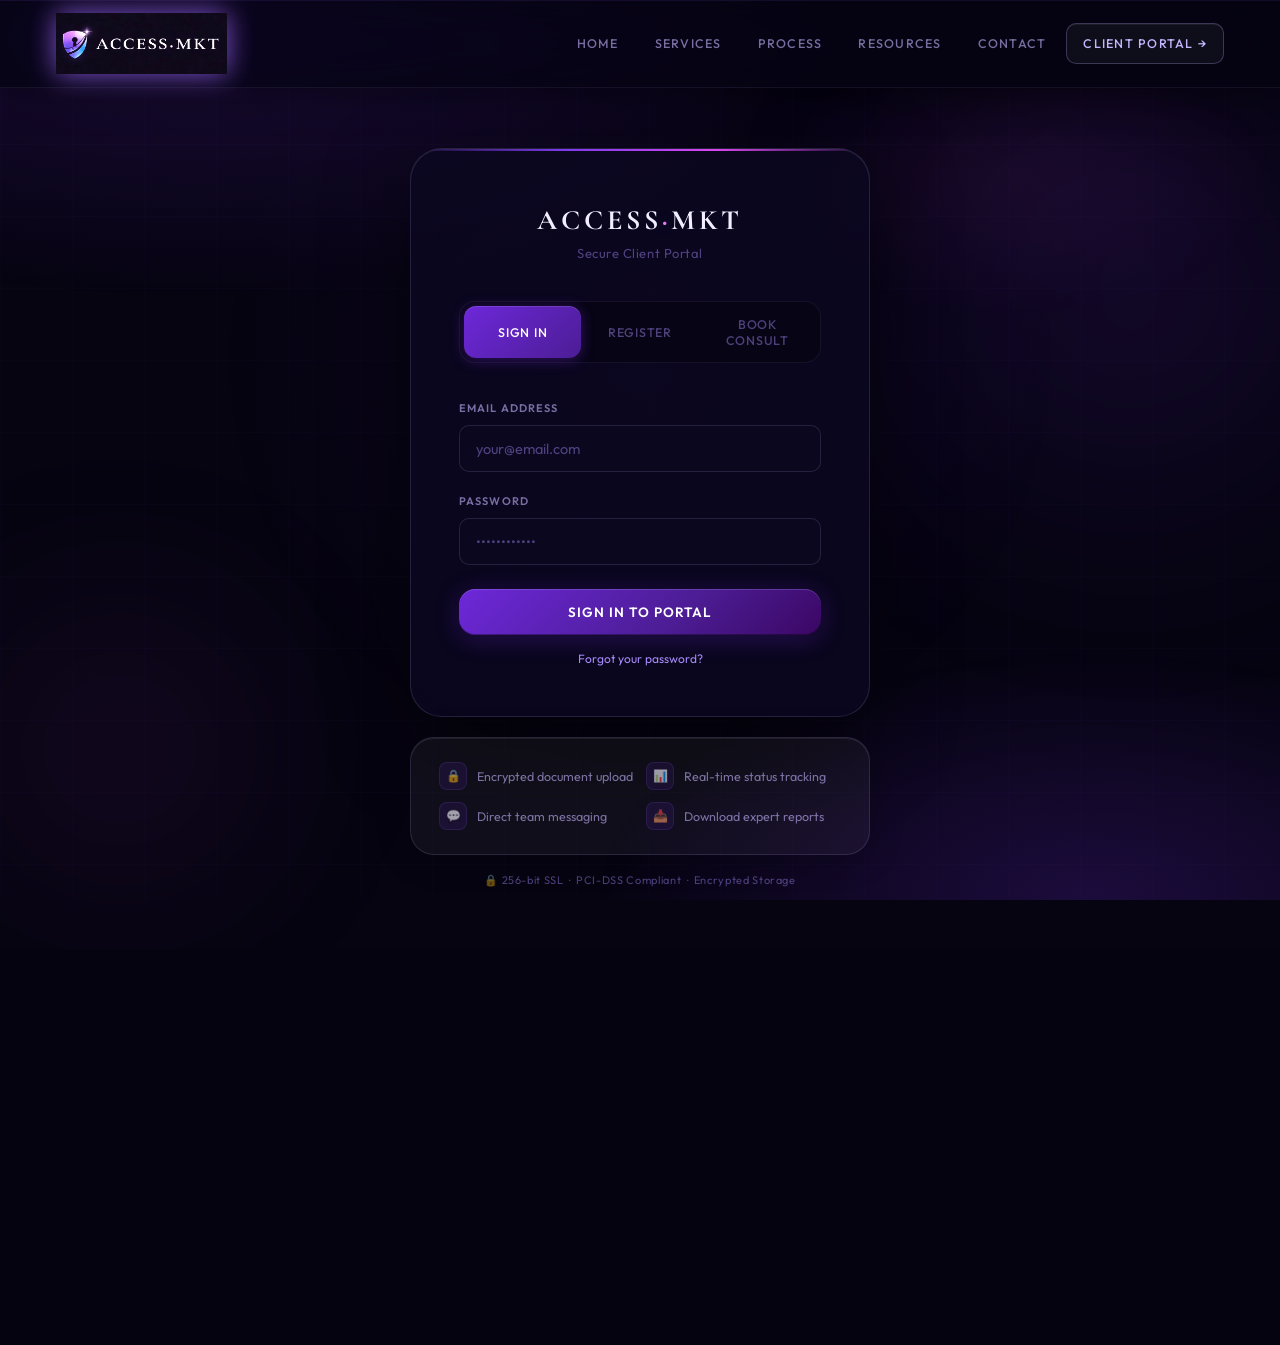
<file: portal.html>
<!DOCTYPE html>
<html lang="en">
<head>
  <meta charset="UTF-8"/>
  <meta name="viewport" content="width=device-width, initial-scale=1.0"/>
  <title>Client Portal — ACCESS Marketplace</title>
  <link rel="stylesheet" href="styles.css"/>
  <style>
    /* ── Scene ── */
    .portal-scene{min-height:calc(100vh - var(--nav-h));display:flex;align-items:center;justify-content:center;padding:60px 24px;position:relative;overflow:hidden}
    .scene-orb{position:absolute;border-radius:50%;filter:blur(90px);pointer-events:none}
    .s1{width:600px;height:600px;top:-100px;right:-150px;background:radial-gradient(circle,rgba(76,29,149,.25) 0%,transparent 70%)}
    .s2{width:400px;height:400px;bottom:0;left:-80px;background:radial-gradient(circle,rgba(217,70,239,.10) 0%,transparent 70%)}

    /* ── Auth card ── */
    .portal-wrap{width:100%;max-width:460px;position:relative;z-index:2}
    .portal-card{position:relative;background:rgba(12,8,32,.82);border:1px solid var(--border-1);border-radius:var(--r-xl);backdrop-filter:blur(32px);padding:48px;overflow:hidden;box-shadow:inset 0 1px 0 rgba(196,181,253,.10),0 24px 80px rgba(0,0,0,.50)}
    .portal-card::before{content:'';position:absolute;top:0;left:0;right:0;height:2px;border-radius:24px 24px 0 0;background:linear-gradient(90deg,transparent,var(--p-400),var(--pk-400),transparent)}
    .portal-header{text-align:center;margin-bottom:36px}
    .portal-logomark{font-family:'Cormorant Garamond',serif;font-size:28px;font-weight:700;letter-spacing:.14em;text-transform:uppercase;color:var(--text-100)}
    .portal-logomark .dot{color:var(--pk-300);text-shadow:0 0 14px rgba(232,121,249,.4)}
    .portal-header p{font-size:13px;color:var(--text-400);letter-spacing:.04em}
    .tab-row{display:flex;background:rgba(0,0,0,.30);border:1px solid var(--border-0);border-radius:var(--r-md);padding:4px;margin-bottom:36px}
    .tab-btn{flex:1;padding:10px 6px;border:none;background:transparent;border-radius:12px;font-family:'Outfit',sans-serif;font-size:12.5px;font-weight:500;letter-spacing:.06em;text-transform:uppercase;color:var(--text-400);cursor:pointer;transition:all .25s}
    .tab-btn.active{background:linear-gradient(135deg,var(--p-500),var(--p-700));color:white;box-shadow:0 2px 14px rgba(109,40,217,.40),inset 0 1px 0 rgba(255,255,255,.12)}
    .form-group{margin-bottom:20px}
    .form-note{text-align:center;font-size:12px;color:var(--text-400);line-height:1.6}
    .form-note a{color:var(--p-200);text-decoration:none}
    .auth-error{display:none;color:#f87171;font-size:12.5px;margin-bottom:12px;text-align:center;padding:10px;background:rgba(239,68,68,.08);border:1px solid rgba(239,68,68,.2);border-radius:var(--r-sm)}
    .portal-features{margin-top:20px;padding:24px 28px;display:grid;grid-template-columns:1fr 1fr;gap:12px}
    .pf-row{display:flex;align-items:center;gap:10px;font-size:12.5px;color:var(--text-300)}
    .pf-ico{width:28px;height:28px;border-radius:8px;background:rgba(109,40,217,.12);border:1px solid rgba(139,92,246,.15);display:flex;align-items:center;justify-content:center;font-size:12px;flex-shrink:0}
    .sec-badge{display:flex;align-items:center;justify-content:center;gap:8px;margin-top:16px;font-size:11px;color:var(--text-400);letter-spacing:.06em}

    /* ── Dashboard ── */
    .dash-wrap{display:none;width:100%;max-width:1200px;padding:0 20px}
    .dash-header{display:flex;justify-content:space-between;align-items:flex-start;margin-bottom:28px;flex-wrap:wrap;gap:14px}
    .dash-header h2{font-family:'Cormorant Garamond',serif;font-size:32px;font-weight:600;color:var(--text-100)}
    .dash-header p{font-size:13px;color:var(--text-400);margin-top:4px}
    .dash-controls{display:flex;align-items:center;gap:12px;flex-wrap:wrap}
    .status-badge-lg{display:flex;align-items:center;gap:8px;padding:8px 18px;background:rgba(109,40,217,.15);border:1px solid rgba(139,92,246,.28);border-radius:100px;font-size:12px;font-weight:600;color:var(--p-100)}

    /* ── Tab Nav ── */
    .dash-tabs{display:flex;gap:6px;margin-bottom:28px;border-bottom:1px solid var(--border-0);padding-bottom:0}
    .dash-tab{padding:12px 20px;border:none;background:transparent;font-family:'Outfit',sans-serif;font-size:13px;font-weight:500;color:var(--text-400);cursor:pointer;border-bottom:2px solid transparent;margin-bottom:-1px;transition:color .2s,border-color .2s}
    .dash-tab:hover{color:var(--text-200)}
    .dash-tab.active{color:var(--p-100);border-bottom-color:var(--p-300)}
    .dash-panel{display:none}
    .dash-panel.active{display:block}

    /* ── Overview ── */
    .overview-grid{display:grid;grid-template-columns:1.8fr 1fr;gap:20px}
    .dash-card{padding:28px 32px;background:var(--glass-1);border:1px solid var(--border-1);border-radius:var(--r-lg);backdrop-filter:blur(20px);box-shadow:inset 0 1px 0 rgba(255,255,255,.06)}
    .card-label{font-size:10px;font-weight:700;letter-spacing:.18em;text-transform:uppercase;color:var(--text-400);margin-bottom:22px}
    .prog-header{display:flex;justify-content:space-between;margin-bottom:10px}
    .prog-header span:first-child{font-size:13.5px;color:var(--text-200)}
    .prog-pct{font-size:22px;font-weight:700;font-family:'Cormorant Garamond',serif;background:linear-gradient(135deg,var(--p-100),var(--pk-300));-webkit-background-clip:text;-webkit-text-fill-color:transparent;background-clip:text}
    .prog-track{height:10px;background:rgba(255,255,255,.06);border-radius:100px;overflow:hidden;margin-bottom:24px;position:relative}
    .prog-fill{height:100%;border-radius:100px;background:linear-gradient(90deg,var(--p-600),var(--p-300),var(--pk-300));box-shadow:0 0 14px rgba(139,92,246,.5);width:0%;transition:width 1.2s cubic-bezier(.4,0,.2,1)}
    .rounds-row{display:grid;grid-template-columns:repeat(4,1fr);gap:8px;margin-bottom:20px}
    .round-chip{padding:12px 6px;border-radius:10px;text-align:center;font-size:11px;font-weight:600;letter-spacing:.04em}
    .r-done{background:rgba(109,40,217,.18);border:1px solid rgba(139,92,246,.30);color:var(--p-100)}
    .r-active{background:linear-gradient(135deg,rgba(139,92,246,.25),rgba(217,70,239,.12));border:1px solid rgba(217,70,239,.35);color:var(--pk-100)}
    .r-pending{background:rgba(255,255,255,.02);border:1px solid var(--border-0);color:var(--text-400)}
    .activity-item{display:flex;gap:14px;align-items:flex-start;padding:14px 0;border-bottom:1px solid rgba(196,181,253,.05)}
    .activity-item:last-child{border-bottom:none}
    .a-icon{width:32px;height:32px;border-radius:50%;display:flex;align-items:center;justify-content:center;font-size:14px;flex-shrink:0;background:linear-gradient(135deg,rgba(109,40,217,.20),rgba(76,29,149,.10));border:1px solid rgba(139,92,246,.18)}
    .a-text{font-size:13.5px;color:var(--text-200);line-height:1.5}
    .a-date{font-size:11px;color:var(--text-400);margin-top:2px}
    /* Summary grid */
    .summary-grid{display:grid;grid-template-columns:repeat(2,1fr);gap:10px;margin-bottom:20px}
    .sum-item{padding:14px 16px;background:rgba(0,0,0,.25);border:1px solid var(--border-0);border-radius:var(--r-sm)}
    .sum-lbl{font-size:10px;font-weight:700;letter-spacing:.14em;text-transform:uppercase;color:var(--text-400);margin-bottom:4px}
    .sum-val{font-size:17px;font-weight:700;color:var(--text-100)}
    .sum-val.grad{background:linear-gradient(135deg,var(--p-100),var(--pk-300));-webkit-background-clip:text;-webkit-text-fill-color:transparent;background-clip:text}
    .sum-val.green{color:#86efac}

    /* ── Documents ── */
    .upload-zone{border:2px dashed var(--border-2);border-radius:var(--r-lg);padding:40px;text-align:center;cursor:pointer;transition:all .25s;background:rgba(109,40,217,.03)}
    .upload-zone:hover,.upload-zone.drag{border-color:var(--p-300);background:rgba(109,40,217,.08)}
    .upload-zone h4{font-family:'Cormorant Garamond',serif;font-size:20px;margin-bottom:8px;color:var(--text-100)}
    .upload-zone p{font-size:13px;color:var(--text-400)}
    .upload-zone .icon{font-size:36px;margin-bottom:14px}
    #file-input{display:none}
    .doc-list{margin-top:20px;display:flex;flex-direction:column;gap:10px}
    .doc-row{display:flex;align-items:center;gap:14px;padding:16px 20px;background:var(--glass-1);border:1px solid var(--border-1);border-radius:var(--r-md);transition:all .2s}
    .doc-row:hover{background:var(--glass-2)}
    .doc-icon{width:38px;height:38px;border-radius:10px;display:flex;align-items:center;justify-content:center;font-size:18px;flex-shrink:0;background:linear-gradient(135deg,rgba(109,40,217,.18),rgba(76,29,149,.08));border:1px solid rgba(139,92,246,.18)}
    .doc-info{flex:1;min-width:0}
    .doc-name{font-size:14px;font-weight:500;color:var(--text-100);white-space:nowrap;overflow:hidden;text-overflow:ellipsis}
    .doc-meta{font-size:11.5px;color:var(--text-400);margin-top:2px}
    .doc-status{padding:3px 10px;border-radius:100px;font-size:11px;font-weight:600;white-space:nowrap}
    .ds-pending{background:rgba(217,70,239,.12);border:1px solid rgba(217,70,239,.25);color:var(--pk-100)}
    .ds-reviewed{background:rgba(16,185,129,.12);border:1px solid rgba(16,185,129,.25);color:#6ee7b7}
    .ds-approved{background:rgba(109,40,217,.15);border:1px solid rgba(139,92,246,.30);color:var(--p-100)}
    .ds-report{background:rgba(232,184,75,.12);border:1px solid rgba(232,184,75,.25);color:#fcd34d}
    .doc-actions{display:flex;gap:8px;flex-shrink:0}
    .doc-btn{padding:5px 12px;background:var(--glass-1);border:1px solid var(--border-1);border-radius:var(--r-sm);font-size:11.5px;color:var(--text-300);cursor:pointer;transition:all .2s;font-family:'Outfit',sans-serif}
    .doc-btn:hover{background:var(--glass-2);color:var(--p-100)}
    .doc-btn.del:hover{color:#f87171;border-color:rgba(239,68,68,.3)}
    .empty-docs{text-align:center;padding:48px 20px;color:var(--text-400)}
    .empty-docs .eicon{font-size:40px;margin-bottom:12px}
    .empty-docs p{font-size:14px}

    /* ── Messaging ── */
    .msg-thread{height:360px;overflow-y:auto;padding:16px;background:rgba(0,0,0,.20);border:1px solid var(--border-0);border-radius:var(--r-md) var(--r-md) 0 0;display:flex;flex-direction:column;gap:12px}
    .msg-thread::-webkit-scrollbar{width:4px}
    .msg-thread::-webkit-scrollbar-track{background:transparent}
    .msg-thread::-webkit-scrollbar-thumb{background:var(--border-1);border-radius:2px}
    .msg-bubble{max-width:75%;padding:12px 16px;border-radius:14px;font-size:14px;line-height:1.6}
    .msg-client{align-self:flex-end;background:linear-gradient(135deg,var(--p-500),var(--p-700));color:white;border-radius:14px 14px 3px 14px}
    .msg-admin{align-self:flex-start;background:var(--glass-2);border:1px solid var(--border-1);color:var(--text-100);border-radius:14px 14px 14px 3px}
    .msg-who{font-size:10.5px;font-weight:600;letter-spacing:.06em;text-transform:uppercase;margin-bottom:4px;opacity:.7}
    .msg-time{font-size:10.5px;opacity:.5;margin-top:4px}
    .msg-input-row{display:flex;gap:0;background:rgba(0,0,0,.25);border:1px solid var(--border-1);border-top:none;border-radius:0 0 var(--r-md) var(--r-md);overflow:hidden}
    .msg-input{flex:1;background:transparent;border:none;padding:14px 18px;font-family:'Outfit',sans-serif;font-size:14px;color:var(--text-100);outline:none}
    .msg-input::placeholder{color:var(--text-400)}
    .msg-send{background:linear-gradient(135deg,var(--p-500),var(--p-700));border:none;padding:0 24px;font-family:'Outfit',sans-serif;font-size:13px;font-weight:600;color:white;cursor:pointer;letter-spacing:.04em;transition:opacity .2s}
    .msg-send:hover{opacity:.85}
    .empty-msgs{text-align:center;padding:60px 20px;color:var(--text-400);font-size:14px}

    /* ── Sign out btn ── */
    .sign-out{background:transparent;border:1px solid var(--border-1);color:var(--text-400);padding:8px 18px;border-radius:var(--r-sm);font-family:'Outfit',sans-serif;font-size:12px;letter-spacing:.06em;text-transform:uppercase;cursor:pointer;transition:all .2s}
    .sign-out:hover{border-color:var(--border-2);color:var(--p-100)}

    /* ── Notify toast ── */
    .portal-toast{display:none;position:fixed;bottom:28px;left:50%;transform:translateX(-50%);padding:12px 28px;border-radius:100px;font-size:13.5px;font-weight:600;z-index:9999;backdrop-filter:blur(12px);box-shadow:0 8px 32px rgba(0,0,0,.4);white-space:nowrap}
    .toast-ok{background:rgba(16,185,129,.18);border:1px solid rgba(16,185,129,.35);color:#6ee7b7}
    .toast-err{background:rgba(239,68,68,.15);border:1px solid rgba(239,68,68,.30);color:#f87171}
  </style>
</head>
<body>
<nav>
  <a href="index.html" class="nav-logo"><img src="logo.png" class="nav-logo-img" alt="ACCESS MKT Logo"/></a>
  <ul class="nav-links">
    <li><a href="index.html">Home</a></li>
    <li><a href="services.html">Services</a></li>
    <li><a href="process.html">Process</a></li>
    <li><a href="education.html">Resources</a></li>
    <li><a href="contact.html">Contact</a></li>
    <li><a href="portal.html" class="nav-portal active">Client Portal →</a></li>
  </ul>
</nav>

<div class="page-wrap">
<div class="portal-scene" id="portal-scene">
  <div class="scene-orb s1"></div>
  <div class="scene-orb s2"></div>

  <!-- ════════════════════ AUTH PANEL ════════════════════ -->
  <div class="portal-wrap anim" id="auth-panel">
    <div class="portal-card">
      <div class="portal-header">
        <div class="portal-logomark">ACCESS<span class="dot">·</span>MKT</div>
        <p>Secure Client Portal</p>
      </div>
      <div class="tab-row">
        <button class="tab-btn active" onclick="switchTab('login')">Sign In</button>
        <button class="tab-btn" onclick="switchTab('signup')">Register</button>
        <button class="tab-btn" onclick="switchTab('consult')">Book Consult</button>
      </div>

      <!-- LOGIN -->
      <form id="login-form" onsubmit="loginUser(event)">
        <div class="form-group">
          <label class="field-label">Email Address</label>
          <input type="email" id="login-email" class="field" placeholder="your@email.com" required/>
        </div>
        <div class="form-group">
          <label class="field-label">Password</label>
          <input type="password" id="login-pass" class="field" placeholder="••••••••••••" required/>
        </div>
        <div class="auth-error" id="login-error"></div>
        <button type="submit" class="btn-primary" style="width:100%;margin-top:4px;">Sign In to Portal</button>
        <p class="form-note" style="margin-top:14px;"><a href="#">Forgot your password?</a></p>
      </form>

      <!-- REGISTER -->
      <form id="signup-form" style="display:none" onsubmit="registerUser(event)">
        <div class="form-group">
          <label class="field-label">Full Name</label>
          <input type="text" id="reg-name" class="field" placeholder="Jane Smith" required/>
        </div>
        <div class="form-group">
          <label class="field-label">Email Address</label>
          <input type="email" id="reg-email" class="field" placeholder="your@email.com" required/>
        </div>
        <div class="form-group">
          <label class="field-label">Phone Number</label>
          <input type="tel" id="reg-phone" class="field" placeholder="(555) 000-0000"/>
        </div>
        <div class="form-group">
          <label class="field-label">Create Password</label>
          <input type="password" id="reg-pass" class="field" placeholder="Min. 6 characters" required minlength="6"/>
        </div>
        <div class="auth-error" id="reg-error"></div>
        <button type="submit" class="btn-primary" style="width:100%;margin-top:4px;">Create My Account</button>
        <p class="form-note" style="margin-top:14px;">By registering you agree to our <a href="#">Terms</a> &amp; <a href="#">Privacy Policy</a>.</p>
      </form>

      <!-- BOOK CONSULT -->
      <form id="consult-form" style="display:none" onsubmit="bookConsult(event)">
        <div class="form-group">
          <label class="field-label">Full Name</label>
          <input type="text" id="c-name" class="field" placeholder="Jane Smith" required/>
        </div>
        <div class="form-group">
          <label class="field-label">Email Address</label>
          <input type="email" id="c-email" class="field" placeholder="your@email.com" required/>
        </div>
        <div class="form-group">
          <label class="field-label">Phone Number</label>
          <input type="tel" id="c-phone" class="field" placeholder="(555) 000-0000"/>
        </div>
        <div class="form-group">
          <label class="field-label">Preferred Date</label>
          <input type="date" id="c-date" class="field"/>
        </div>
        <div class="form-group">
          <label class="field-label">Questions or Context (Optional)</label>
          <textarea id="c-msg" rows="3" class="field" placeholder="Any questions for your expert..."></textarea>
        </div>
        <button type="submit" class="btn-accent" style="width:100%;margin-top:4px;">Book Consultation — $100</button>
        <p class="form-note" style="margin-top:14px;">$100 fee credited toward your service package. 24/7 support: (888) 555-0192</p>
      </form>
    </div>

    <div class="glass static portal-features anim anim-2">
      <div class="pf-row"><div class="pf-ico">🔒</div> Encrypted document upload</div>
      <div class="pf-row"><div class="pf-ico">📊</div> Real-time status tracking</div>
      <div class="pf-row"><div class="pf-ico">💬</div> Direct team messaging</div>
      <div class="pf-row"><div class="pf-ico">📥</div> Download expert reports</div>
    </div>
    <div class="sec-badge">🔒 256-bit SSL &nbsp;·&nbsp; PCI-DSS Compliant &nbsp;·&nbsp; Encrypted Storage</div>
  </div>

  <!-- ════════════════════ DASHBOARD ════════════════════ -->
  <div class="dash-wrap anim" id="dash-wrap">

    <div class="dash-header">
      <div>
        <h2 id="d-welcome">Welcome back</h2>
        <p id="d-meta">Loading your case...</p>
      </div>
      <div class="dash-controls">
        <div class="status-badge-lg"><span class="badge-dot"></span><span id="d-status-txt">Loading...</span></div>
        <button class="sign-out" onclick="signOut()">Sign Out</button>
      </div>
    </div>

    <!-- Tab nav -->
    <div class="dash-tabs">
      <button class="dash-tab active" onclick="switchDashTab('overview',this)">📊 Overview</button>
      <button class="dash-tab" onclick="switchDashTab('documents',this)">📁 Documents</button>
      <button class="dash-tab" onclick="switchDashTab('messages',this)">💬 Messages <span id="msg-badge" style="display:none;background:var(--pk-400);border-radius:100px;padding:1px 7px;font-size:10px;margin-left:4px;color:white;"></span></button>
      <button class="dash-tab" onclick="switchDashTab('reports',this)">📥 Reports</button>
    </div>

    <!-- ── OVERVIEW ── -->
    <div class="dash-panel active" id="panel-overview">
      <div class="overview-grid">
        <!-- Left: Progress -->
        <div class="dash-card">
          <div class="card-label">Dispute Progress</div>
          <div class="prog-header">
            <span id="d-round-label">Loading...</span>
            <span class="prog-pct" id="d-pct">0%</span>
          </div>
          <div class="prog-track"><div class="prog-fill" id="d-prog-fill"></div></div>
          <div class="rounds-row" id="d-rounds-row">
            <div class="round-chip r-pending">Round 1<br/>Pending</div>
            <div class="round-chip r-pending">Round 2<br/>Pending</div>
            <div class="round-chip r-pending">Round 3<br/>Pending</div>
            <div class="round-chip r-pending">Round 4<br/>Pending</div>
          </div>
          <div style="border-top:1px solid var(--border-0);padding-top:18px;">
            <div class="card-label" style="margin-bottom:14px;">Recent Activity</div>
            <div id="d-activity">
              <div class="activity-item"><div class="a-icon">ℹ️</div><div><div class="a-text">Your case is being set up. Check back soon for updates from your expert team.</div><div class="a-date">Just now</div></div></div>
            </div>
          </div>
        </div>

        <!-- Right: Summary -->
        <div style="display:flex;flex-direction:column;gap:18px;">
          <div class="dash-card">
            <div class="card-label">Case Summary</div>
            <div class="summary-grid">
              <div class="sum-item"><div class="sum-lbl">Trade Lines</div><div class="sum-val grad" id="s-lines">—</div></div>
              <div class="sum-item"><div class="sum-lbl">Package</div><div class="sum-val" id="s-pkg" style="font-size:13px;">—</div></div>
              <div class="sum-item"><div class="sum-lbl">Disputes Filed</div><div class="sum-val" id="s-disputes">0</div></div>
              <div class="sum-item"><div class="sum-lbl">Items Resolved</div><div class="sum-val green" id="s-resolved">0</div></div>
            </div>
            <div style="padding:12px 14px;background:rgba(109,40,217,.08);border:1px solid rgba(139,92,246,.18);border-radius:var(--r-sm);">
              <div style="font-size:10px;font-weight:700;letter-spacing:.14em;text-transform:uppercase;color:var(--pk-300);margin-bottom:4px;">Admin Notes</div>
              <p id="s-notes" style="font-size:13.5px;color:var(--text-200);line-height:1.7;">No notes yet from your expert team.</p>
            </div>
          </div>

          <div class="dash-card">
            <div class="card-label">24/7 Support</div>
            <div style="display:flex;align-items:center;gap:14px;padding:14px 0;border-bottom:1px solid var(--border-0);">
              <div style="width:38px;height:38px;border-radius:50%;background:rgba(16,185,129,.12);border:1px solid rgba(16,185,129,.25);display:flex;align-items:center;justify-content:center;font-size:16px;flex-shrink:0;">🟢</div>
              <div><div style="font-size:13.5px;font-weight:600;color:var(--text-100);">(888) 555-0192</div><div style="font-size:12px;color:var(--text-400);">24/7 Support Line</div></div>
            </div>
            <div style="padding-top:14px;">
              <button class="btn-secondary" style="width:100%;font-size:12.5px;" onclick="switchDashTab('messages',document.querySelectorAll('.dash-tab')[2])">Open Messages →</button>
            </div>
          </div>
        </div>
      </div>
    </div>

    <!-- ── DOCUMENTS ── -->
    <div class="dash-panel" id="panel-documents">
      <div class="dash-card" style="margin-bottom:20px;">
        <div class="card-label">Upload a Document</div>
        <div class="upload-zone" id="upload-zone" onclick="document.getElementById('file-input').click()" ondragover="dragOver(event)" ondragleave="dragLeave(event)" ondrop="dropFile(event)">
          <div class="icon">📤</div>
          <h4>Click to Upload or Drag &amp; Drop</h4>
          <p>Credit reports, IDs, supporting documents — any file type accepted<br/>Max 4MB per file</p>
        </div>
        <input type="file" id="file-input" multiple onchange="handleFileSelect(event)" accept="*/*"/>
        <div style="display:flex;gap:10px;margin-top:16px;flex-wrap:wrap;">
          <span style="font-size:12px;color:var(--text-400);">Common uploads:</span>
          <span style="font-size:12px;color:var(--text-300);">Credit Report · Photo ID · Bank Statement · Dispute Letters</span>
        </div>
      </div>

      <div class="dash-card">
        <div class="card-label" style="margin-bottom:12px;">Your Uploaded Documents</div>
        <div id="doc-list"></div>
      </div>
    </div>

    <!-- ── MESSAGES ── -->
    <div class="dash-panel" id="panel-messages">
      <div class="dash-card">
        <div class="card-label" style="margin-bottom:0;">Message Your Expert Team</div>
        <p style="font-size:13px;color:var(--text-400);margin-bottom:20px;">Messages are monitored during business hours (Mon–Fri 9AM–5PM ET). For urgent needs call (888) 555-0192.</p>
        <div class="msg-thread" id="msg-thread"></div>
        <div class="msg-input-row">
          <input type="text" class="msg-input" id="msg-input" placeholder="Type your message..." onkeydown="if(event.key==='Enter')sendMsg()"/>
          <button class="msg-send" onclick="sendMsg()">Send →</button>
        </div>
      </div>
    </div>

    <!-- ── REPORTS ── -->
    <div class="dash-panel" id="panel-reports">
      <div class="dash-card">
        <div class="card-label">Expert Reports &amp; Documents from ACCESS</div>
        <p style="font-size:13.5px;color:var(--text-300);margin-bottom:20px;line-height:1.7;">Reports uploaded by your expert team will appear here. You will be notified via message when a new report is available for download.</p>
        <div id="reports-list"></div>
      </div>
    </div>

  </div><!-- end dash-wrap -->

</div><!-- end portal-scene -->
</div><!-- end page-wrap -->

<div class="portal-toast" id="portal-toast"></div>

<footer>
  <div class="footer-inner">
    <div class="footer-grid">
      <div><a href="index.html" class="nav-logo" style="font-size:22px;"><img src="logo.png" class="nav-logo-img" alt="ACCESS MKT Logo"/>ACCESS<span class="dot">·</span>MKT</a><p class="footer-brand-desc">Making credit repair accessible, transparent, and expert-driven.</p></div>
      <div><div class="footer-col-title">Services</div><div class="footer-col"><a href="services.html">Packages</a><a href="process.html">How It Works</a><a href="portal.html">Book Consult</a></div></div>
      <div><div class="footer-col-title">Resources</div><div class="footer-col"><a href="education.html">Education</a><a href="education.html">FAQs</a><a href="education.html">Credit Laws</a></div></div>
      <div><div class="footer-col-title">Company</div><div class="footer-col"><a href="contact.html">Contact</a><a href="portal.html">Portal</a><a href="#">Privacy</a><a href="admin.html" style="margin-top:8px;color:rgba(167,139,250,.30);font-size:12px;">Admin</a></div></div>
    </div>
    <div class="footer-bottom"><p>&copy; 2025 ACCESS Marketplace. All rights reserved.</p><div class="trust-chips"><span class="trust-chip">CROA Compliant</span><span class="trust-chip">PCI-DSS Secure</span><span class="trust-chip">SSL Encrypted</span></div></div>
  </div>
</footer>

<script>
/* ═══════════════════════════════════════════
   STORAGE HELPERS
═══════════════════════════════════════════ */
const SK_CLIENTS  = 'access_clients';
const SK_SESSION  = 'current_user';

function getClients(){ try{ return JSON.parse(localStorage.getItem(SK_CLIENTS)||'[]'); }catch{ return []; } }
function saveClients(d){ localStorage.setItem(SK_CLIENTS, JSON.stringify(d)); }
function getSession(){ try{ return JSON.parse(localStorage.getItem(SK_SESSION)||'null'); }catch{ return null; } }
function saveSession(u){ localStorage.setItem(SK_SESSION, JSON.stringify(u)); }
function clearSession(){ localStorage.removeItem(SK_SESSION); }

function docKey(id){ return 'access_docs_' + id; }
function msgKey(id){ return 'access_msgs_' + id; }
function getDocs(id){ try{ return JSON.parse(localStorage.getItem(docKey(id))||'[]'); }catch{ return []; } }
function saveDocs(id, d){ localStorage.setItem(docKey(id), JSON.stringify(d)); }
function getMsgs(id){ try{ return JSON.parse(localStorage.getItem(msgKey(id))||'[]'); }catch{ return []; } }
function saveMsgs(id, m){ localStorage.setItem(msgKey(id), JSON.stringify(m)); }

/* ═══════════════════════════════════════════
   AUTH
═══════════════════════════════════════════ */
function switchTab(tab){
  ['login-form','signup-form','consult-form'].forEach(id=>{ document.getElementById(id).style.display='none'; });
  document.querySelectorAll('.tab-btn').forEach((b,i)=>b.classList.toggle('active',(['login','signup','consult'])[i]===tab));
  document.getElementById(tab+'-form').style.display='block';
}

function loginUser(e){
  e.preventDefault();
  const email = document.getElementById('login-email').value.trim().toLowerCase();
  const pass  = document.getElementById('login-pass').value;
  const clients = getClients();
  const user = clients.find(c => c.email && c.email.toLowerCase()===email && c.type==='registration' && c.password===pass);
  const errEl = document.getElementById('login-error');
  if(!user){ errEl.style.display='block'; errEl.textContent='No account found with those credentials. Please register first.'; return; }
  errEl.style.display='none';
  saveSession(user);
  showDash(user);
}

function registerUser(e){
  e.preventDefault();
  const name  = document.getElementById('reg-name').value.trim();
  const email = document.getElementById('reg-email').value.trim().toLowerCase();
  const phone = document.getElementById('reg-phone').value.trim();
  const pass  = document.getElementById('reg-pass').value;
  const errEl = document.getElementById('reg-error');
  const clients = getClients();
  if(clients.find(c=>c.email&&c.email.toLowerCase()===email&&c.type==='registration')){
    errEl.style.display='block'; errEl.textContent='An account with this email already exists. Please sign in.'; return;
  }
  errEl.style.display='none';
  const record = {
    id:'reg-'+Date.now(), name, email, phone, password: pass, type:'registration',
    date:new Date().toISOString(), creditLines:'', package:'', status:'New',
    round:'N/A', disputesSubmitted:'0', itemsResolved:'0', message:'', notes:''
  };
  clients.unshift(record);
  saveClients(clients);
  saveSession(record);
  showDash(record);
}

function bookConsult(e){
  e.preventDefault();
  const name  = document.getElementById('c-name').value.trim();
  const email = document.getElementById('c-email').value.trim().toLowerCase();
  const phone = document.getElementById('c-phone').value.trim();
  const date  = document.getElementById('c-date').value;
  const msg   = document.getElementById('c-msg').value.trim();
  const record = {
    id:'consult-'+Date.now(), name, email, phone, password:'', type:'consultation',
    date:new Date().toISOString(), creditLines:'', package:'Consultation — $100',
    status:'Pending', round:'N/A', disputesSubmitted:'0', itemsResolved:'0',
    message:(date?'Preferred date: '+date+'. ':'')+msg, notes:''
  };
  const clients = getClients();
  clients.unshift(record);
  saveClients(clients);
  saveSession(record);
  showDash(record);
}

/* ═══════════════════════════════════════════
   DASHBOARD
═══════════════════════════════════════════ */
function showDash(user){
  document.getElementById('auth-panel').style.display='none';
  const dw = document.getElementById('dash-wrap');
  dw.style.display='flex';
  dw.style.flexDirection='column';
  dw.style.alignItems='center';
  // Hide auth scene background extras
  document.getElementById('portal-scene').style.alignItems='flex-start';
  document.getElementById('portal-scene').style.paddingTop='40px';
  refreshDash(user.id);
  startPolling(user.id);
  renderDocs(user.id);
  renderMsgs(user.id);
  renderReports(user.id);
}

function refreshDash(clientId){
  const clients = getClients();
  const user = clients.find(c=>c.id===clientId);
  if(!user) return;

  // Save updated session
  saveSession(user);

  const fname = (user.name||'').split(' ')[0] || 'there';
  document.getElementById('d-welcome').textContent = 'Welcome back, ' + fname;
  document.getElementById('d-meta').textContent = 'Client ID #ACX-' + user.id.slice(-6).toUpperCase() + (user.package ? ' · ' + user.package : '');
  document.getElementById('d-status-txt').textContent = user.status || 'New';

  // Progress
  const roundMap = {
    'N/A':0, 'Round 1':12, 'Round 1 Done':25,
    'Round 2':38, 'Round 2 Done':55,
    'Round 3':68, 'Round 3 Done':80,
    'Round 4':90, 'All Done':100
  };
  const pct = roundMap[user.round] ?? 0;
  document.getElementById('d-pct').textContent = pct + '%';
  setTimeout(()=>{ document.getElementById('d-prog-fill').style.width = pct + '%'; }, 100);

  const roundLabel = {
    'N/A':'Not Started', 'Round 1':'Round 1 In Progress', 'Round 1 Done':'Round 1 Complete',
    'Round 2':'Round 2 In Progress', 'Round 2 Done':'Round 2 Complete',
    'Round 3':'Round 3 In Progress', 'Round 3 Done':'Round 3 Complete',
    'Round 4':'Round 4 In Progress', 'All Done':'All Rounds Complete'
  };
  document.getElementById('d-round-label').textContent = roundLabel[user.round] || 'Not started yet';

  // Round chips
  const chips = document.getElementById('d-rounds-row');
  const r1done = ['Round 1 Done','Round 2','Round 2 Done','Round 3','Round 3 Done','Round 4','All Done'].includes(user.round);
  const r2done = ['Round 2 Done','Round 3','Round 3 Done','Round 4','All Done'].includes(user.round);
  const r3done = ['Round 3 Done','Round 4','All Done'].includes(user.round);
  const r4done = ['All Done'].includes(user.round);
  const r1act  = user.round==='Round 1';
  const r2act  = user.round==='Round 2';
  const r3act  = user.round==='Round 3';
  const r4act  = user.round==='Round 4';

  function chipClass(done, active){ return done?'round-chip r-done':active?'round-chip r-active':'round-chip r-pending'; }
  function chipText(n, done, active, rnd){
    const labels = {done:'✓ Done', active:'⚡ Active', pending:'Pending'};
    const st = done?'done':active?'active':'pending';
    return `Round ${n}<br/>${labels[st]}`;
  }

  chips.innerHTML = `
    <div class="${chipClass(r1done,r1act)}">${chipText(1,r1done,r1act)}</div>
    <div class="${chipClass(r2done,r2act)}">${chipText(2,r2done,r2act)}</div>
    <div class="${chipClass(r3done,r3act)}">${chipText(3,r3done,r3act)}</div>
    <div class="${chipClass(r4done,r4act)}">${chipText(4,r4done,r4act)}</div>
  `;

  // Case summary
  document.getElementById('s-lines').textContent = user.creditLines || '—';
  document.getElementById('s-pkg').textContent   = user.package     || 'Not assigned yet';
  document.getElementById('s-disputes').textContent = user.disputesSubmitted || '0';
  document.getElementById('s-resolved').textContent = user.itemsResolved     || '0';
  document.getElementById('s-notes').textContent    = user.notes || 'No notes yet from your expert team.';

  // Activity feed (build from round)
  buildActivity(user);
}

function buildActivity(user){
  const el = document.getElementById('d-activity');
  const items = [];
  const now = new Date().toLocaleDateString('en-US',{month:'short',day:'numeric',year:'numeric'});

  if(user.round!=='N/A') items.push({icon:'⚡', text:'Dispute round updated to: '+user.round, date:now});
  if(user.package) items.push({icon:'📋', text:'Service package confirmed: '+user.package, date:user.date?new Date(user.date).toLocaleDateString('en-US',{month:'short',day:'numeric',year:'numeric'}):now});
  if(user.status==='Active') items.push({icon:'🔄', text:'Your case is actively being worked on by your expert team.', date:now});
  if(user.status==='Complete') items.push({icon:'🏆', text:'All dispute rounds complete. Download your final report in the Reports tab.', date:now});
  if(user.notes) items.push({icon:'📝', text:'Your expert left a note — see Case Summary.', date:now});

  if(items.length===0){
    items.push({icon:'ℹ️', text:'Your case is being set up. Updates will appear here as your expert team works on your file.', date:'Just now'});
  }

  el.innerHTML = items.map(i=>`
    <div class="activity-item">
      <div class="a-icon">${i.icon}</div>
      <div><div class="a-text">${i.text}</div><div class="a-date">${i.date}</div></div>
    </div>
  `).join('');
}

/* ═══════════════════════════════════════════
   DOCUMENTS
═══════════════════════════════════════════ */
function renderDocs(clientId){
  const docs = getDocs(clientId).filter(d=>d.uploadedBy==='client');
  const el = document.getElementById('doc-list');
  if(docs.length===0){
    el.innerHTML=`<div class="empty-docs"><div class="eicon">📁</div><p>No documents uploaded yet. Use the upload area above to submit your files.</p></div>`;
    return;
  }
  el.innerHTML = docs.map(d=>`
    <div class="doc-row" id="docrow-${d.id}">
      <div class="doc-icon">${fileIcon(d.name)}</div>
      <div class="doc-info">
        <div class="doc-name">${esc(d.name)}</div>
        <div class="doc-meta">${d.size} · Uploaded ${d.date}</div>
      </div>
      <span class="doc-status ${statusClass(d.status)}">${d.status}</span>
      <div class="doc-actions">
        <button class="doc-btn" onclick="downloadDoc('${d.id}','${clientId}')">Download</button>
        <button class="doc-btn del" onclick="deleteClientDoc('${d.id}','${clientId}')">Delete</button>
      </div>
    </div>
  `).join('');
}

function fileIcon(name){
  const ext = (name||'').split('.').pop().toLowerCase();
  const map = {pdf:'📄',jpg:'🖼️',jpeg:'🖼️',png:'🖼️',gif:'🖼️',doc:'📝',docx:'📝',xls:'📊',xlsx:'📊',txt:'📃',zip:'📦',rar:'📦'};
  return map[ext] || '📎';
}

function statusClass(s){
  return {pending:'ds-pending',reviewed:'ds-reviewed',approved:'ds-approved',report:'ds-report'}[s]||'ds-pending';
}

function esc(s){ return String(s||'').replace(/&/g,'&amp;').replace(/</g,'&lt;').replace(/>/g,'&gt;'); }

function handleFileSelect(e){ processFiles([...e.target.files]); e.target.value=''; }
function dragOver(e){ e.preventDefault(); document.getElementById('upload-zone').classList.add('drag'); }
function dragLeave(e){ document.getElementById('upload-zone').classList.remove('drag'); }
function dropFile(e){
  e.preventDefault();
  document.getElementById('upload-zone').classList.remove('drag');
  processFiles([...e.dataTransfer.files]);
}

function processFiles(files){
  const user = getSession();
  if(!user){ showToast('Please sign in to upload files.','err'); return; }
  if(!user.id){ showToast('Session error. Please sign in again.','err'); return; }

  files.forEach(file=>{
    if(file.size > 4*1024*1024){ showToast(file.name+' exceeds 4MB limit.','err'); return; }
    const reader = new FileReader();
    reader.onload = (ev)=>{
      const docs = getDocs(user.id);
      const doc = {
        id: 'doc-'+Date.now()+'-'+Math.random().toString(36).slice(2,6),
        name: file.name,
        size: formatBytes(file.size),
        type: file.type,
        date: new Date().toLocaleDateString('en-US',{month:'short',day:'numeric',year:'numeric'}),
        status: 'pending',
        uploadedBy: 'client',
        data: ev.target.result
      };
      docs.push(doc);
      saveDocs(user.id, docs);
      renderDocs(user.id);
      showToast('✓ ' + file.name + ' uploaded successfully','ok');
    };
    reader.readAsDataURL(file);
  });
}

function formatBytes(b){ if(b<1024) return b+'B'; if(b<1048576) return (b/1024).toFixed(1)+'KB'; return (b/1048576).toFixed(1)+'MB'; }

function downloadDoc(docId, clientId){
  const docs = getDocs(clientId);
  const doc = docs.find(d=>d.id===docId);
  if(!doc || !doc.data) return;
  const a = document.createElement('a');
  a.href = doc.data;
  a.download = doc.name;
  a.click();
}

function deleteClientDoc(docId, clientId){
  if(!confirm('Remove this document from your file?')) return;
  const docs = getDocs(clientId).filter(d=>d.id!==docId);
  saveDocs(clientId, docs);
  renderDocs(clientId);
  showToast('Document removed.','ok');
}

/* ═══════════════════════════════════════════
   MESSAGES
═══════════════════════════════════════════ */
function renderMsgs(clientId){
  const msgs = getMsgs(clientId);
  const thread = document.getElementById('msg-thread');
  if(msgs.length===0){
    thread.innerHTML=`<div class="empty-msgs">No messages yet. Send your first message to your expert team below.</div>`;
    return;
  }
  thread.innerHTML = msgs.map(m=>`
    <div style="display:flex;flex-direction:column;align-items:${m.from==='client'?'flex-end':'flex-start'};">
      <div class="msg-bubble msg-${m.from}">
        <div class="msg-who">${m.from==='client'?'You':'ACCESS Expert'}</div>
        ${esc(m.text)}
        <div class="msg-time">${m.date}</div>
      </div>
    </div>
  `).join('');
  thread.scrollTop = thread.scrollHeight;

  // Clear unread badge
  const badge = document.getElementById('msg-badge');
  badge.style.display='none';
}

function sendMsg(){
  const input = document.getElementById('msg-input');
  const text = input.value.trim();
  if(!text) return;
  const user = getSession();
  if(!user) return;
  const msgs = getMsgs(user.id);
  msgs.push({
    id:'msg-'+Date.now(), from:'client', text,
    date: new Date().toLocaleString('en-US',{month:'short',day:'numeric',hour:'numeric',minute:'2-digit'})
  });
  saveMsgs(user.id, msgs);
  input.value='';
  renderMsgs(user.id);
  showToast('Message sent.','ok');
}

/* ═══════════════════════════════════════════
   REPORTS (admin uploads for client)
═══════════════════════════════════════════ */
function renderReports(clientId){
  const docs = getDocs(clientId).filter(d=>d.uploadedBy==='admin');
  const el = document.getElementById('reports-list');
  if(docs.length===0){
    el.innerHTML=`<div class="empty-docs"><div class="eicon">📋</div><p>No reports available yet. Reports from your expert team will appear here when ready.</p></div>`;
    return;
  }
  el.innerHTML = docs.map(d=>`
    <div class="doc-row">
      <div class="doc-icon">📋</div>
      <div class="doc-info">
        <div class="doc-name">${esc(d.name)}</div>
        <div class="doc-meta">From ACCESS Expert · ${d.date}</div>
      </div>
      <span class="doc-status ds-report">Report</span>
      <div class="doc-actions">
        <button class="doc-btn" onclick="downloadDoc('${d.id}','${clientId}')">⬇ Download</button>
      </div>
    </div>
  `).join('');
}

/* ═══════════════════════════════════════════
   POLLING — picks up admin changes every 8s
═══════════════════════════════════════════ */
let pollInterval = null;
function startPolling(clientId){
  if(pollInterval) clearInterval(pollInterval);
  pollInterval = setInterval(()=>{
    refreshDash(clientId);
    renderDocs(clientId);
    renderReports(clientId);

    // Check for new admin messages
    const msgs = getMsgs(clientId);
    const adminMsgs = msgs.filter(m=>m.from==='admin');
    const lastSeen = parseInt(localStorage.getItem('last_seen_msg_'+clientId)||'0');
    const newAdminMsgs = adminMsgs.filter(m=>parseInt(m.id.replace('msg-',''))>lastSeen);
    if(newAdminMsgs.length>0 && document.getElementById('panel-messages').style.display!=='block'){
      const badge = document.getElementById('msg-badge');
      badge.style.display='inline';
      badge.textContent = newAdminMsgs.length;
    }
    if(document.getElementById('panel-messages').classList.contains('active')){
      renderMsgs(clientId);
      if(adminMsgs.length>0) localStorage.setItem('last_seen_msg_'+clientId, Math.max(...adminMsgs.map(m=>parseInt(m.id.replace('msg-','')))));
    }
  }, 8000);
}

function switchDashTab(name, btn){
  document.querySelectorAll('.dash-panel').forEach(p=>p.classList.remove('active'));
  document.querySelectorAll('.dash-tab').forEach(b=>b.classList.remove('active'));
  document.getElementById('panel-'+name).classList.add('active');
  btn.classList.add('active');
  const user = getSession();
  if(!user) return;
  if(name==='messages'){
    renderMsgs(user.id);
    document.getElementById('msg-badge').style.display='none';
    if(getMsgs(user.id).filter(m=>m.from==='admin').length>0){
      localStorage.setItem('last_seen_msg_'+user.id, Math.max(...getMsgs(user.id).filter(m=>m.from==='admin').map(m=>parseInt(m.id.replace('msg-','')))));
    }
  }
  if(name==='documents') renderDocs(user.id);
  if(name==='reports') renderReports(user.id);
}

function signOut(){
  clearInterval(pollInterval);
  clearSession();
  document.getElementById('dash-wrap').style.display='none';
  document.getElementById('auth-panel').style.display='block';
  document.getElementById('portal-scene').style.alignItems='center';
  document.getElementById('portal-scene').style.paddingTop='60px';
  document.getElementById('login-email').value='';
  document.getElementById('login-pass').value='';
  switchTab('login');
}

/* ═══════════════════════════════════════════
   TOAST
═══════════════════════════════════════════ */
let toastTimer;
function showToast(msg, type='ok'){
  const t = document.getElementById('portal-toast');
  t.className = 'portal-toast toast-'+type;
  t.textContent = msg;
  t.style.display='block';
  clearTimeout(toastTimer);
  toastTimer = setTimeout(()=>t.style.display='none', 3000);
}

/* ═══════════════════════════════════════════
   AUTO LOGIN
═══════════════════════════════════════════ */
window.addEventListener('DOMContentLoaded',()=>{
  const u = getSession();
  if(u && u.id){
    const clients = getClients();
    const fresh = clients.find(c=>c.id===u.id);
    if(fresh){ showDash(fresh); }
  }
});
</script>
</body>
</html>
</file>
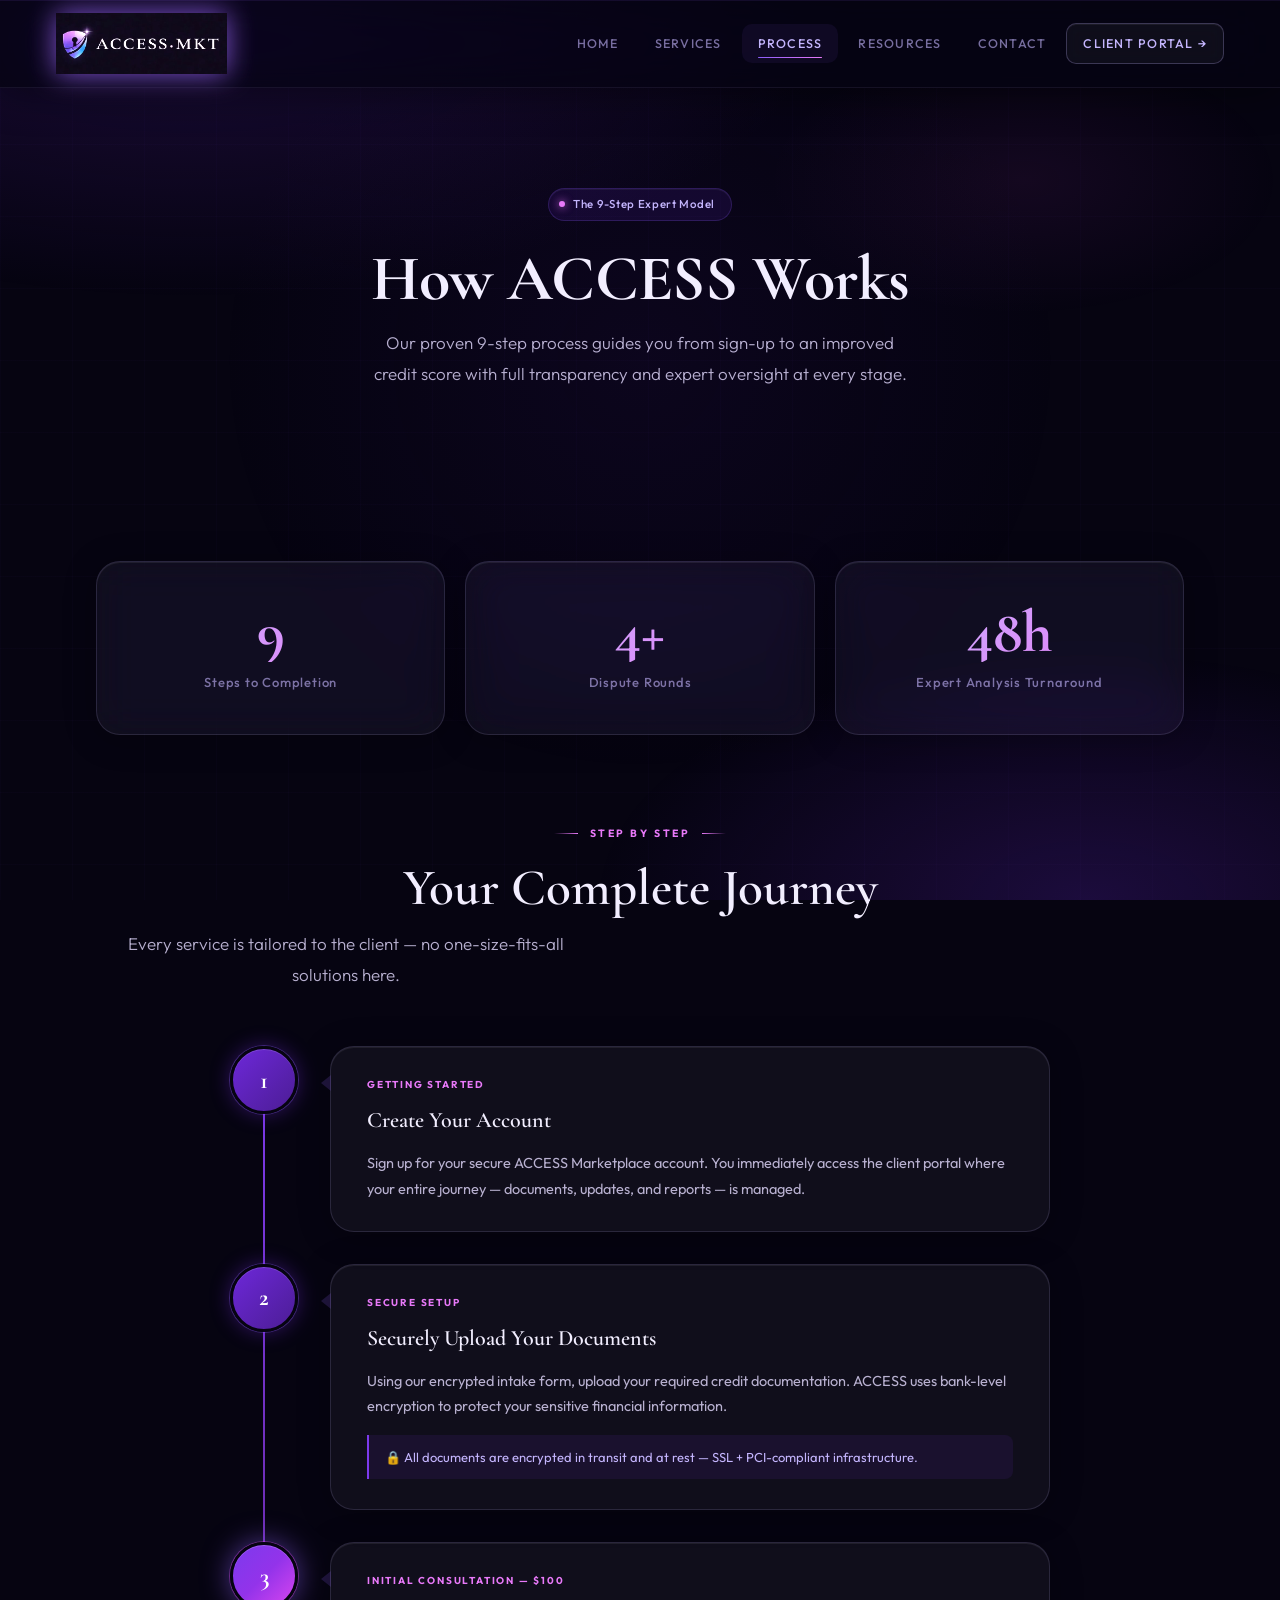
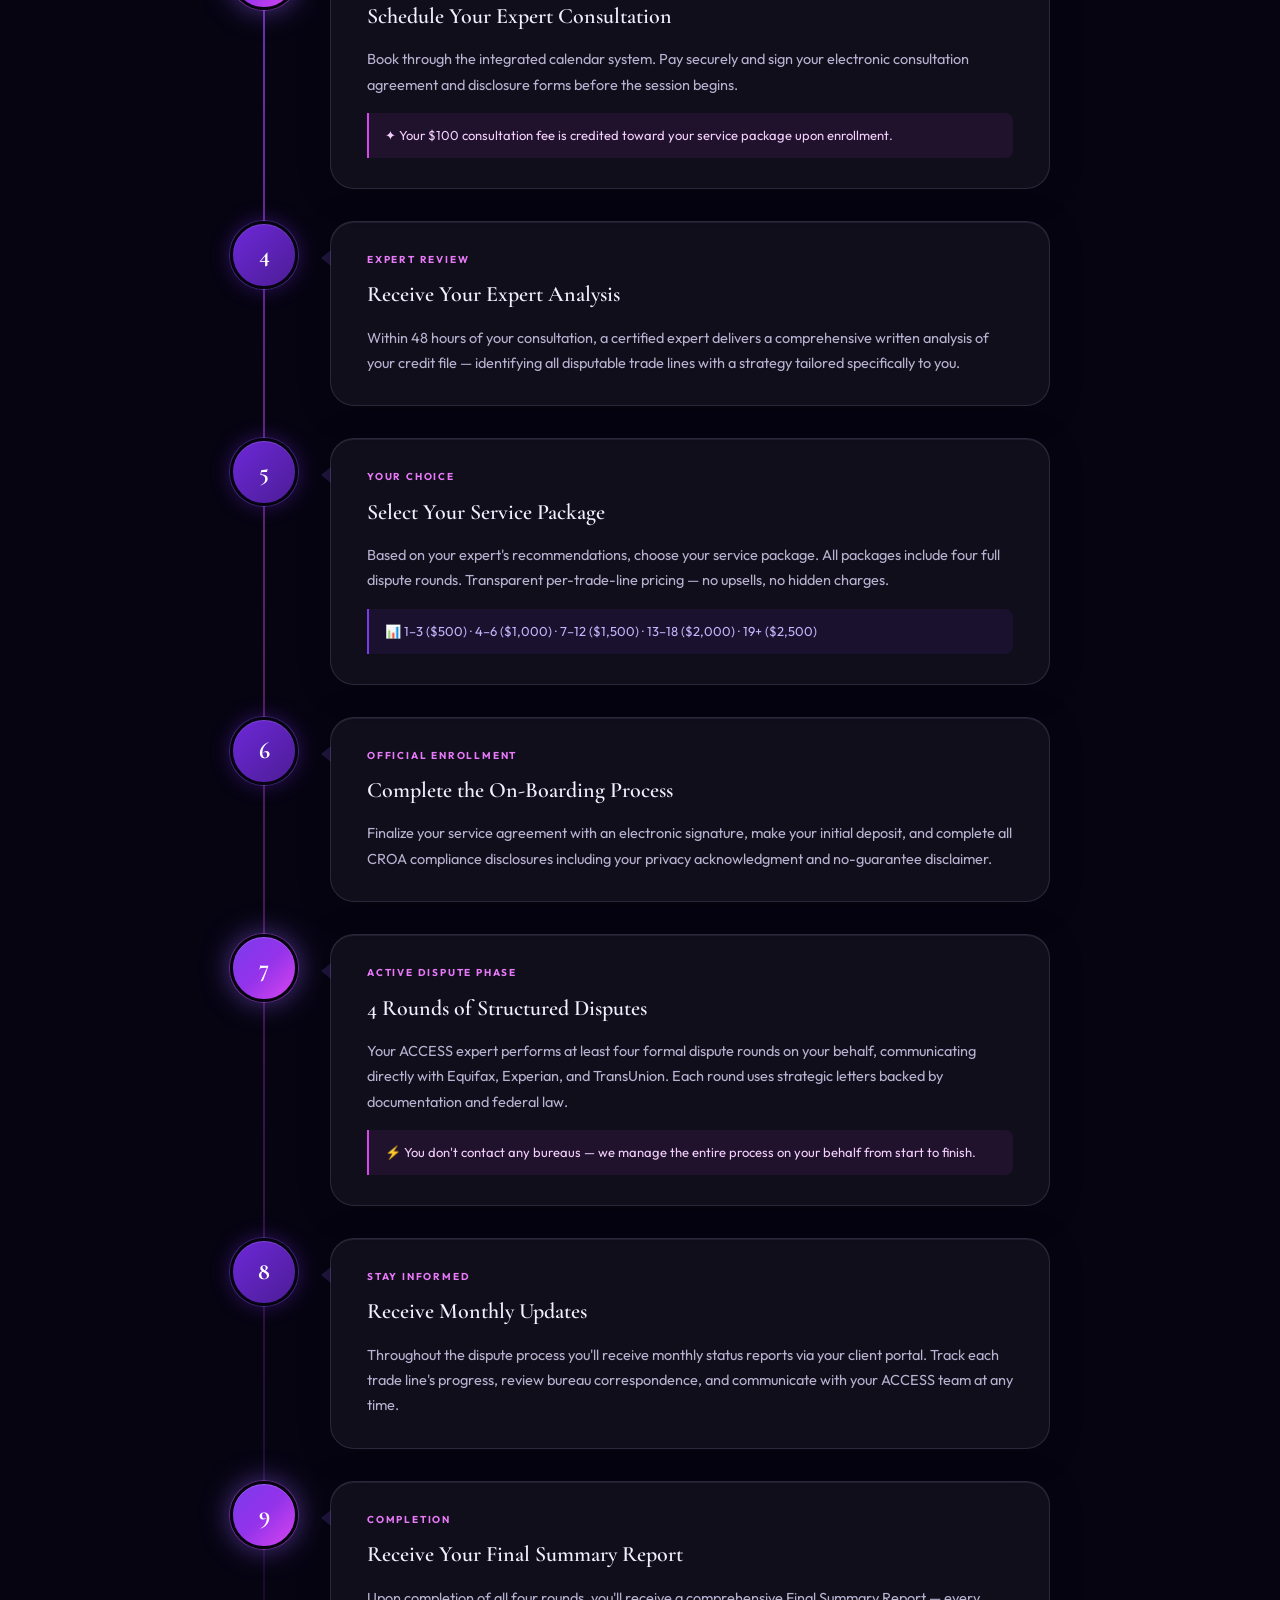
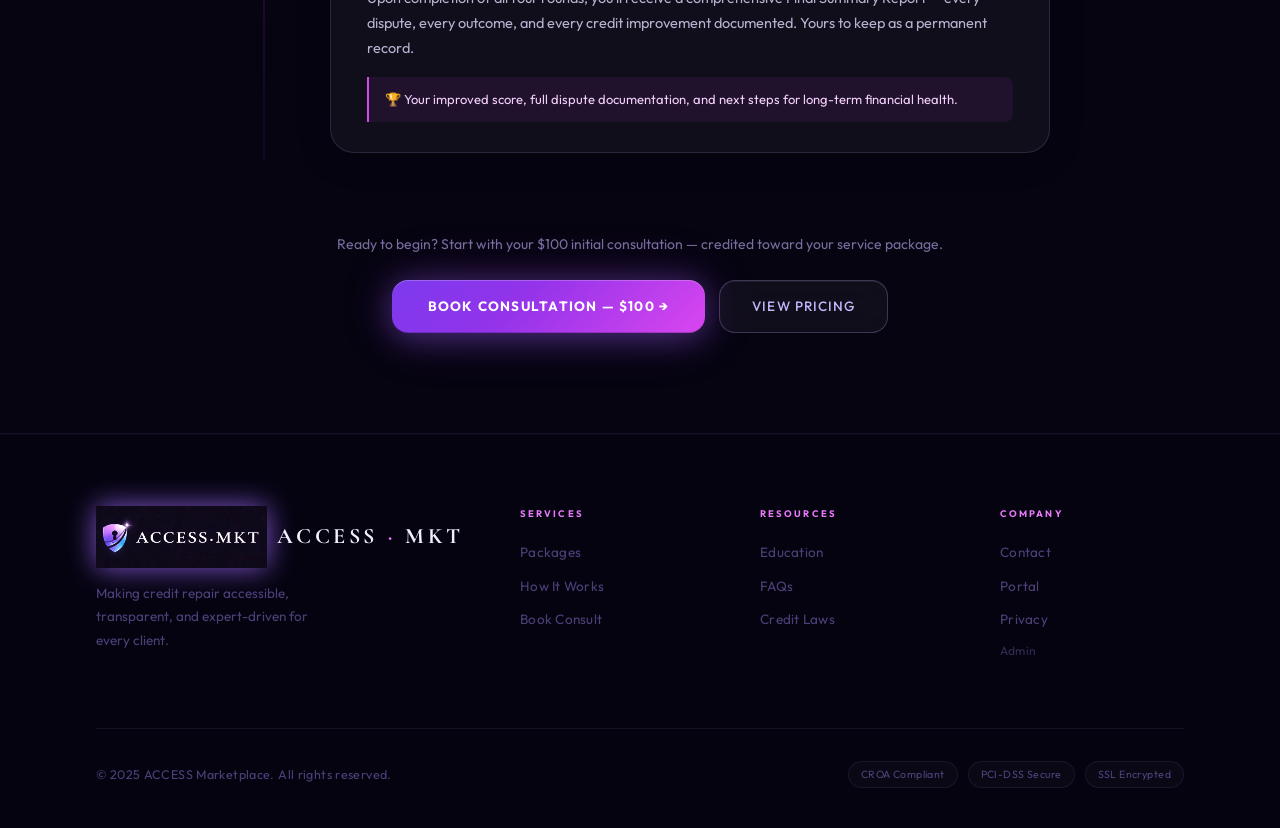
<file: process.html>
<!DOCTYPE html>
<html lang="en">
<head>
  <meta charset="UTF-8"/>
  <meta name="viewport" content="width=device-width, initial-scale=1.0"/>
  <title>How It Works — ACCESS Marketplace</title>
  <link rel="stylesheet" href="styles.css"/>
  <style>
    .metrics-row{display:grid;grid-template-columns:repeat(3,1fr);gap:20px;margin-bottom:80px}
    .met-card{padding:40px 28px;text-align:center}
    .met-num{font-family:'Cormorant Garamond',serif;font-size:60px;font-weight:700;line-height:1;background:linear-gradient(135deg,var(--p-100) 0%,var(--pk-300) 100%);-webkit-background-clip:text;-webkit-text-fill-color:transparent;background-clip:text;margin-bottom:10px}
    .met-label{font-size:13px;color:var(--text-300);font-weight:500;letter-spacing:.06em}
    .timeline-track{position:relative;max-width:820px;margin:0 auto}
    .timeline-track::before{content:'';position:absolute;left:33px;top:0;bottom:0;width:2px;background:linear-gradient(180deg,var(--p-400) 0%,rgba(217,70,239,.4) 50%,rgba(109,40,217,.1) 100%)}
    .tl-item{display:flex;gap:32px;margin-bottom:24px}
    .tl-bubble{width:68px;height:68px;border-radius:50%;display:flex;align-items:center;justify-content:center;font-family:'Cormorant Garamond',serif;font-size:24px;font-weight:700;color:white;flex-shrink:0;position:relative;z-index:2;background:linear-gradient(135deg,var(--p-500),var(--p-700));border:3px solid var(--ink);box-shadow:0 0 0 1px rgba(139,92,246,.35),0 0 20px rgba(109,40,217,.40),inset 0 1px 0 rgba(255,255,255,.15)}
    .tl-bubble.hl{background:linear-gradient(135deg,var(--p-400),#9333ea,var(--pk-400));box-shadow:0 0 0 1px rgba(217,70,239,.40),0 0 28px rgba(139,92,246,.55),inset 0 1px 0 rgba(255,255,255,.20)}
    .tl-card{flex:1;padding:30px 36px;border-radius:var(--r-lg);margin-bottom:8px;position:relative}
    .tl-card::before{content:'';position:absolute;left:-10px;top:28px;width:0;height:0;border-top:8px solid transparent;border-bottom:8px solid transparent;border-right:10px solid rgba(139,92,246,.18)}
    .tl-tag{font-size:10px;font-weight:700;letter-spacing:.18em;text-transform:uppercase;color:var(--pk-300);margin-bottom:8px}
    .tl-card h3{font-family:'Cormorant Garamond',serif;font-size:22px;font-weight:600;margin-bottom:12px;color:var(--text-100)}
    .tl-card p{font-size:14.5px;color:var(--text-200);line-height:1.75}
    .tl-note{margin-top:16px;padding:12px 16px;background:rgba(109,40,217,.10);border-left:2px solid var(--p-400);border-radius:0 8px 8px 0;font-size:13px;color:var(--p-100);line-height:1.6}
    .tl-note.pk{background:rgba(217,70,239,.08);border-left-color:var(--pk-400);color:var(--pk-100)}
  </style>
</head>
<body>
<nav>
  <a href="index.html" class="nav-logo"><img src="logo.png" class="nav-logo-img" alt="ACCESS MKT Logo"/></a>
  <ul class="nav-links">
    <li><a href="index.html">Home</a></li>
    <li><a href="services.html">Services</a></li>
    <li><a href="process.html" class="active">Process</a></li>
    <li><a href="education.html">Resources</a></li>
    <li><a href="contact.html">Contact</a></li>
    <li><a href="portal.html" class="nav-portal">Client Portal →</a></li>
  </ul>
</nav>

<div class="page-wrap">

  <div class="page-hero container anim">
    <div class="badge" style="margin:0 auto 24px;"><span class="badge-dot"></span> The 9-Step Expert Model</div>
    <h1 class="display" style="font-size:clamp(38px,5vw,68px);">How ACCESS Works</h1>
    <p class="lead" style="max-width:540px;margin:16px auto 0;">Our proven 9-step process guides you from sign-up to an improved credit score with full transparency and expert oversight at every stage.</p>
  </div>

  <section class="section">
    <div class="container">
      <div class="metrics-row">
        <div class="glass met-card anim anim-1"><div class="met-num">9</div><div class="met-label">Steps to Completion</div></div>
        <div class="glass met-card anim anim-2"><div class="met-num">4+</div><div class="met-label">Dispute Rounds</div></div>
        <div class="glass met-card anim anim-3"><div class="met-num">48h</div><div class="met-label">Expert Analysis Turnaround</div></div>
      </div>

      <div style="text-align:center;margin-bottom:56px;">
        <div class="eyebrow">Step by Step</div>
        <h2 class="heading">Your Complete Journey</h2>
        <p class="lead" style="margin-top:12px;max-width:500px;">Every service is tailored to the client — no one-size-fits-all solutions here.</p>
      </div>

      <div class="timeline-track">

        <div class="tl-item anim anim-1">
          <div class="tl-bubble">1</div>
          <div class="glass tl-card"><div class="tl-tag">Getting Started</div><h3>Create Your Account</h3><p>Sign up for your secure ACCESS Marketplace account. You immediately access the client portal where your entire journey — documents, updates, and reports — is managed.</p></div>
        </div>

        <div class="tl-item anim anim-2">
          <div class="tl-bubble">2</div>
          <div class="glass tl-card"><div class="tl-tag">Secure Setup</div><h3>Securely Upload Your Documents</h3><p>Using our encrypted intake form, upload your required credit documentation. ACCESS uses bank-level encryption to protect your sensitive financial information.</p><div class="tl-note">🔒 All documents are encrypted in transit and at rest — SSL + PCI-compliant infrastructure.</div></div>
        </div>

        <div class="tl-item anim anim-3">
          <div class="tl-bubble hl">3</div>
          <div class="glass tl-card"><div class="tl-tag">Initial Consultation — $100</div><h3>Schedule Your Expert Consultation</h3><p>Book through the integrated calendar system. Pay securely and sign your electronic consultation agreement and disclosure forms before the session begins.</p><div class="tl-note pk">✦ Your $100 consultation fee is credited toward your service package upon enrollment.</div></div>
        </div>

        <div class="tl-item anim anim-1">
          <div class="tl-bubble">4</div>
          <div class="glass tl-card"><div class="tl-tag">Expert Review</div><h3>Receive Your Expert Analysis</h3><p>Within 48 hours of your consultation, a certified expert delivers a comprehensive written analysis of your credit file — identifying all disputable trade lines with a strategy tailored specifically to you.</p></div>
        </div>

        <div class="tl-item anim anim-2">
          <div class="tl-bubble">5</div>
          <div class="glass tl-card"><div class="tl-tag">Your Choice</div><h3>Select Your Service Package</h3><p>Based on your expert's recommendations, choose your service package. All packages include four full dispute rounds. Transparent per-trade-line pricing — no upsells, no hidden charges.</p><div class="tl-note">📊 1–3 ($500) · 4–6 ($1,000) · 7–12 ($1,500) · 13–18 ($2,000) · 19+ ($2,500)</div></div>
        </div>

        <div class="tl-item anim anim-3">
          <div class="tl-bubble">6</div>
          <div class="glass tl-card"><div class="tl-tag">Official Enrollment</div><h3>Complete the On-Boarding Process</h3><p>Finalize your service agreement with an electronic signature, make your initial deposit, and complete all CROA compliance disclosures including your privacy acknowledgment and no-guarantee disclaimer.</p></div>
        </div>

        <div class="tl-item anim anim-1">
          <div class="tl-bubble hl">7</div>
          <div class="glass tl-card"><div class="tl-tag">Active Dispute Phase</div><h3>4 Rounds of Structured Disputes</h3><p>Your ACCESS expert performs at least four formal dispute rounds on your behalf, communicating directly with Equifax, Experian, and TransUnion. Each round uses strategic letters backed by documentation and federal law.</p><div class="tl-note pk">⚡ You don't contact any bureaus — we manage the entire process on your behalf from start to finish.</div></div>
        </div>

        <div class="tl-item anim anim-2">
          <div class="tl-bubble">8</div>
          <div class="glass tl-card"><div class="tl-tag">Stay Informed</div><h3>Receive Monthly Updates</h3><p>Throughout the dispute process you'll receive monthly status reports via your client portal. Track each trade line's progress, review bureau correspondence, and communicate with your ACCESS team at any time.</p></div>
        </div>

        <div class="tl-item anim anim-3">
          <div class="tl-bubble hl">9</div>
          <div class="glass tl-card"><div class="tl-tag">Completion</div><h3>Receive Your Final Summary Report</h3><p>Upon completion of all four rounds, you'll receive a comprehensive Final Summary Report — every dispute, every outcome, and every credit improvement documented. Yours to keep as a permanent record.</p><div class="tl-note pk">🏆 Your improved score, full dispute documentation, and next steps for long-term financial health.</div></div>
        </div>

      </div>

      <div style="margin-top:72px;text-align:center;">
        <p class="body-sm" style="margin-bottom:24px;">Ready to begin? Start with your $100 initial consultation — credited toward your service package.</p>
        <div style="display:flex;gap:14px;justify-content:center;flex-wrap:wrap;">
          <a href="portal.html" class="btn-accent">Book Consultation — $100 →</a>
          <a href="services.html" class="btn-secondary">View Pricing</a>
        </div>
      </div>
    </div>
  </section>

</div>

<footer>
  <div class="footer-inner">
    <div class="footer-grid">
      <div><a href="index.html" class="nav-logo" style="font-size:22px;"><img src="logo.png" class="nav-logo-img" alt="ACCESS MKT Logo"/>ACCESS<span class="dot">·</span>MKT</a><p class="footer-brand-desc">Making credit repair accessible, transparent, and expert-driven for every client.</p></div>
      <div><div class="footer-col-title">Services</div><div class="footer-col"><a href="services.html">Packages</a><a href="process.html">How It Works</a><a href="portal.html">Book Consult</a></div></div>
      <div><div class="footer-col-title">Resources</div><div class="footer-col"><a href="education.html">Education</a><a href="education.html">FAQs</a><a href="education.html">Credit Laws</a></div></div>
      <div><div class="footer-col-title">Company</div><div class="footer-col"><a href="contact.html">Contact</a><a href="portal.html">Portal</a><a href="#">Privacy</a><a href="admin.html" style="margin-top:8px;color:rgba(167,139,250,.30);font-size:12px;">Admin</a></div></div>
    </div>
    <div class="footer-bottom"><p>&copy; 2025 ACCESS Marketplace. All rights reserved.</p><div class="trust-chips"><span class="trust-chip">CROA Compliant</span><span class="trust-chip">PCI-DSS Secure</span><span class="trust-chip">SSL Encrypted</span></div></div>
  </div>
</footer>
</body>
</html>
</file>
<file: styles.css>
@import url('https://fonts.googleapis.com/css2?family=Cormorant+Garamond:ital,wght@0,300;0,400;0,600;0,700;1,400;1,600&family=Outfit:wght@300;400;500;600;700&display=swap');

/* ============================================================
   DESIGN SYSTEM — ACCESS MARKETPLACE
   Palette: Deep Purple · Royal Purple · Violet · Whisper Pink
   ============================================================ */

:root {
  --ink:        #060411;
  --ink-2:      #0c0820;
  --ink-3:      #120d2e;
  --p-900:      #2e1065;
  --p-700:      #4c1d95;
  --p-600:      #5b21b6;
  --p-500:      #6d28d9;
  --p-400:      #7c3aed;
  --p-300:      #8b5cf6;
  --p-200:      #a78bfa;
  --p-100:      #c4b5fd;
  --p-50:       #ede9fe;
  --pk-400:     #d946ef;
  --pk-300:     #e879f9;
  --pk-100:     #f5d0fe;
  --pk-glow:    rgba(217, 70, 239, 0.18);
  --glass-0:    rgba(255, 255, 255, 0.025);
  --glass-1:    rgba(255, 255, 255, 0.045);
  --glass-2:    rgba(255, 255, 255, 0.07);
  --glass-3:    rgba(255, 255, 255, 0.10);
  --border-0:   rgba(196, 181, 253, 0.08);
  --border-1:   rgba(196, 181, 253, 0.15);
  --border-2:   rgba(196, 181, 253, 0.25);
  --border-3:   rgba(196, 181, 253, 0.40);
  --text-100:   #f2eeff;
  --text-200:   rgba(228, 219, 255, 0.80);
  --text-300:   rgba(196, 181, 253, 0.60);
  --text-400:   rgba(167, 139, 250, 0.45);
  --glow-p:     rgba(109, 40, 217, 0.45);
  --glow-p-sm:  rgba(109, 40, 217, 0.25);
  --glow-pk:    rgba(232, 121, 249, 0.30);
  --nav-h: 88px;
  --r-sm: 10px;
  --r-md: 16px;
  --r-lg: 24px;
  --r-xl: 32px;
}

*, *::before, *::after { box-sizing: border-box; margin: 0; padding: 0; }
html { scroll-behavior: smooth; }

body {
  background: var(--ink);
  color: var(--text-100);
  font-family: 'Outfit', sans-serif;
  font-weight: 400;
  line-height: 1.65;
  min-height: 100vh;
  overflow-x: hidden;
}

/* Multi-layer atmospheric depth */
body::before {
  content: '';
  position: fixed;
  inset: 0;
  background:
    radial-gradient(ellipse 90% 60% at 15% 0%,   rgba(76,29,149,0.30) 0%, transparent 55%),
    radial-gradient(ellipse 70% 50% at 85% 100%,  rgba(109,40,217,0.22) 0%, transparent 55%),
    radial-gradient(ellipse 50% 70% at 50% 40%,   rgba(46,16,101,0.15) 0%, transparent 65%),
    radial-gradient(ellipse 40% 30% at 80% 20%,   rgba(217,70,239,0.07) 0%, transparent 50%);
  pointer-events: none;
  z-index: 0;
}

/* Subtle grid overlay */
body::after {
  content: '';
  position: fixed;
  inset: 0;
  background-image:
    linear-gradient(rgba(139,92,246,0.025) 1px, transparent 1px),
    linear-gradient(90deg, rgba(139,92,246,0.025) 1px, transparent 1px);
  background-size: 72px 72px;
  pointer-events: none;
  z-index: 0;
}

/* ================================================================
   NAVIGATION
   ================================================================ */
nav {
  position: fixed;
  top: 0; left: 0; right: 0;
  height: var(--nav-h);
  z-index: 1000;
  display: flex;
  align-items: center;
  justify-content: space-between;
  padding: 0 56px;
  background: rgba(6, 4, 17, 0.80);
  backdrop-filter: blur(32px) saturate(200%);
  -webkit-backdrop-filter: blur(32px) saturate(200%);
  border-bottom: 1px solid var(--border-0);
  box-shadow:
    inset 0 1px 0 rgba(139,92,246,0.10),
    0 4px 40px rgba(0,0,0,0.45);
}

.nav-logo {
  font-family: 'Cormorant Garamond', serif;
  font-size: 26px;
  font-weight: 700;
  color: var(--text-100);
  text-decoration: none;
  letter-spacing: 0.16em;
  text-transform: uppercase;
  transition: color 0.2s;
  display: flex;
  align-items: center;
  gap: 10px;
}

.nav-logo-img {
  height: 62px;
  width: auto;
  object-fit: contain;
  mix-blend-mode: lighten;
  filter: drop-shadow(0 0 14px rgba(139,92,246,0.80)) brightness(1.15);
  flex-shrink: 0;
}

.nav-logo .dot {
  color: var(--pk-300);
  text-shadow: 0 0 14px var(--pk-glow), 0 0 28px var(--pk-glow);
}

.nav-links {
  display: flex;
  align-items: center;
  gap: 4px;
  list-style: none;
}

.nav-links li a {
  position: relative;
  display: inline-flex;
  align-items: center;
  color: var(--text-300);
  text-decoration: none;
  font-size: 12.5px;
  font-weight: 500;
  letter-spacing: 0.10em;
  text-transform: uppercase;
  padding: 9px 16px;
  border-radius: var(--r-sm);
  transition: color 0.25s, background 0.25s;
}

/* Sliding underline */
.nav-links li a::after {
  content: '';
  position: absolute;
  bottom: 5px;
  left: 16px;
  right: 16px;
  height: 1px;
  background: linear-gradient(90deg, var(--p-300), var(--pk-300));
  transform: scaleX(0);
  transform-origin: center;
  transition: transform 0.3s cubic-bezier(.4,0,.2,1);
  border-radius: 2px;
}

.nav-links li a:hover,
.nav-links li a.active {
  color: var(--p-100);
  background: rgba(139,92,246,0.07);
}

.nav-links li a:hover::after,
.nav-links li a.active::after {
  transform: scaleX(1);
}

/* Portal CTA button */
.nav-portal {
  display: inline-flex;
  align-items: center;
  gap: 8px;
  padding: 9px 20px;
  border-radius: var(--r-sm);
  font-size: 12.5px;
  font-weight: 600;
  letter-spacing: 0.08em;
  text-transform: uppercase;
  color: var(--p-100) !important;
  text-decoration: none;
  background: var(--glass-1) !important;
  border: 1px solid var(--border-2) !important;
  backdrop-filter: blur(8px);
  transition: all 0.3s;
  box-shadow: inset 0 1px 0 rgba(255,255,255,0.06);
}

.nav-portal::after { display: none !important; }

.nav-portal:hover {
  background: var(--glass-2) !important;
  border-color: rgba(139,92,246,0.45) !important;
  color: white !important;
  box-shadow:
    inset 0 1px 0 rgba(255,255,255,0.10),
    0 0 20px rgba(109,40,217,0.20) !important;
  transform: none;
}

/* ================================================================
   BUTTONS
   ================================================================ */

/* Primary — deep purple shimmer */
.btn-primary {
  display: inline-flex;
  align-items: center;
  justify-content: center;
  gap: 10px;
  position: relative;
  padding: 14px 34px;
  border: none;
  border-radius: var(--r-md);
  font-family: 'Outfit', sans-serif;
  font-size: 13.5px;
  font-weight: 600;
  letter-spacing: 0.08em;
  text-transform: uppercase;
  color: white;
  text-decoration: none;
  cursor: pointer;
  overflow: hidden;
  background: linear-gradient(135deg, var(--p-500) 0%, var(--p-700) 60%, #3b0764 100%);
  box-shadow:
    inset 0 1px 0 rgba(196,181,253,0.22),
    inset 0 -1px 0 rgba(0,0,0,0.35),
    0 4px 24px rgba(109,40,217,0.30),
    0 1px 4px rgba(0,0,0,0.5);
  transition: transform 0.3s cubic-bezier(.4,0,.2,1), box-shadow 0.3s;
}

.btn-primary::before {
  content: '';
  position: absolute;
  inset: 0;
  background: linear-gradient(105deg, transparent 30%, rgba(255,255,255,0.13) 50%, transparent 70%);
  transform: translateX(-100%);
  transition: transform 0.55s ease;
}

.btn-primary:hover::before { transform: translateX(100%); }

.btn-primary:hover {
  transform: translateY(-2px);
  box-shadow:
    inset 0 1px 0 rgba(196,181,253,0.28),
    inset 0 -1px 0 rgba(0,0,0,0.35),
    0 8px 36px rgba(109,40,217,0.50),
    0 2px 8px rgba(0,0,0,0.4);
}

.btn-primary:active { transform: translateY(0px); }

/* Secondary — glass panel */
.btn-secondary {
  display: inline-flex;
  align-items: center;
  justify-content: center;
  gap: 10px;
  position: relative;
  padding: 13px 32px;
  border-radius: var(--r-md);
  font-family: 'Outfit', sans-serif;
  font-size: 13.5px;
  font-weight: 500;
  letter-spacing: 0.08em;
  text-transform: uppercase;
  color: var(--p-100);
  text-decoration: none;
  cursor: pointer;
  background: var(--glass-1);
  border: 1px solid var(--border-2);
  backdrop-filter: blur(16px);
  transition: all 0.3s cubic-bezier(.4,0,.2,1);
  box-shadow: inset 0 1px 0 rgba(255,255,255,0.06);
}

.btn-secondary:hover {
  background: var(--glass-2);
  border-color: var(--border-3);
  color: white;
  transform: translateY(-2px);
  box-shadow:
    inset 0 1px 0 rgba(255,255,255,0.10),
    0 6px 28px rgba(0,0,0,0.3),
    0 0 0 1px rgba(139,92,246,0.18);
}

/* Accent — violet-to-pink gradient */
.btn-accent {
  display: inline-flex;
  align-items: center;
  justify-content: center;
  gap: 10px;
  position: relative;
  padding: 15px 36px;
  border: none;
  border-radius: var(--r-md);
  font-family: 'Outfit', sans-serif;
  font-size: 13.5px;
  font-weight: 700;
  letter-spacing: 0.09em;
  text-transform: uppercase;
  color: white;
  text-decoration: none;
  cursor: pointer;
  overflow: hidden;
  background: linear-gradient(135deg, var(--p-400) 0%, #9333ea 40%, var(--pk-400) 100%);
  box-shadow:
    inset 0 1px 0 rgba(255,255,255,0.22),
    inset 0 -1px 0 rgba(0,0,0,0.2),
    0 4px 32px rgba(139,92,246,0.45),
    0 0 60px rgba(217,70,239,0.15);
  transition: transform 0.3s cubic-bezier(.4,0,.2,1), box-shadow 0.3s;
}

.btn-accent::before {
  content: '';
  position: absolute;
  inset: 0;
  background: linear-gradient(105deg, transparent 30%, rgba(255,255,255,0.18) 50%, transparent 70%);
  transform: translateX(-100%);
  transition: transform 0.55s ease;
}

.btn-accent:hover::before { transform: translateX(100%); }

.btn-accent:hover {
  transform: translateY(-3px);
  box-shadow:
    inset 0 1px 0 rgba(255,255,255,0.28),
    inset 0 -1px 0 rgba(0,0,0,0.2),
    0 12px 48px rgba(139,92,246,0.60),
    0 0 70px rgba(217,70,239,0.25);
}

.btn-accent:active { transform: translateY(0); }

/* Ghost */
.btn-ghost {
  display: inline-flex;
  align-items: center;
  justify-content: center;
  gap: 8px;
  padding: 11px 24px;
  border-radius: var(--r-md);
  font-family: 'Outfit', sans-serif;
  font-size: 13px;
  font-weight: 500;
  letter-spacing: 0.06em;
  text-transform: uppercase;
  color: var(--text-300);
  text-decoration: none;
  cursor: pointer;
  background: transparent;
  border: 1px solid var(--border-1);
  transition: all 0.25s;
}

.btn-ghost:hover {
  border-color: var(--border-2);
  color: var(--p-100);
  background: var(--glass-0);
}

/* ================================================================
   GLASS CARDS
   ================================================================ */
.glass {
  background: var(--glass-1);
  border: 1px solid var(--border-1);
  border-radius: var(--r-lg);
  backdrop-filter: blur(20px) saturate(160%);
  -webkit-backdrop-filter: blur(20px) saturate(160%);
  box-shadow:
    inset 0 1px 0 rgba(255,255,255,0.07),
    0 4px 32px rgba(0,0,0,0.25);
  transition: all 0.35s cubic-bezier(.4,0,.2,1);
}

.glass:hover {
  background: var(--glass-2);
  border-color: var(--border-2);
  box-shadow:
    inset 0 1px 0 rgba(255,255,255,0.10),
    0 8px 48px rgba(0,0,0,0.30),
    0 0 0 1px rgba(139,92,246,0.08);
  transform: translateY(-3px);
}

.glass.static:hover { transform: none; }

.glass-accent {
  background: linear-gradient(145deg, rgba(109,40,217,0.10), rgba(76,29,149,0.05));
  border-color: rgba(139,92,246,0.28);
  box-shadow:
    inset 0 1px 0 rgba(196,181,253,0.10),
    0 0 48px rgba(109,40,217,0.10),
    0 4px 32px rgba(0,0,0,0.25);
}

/* ================================================================
   LAYOUT
   ================================================================ */
.page-wrap {
  position: relative;
  z-index: 1;
  padding-top: var(--nav-h);
}

.container {
  max-width: 1200px;
  margin: 0 auto;
  padding: 0 56px;
}

section.section { padding: 100px 0; }

/* ================================================================
   TYPOGRAPHY
   ================================================================ */
.eyebrow {
  display: inline-flex;
  align-items: center;
  gap: 12px;
  font-size: 10.5px;
  font-weight: 700;
  letter-spacing: 0.24em;
  text-transform: uppercase;
  color: var(--pk-300);
  margin-bottom: 18px;
}

.eyebrow::before,
.eyebrow::after {
  content: '';
  display: block;
  width: 24px;
  height: 1px;
}

.eyebrow::before { background: linear-gradient(90deg, transparent, var(--pk-300)); }
.eyebrow::after  { background: linear-gradient(90deg, var(--pk-300), transparent); }

h1.display {
  font-family: 'Cormorant Garamond', serif;
  font-size: clamp(44px, 6vw, 80px);
  font-weight: 700;
  line-height: 1.05;
  color: var(--text-100);
  letter-spacing: -0.01em;
}

h2.heading {
  font-family: 'Cormorant Garamond', serif;
  font-size: clamp(30px, 4vw, 52px);
  font-weight: 600;
  line-height: 1.12;
  color: var(--text-100);
}

h3.subheading {
  font-family: 'Cormorant Garamond', serif;
  font-size: clamp(20px, 2.5vw, 26px);
  font-weight: 600;
  line-height: 1.2;
  color: var(--text-100);
}

.lead {
  font-size: 17px;
  color: var(--text-200);
  line-height: 1.8;
  font-weight: 300;
}

.body-sm { font-size: 14px; color: var(--text-300); line-height: 1.7; }

.grad {
  background: linear-gradient(135deg, var(--p-100) 0%, var(--p-200) 45%, var(--pk-300) 100%);
  -webkit-background-clip: text;
  -webkit-text-fill-color: transparent;
  background-clip: text;
}

/* ================================================================
   BADGE / PILL
   ================================================================ */
.badge {
  display: inline-flex;
  align-items: center;
  gap: 8px;
  padding: 6px 16px 6px 10px;
  background: rgba(109,40,217,0.12);
  border: 1px solid rgba(139,92,246,0.22);
  border-radius: 100px;
  font-size: 11.5px;
  font-weight: 500;
  letter-spacing: 0.06em;
  color: var(--p-100);
  backdrop-filter: blur(8px);
  box-shadow: inset 0 1px 0 rgba(255,255,255,0.05);
}

.badge-dot {
  width: 6px;
  height: 6px;
  border-radius: 50%;
  background: var(--pk-300);
  box-shadow: 0 0 8px var(--pk-300), 0 0 16px var(--pk-glow);
  animation: throb 2.5s ease-in-out infinite;
  flex-shrink: 0;
}

@keyframes throb {
  0%, 100% { transform: scale(1); opacity: 1; }
  50% { transform: scale(0.65); opacity: 0.5; }
}

/* ================================================================
   DIVIDER
   ================================================================ */
.divider {
  height: 1px;
  background: linear-gradient(90deg,
    transparent 0%,
    var(--border-0) 20%,
    rgba(217,70,239,0.10) 50%,
    var(--border-0) 80%,
    transparent 100%);
}

/* ================================================================
   FOOTER
   ================================================================ */
footer {
  position: relative;
  z-index: 1;
  padding: 72px 0 40px;
  background: rgba(6,4,17,0.85);
  backdrop-filter: blur(28px);
  border-top: 1px solid var(--border-0);
  box-shadow: inset 0 1px 0 rgba(139,92,246,0.06);
}

.footer-inner {
  max-width: 1200px;
  margin: 0 auto;
  padding: 0 56px;
}

.footer-grid {
  display: grid;
  grid-template-columns: 2fr 1fr 1fr 1fr;
  gap: 56px;
  margin-bottom: 56px;
}

.footer-brand-desc {
  color: var(--text-400);
  font-size: 13.5px;
  line-height: 1.75;
  margin-top: 14px;
  max-width: 240px;
}

.footer-col-title {
  font-size: 9.5px;
  font-weight: 700;
  letter-spacing: 0.22em;
  text-transform: uppercase;
  color: var(--pk-300);
  margin-bottom: 20px;
}

.footer-col a {
  display: flex;
  align-items: center;
  gap: 0;
  color: var(--text-400);
  text-decoration: none;
  font-size: 13.5px;
  margin-bottom: 11px;
  letter-spacing: 0.02em;
  transition: color 0.2s, gap 0.2s;
}

.footer-col a::before {
  content: '›';
  opacity: 0;
  width: 0;
  overflow: hidden;
  color: var(--pk-300);
  transition: opacity 0.2s, width 0.2s;
}

.footer-col a:hover {
  color: var(--p-100);
}

.footer-col a:hover::before {
  opacity: 1;
  width: 14px;
}

.footer-bottom {
  padding-top: 32px;
  border-top: 1px solid var(--border-0);
  display: flex;
  justify-content: space-between;
  align-items: center;
}

.footer-bottom p { color: var(--text-400); font-size: 12.5px; letter-spacing: 0.03em; }

.trust-chips {
  display: flex;
  gap: 10px;
}

.trust-chip {
  padding: 4px 12px;
  background: var(--glass-0);
  border: 1px solid var(--border-0);
  border-radius: 100px;
  font-size: 10.5px;
  color: var(--text-400);
  letter-spacing: 0.04em;
}

/* ================================================================
   PAGE HERO
   ================================================================ */
.page-hero {
  padding: 100px 0 72px;
  text-align: center;
}

/* ================================================================
   ANIMATIONS
   ================================================================ */
@keyframes fadeUp {
  from { opacity: 0; transform: translateY(30px); }
  to   { opacity: 1; transform: translateY(0); }
}

.anim  { animation: fadeUp 0.75s cubic-bezier(.4,0,.2,1) both; }
.anim-1 { animation-delay: 0.08s; }
.anim-2 { animation-delay: 0.18s; }
.anim-3 { animation-delay: 0.28s; }
.anim-4 { animation-delay: 0.38s; }
.anim-5 { animation-delay: 0.48s; }

/* ================================================================
   FORM FIELDS
   ================================================================ */
.field-label {
  display: block;
  font-size: 11px;
  font-weight: 600;
  letter-spacing: 0.10em;
  text-transform: uppercase;
  color: var(--text-300);
  margin-bottom: 8px;
}

.field {
  width: 100%;
  background: rgba(12, 8, 32, 0.65);
  border: 1px solid var(--border-1);
  border-radius: var(--r-sm);
  padding: 13px 16px;
  font-family: 'Outfit', sans-serif;
  font-size: 14.5px;
  color: var(--text-100);
  outline: none;
  transition: border-color 0.25s, box-shadow 0.25s;
  resize: vertical;
  appearance: none;
  -webkit-appearance: none;
}

.field::placeholder { color: var(--text-400); }

.field:focus {
  border-color: rgba(139,92,246,0.55);
  box-shadow:
    0 0 0 3px rgba(109,40,217,0.10),
    inset 0 1px 0 rgba(255,255,255,0.03);
}

.field option { background: #120d2e; color: var(--text-100); }

/* ================================================================
   RESPONSIVE
   ================================================================ */
@media (max-width: 960px) {
  nav { padding: 0 24px; }
  .nav-links { display: none; }
  .container { padding: 0 24px; }
  .footer-grid { grid-template-columns: 1fr 1fr; gap: 32px; }
  .footer-inner { padding: 0 24px; }
  .page-hero { padding: 72px 0 48px; }
}
</file>
